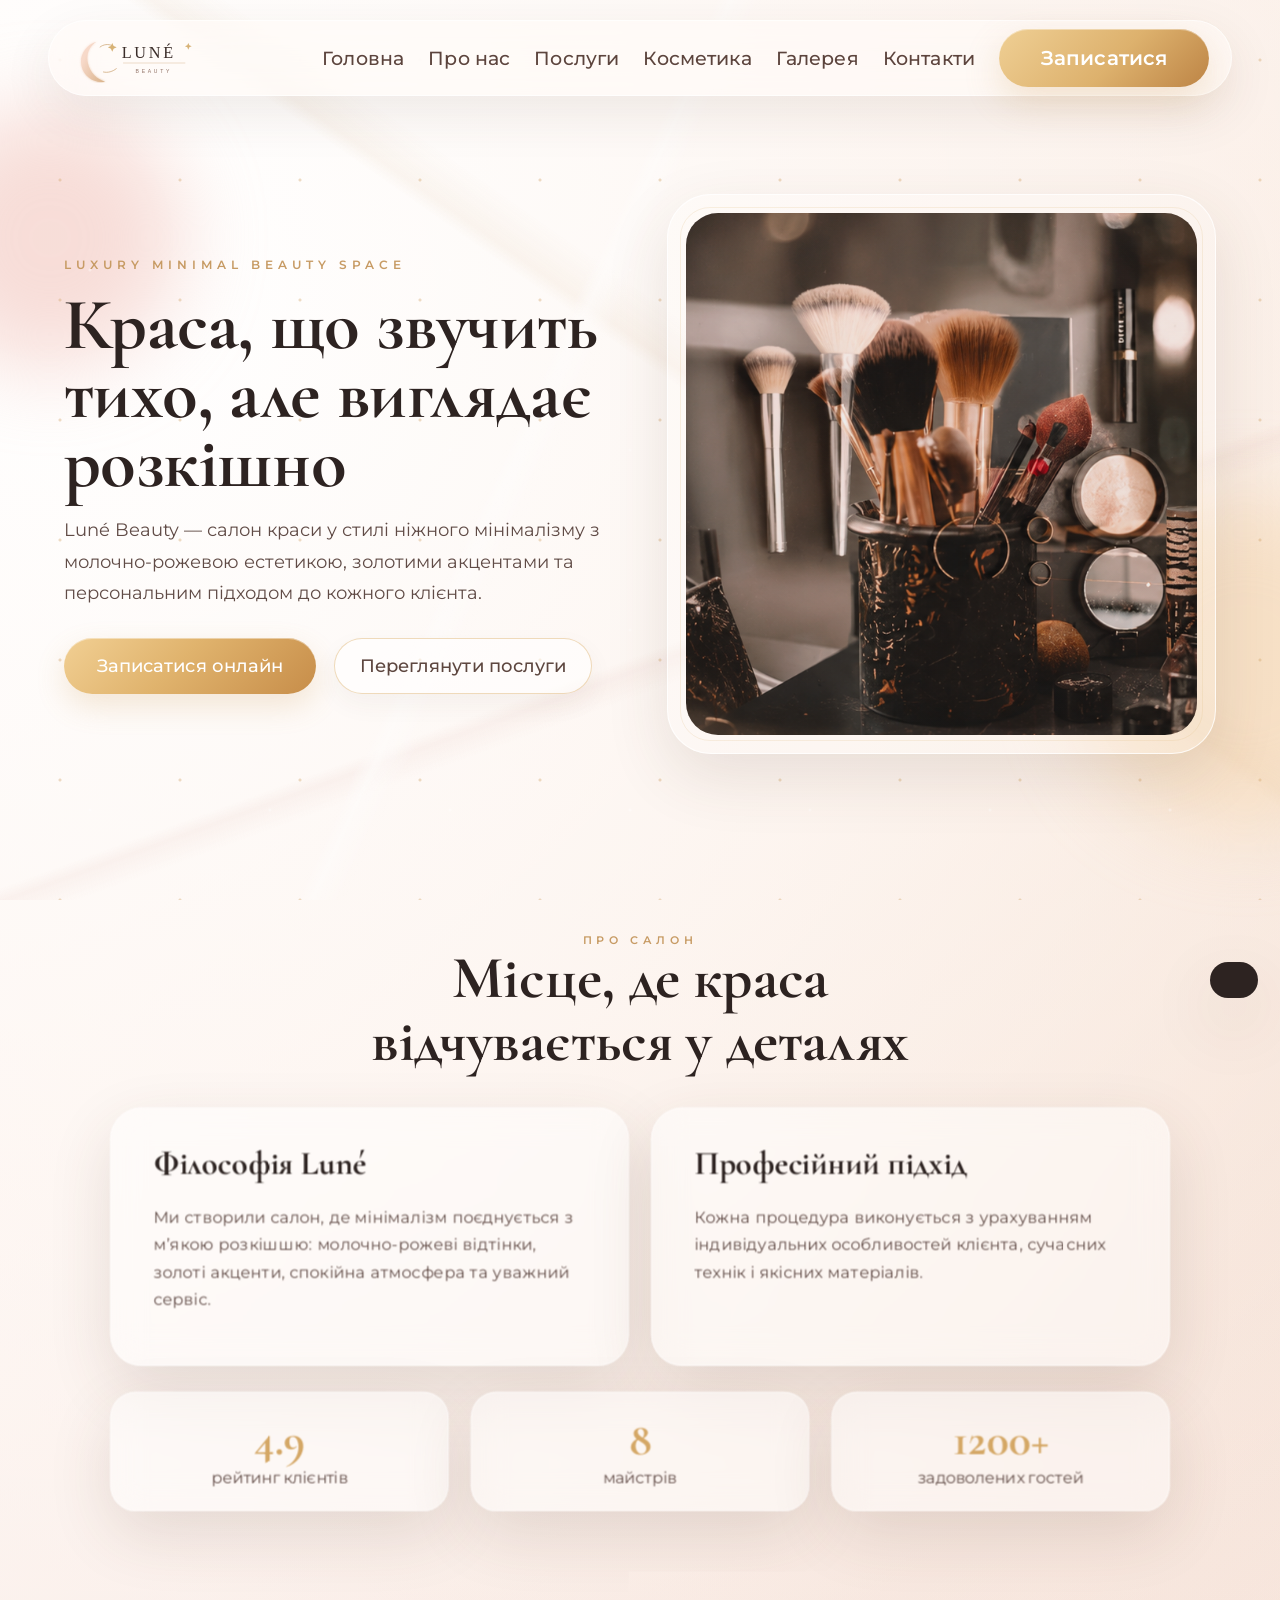
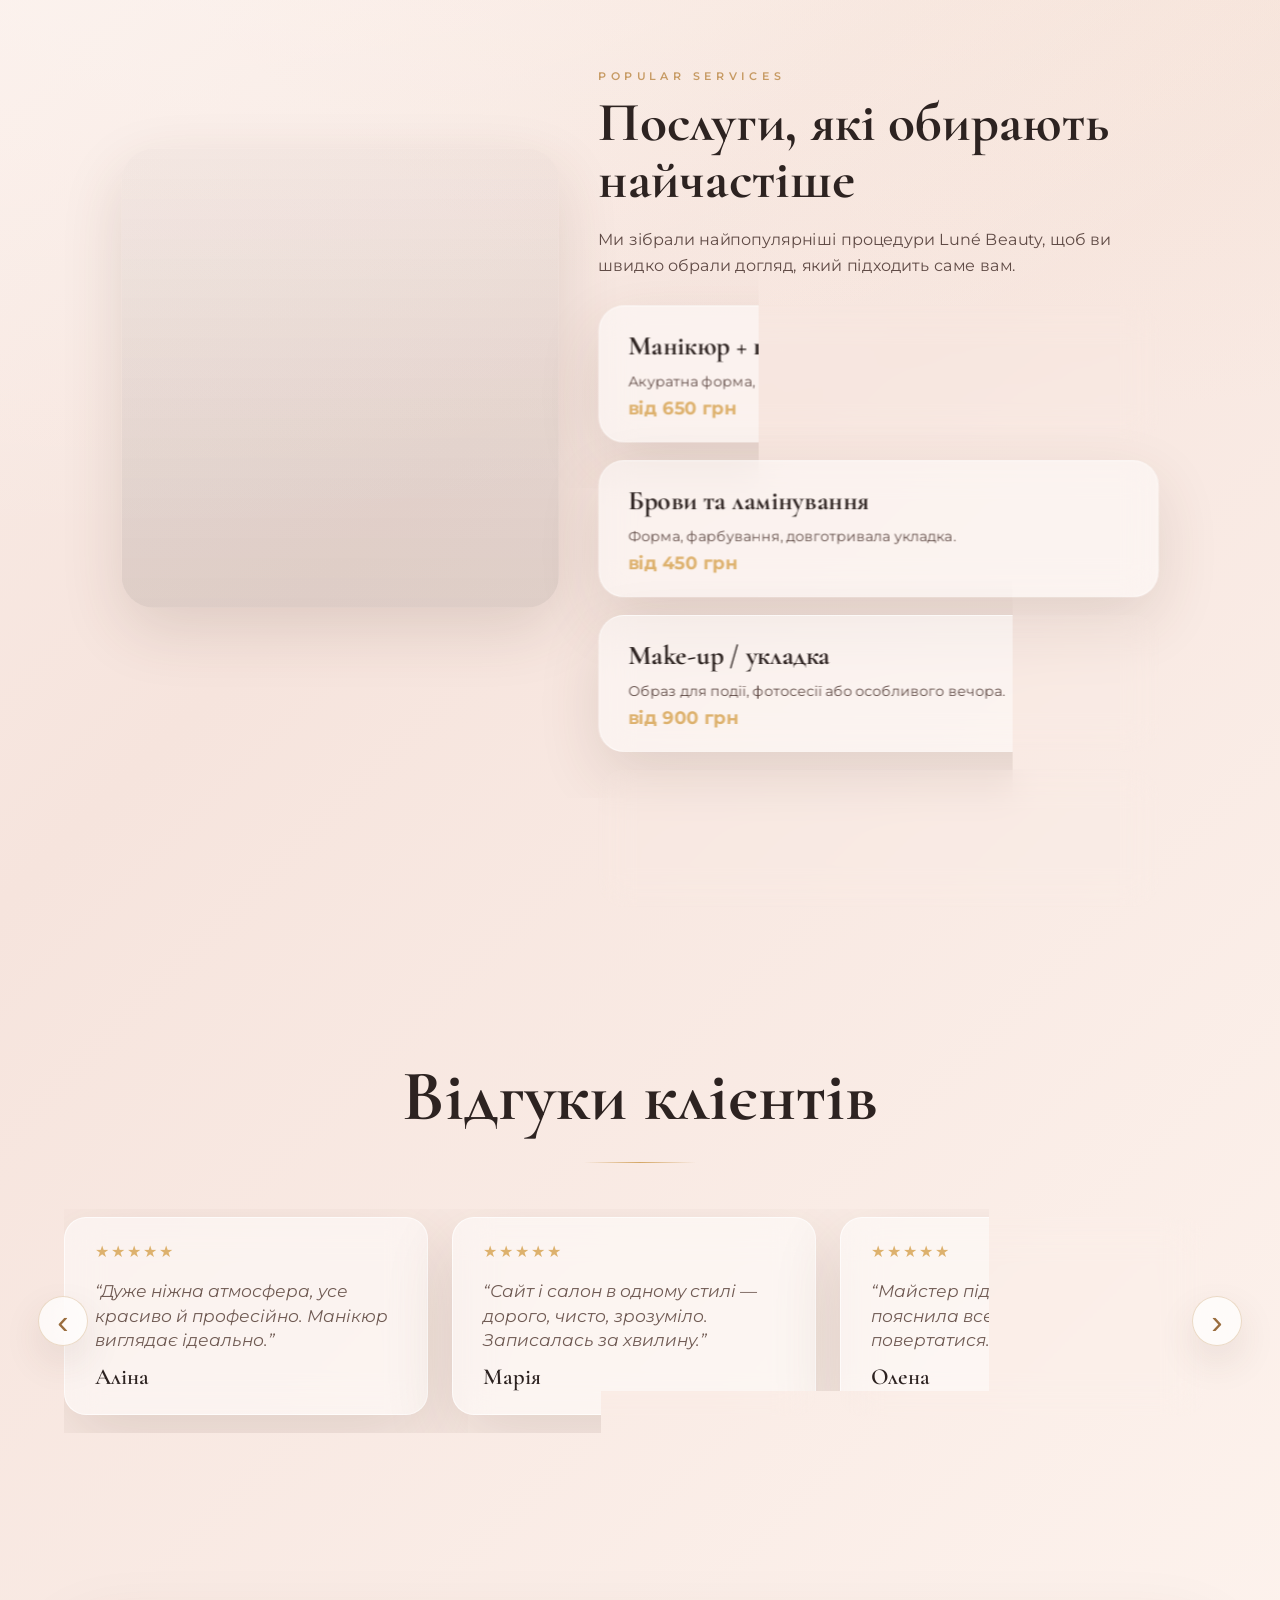
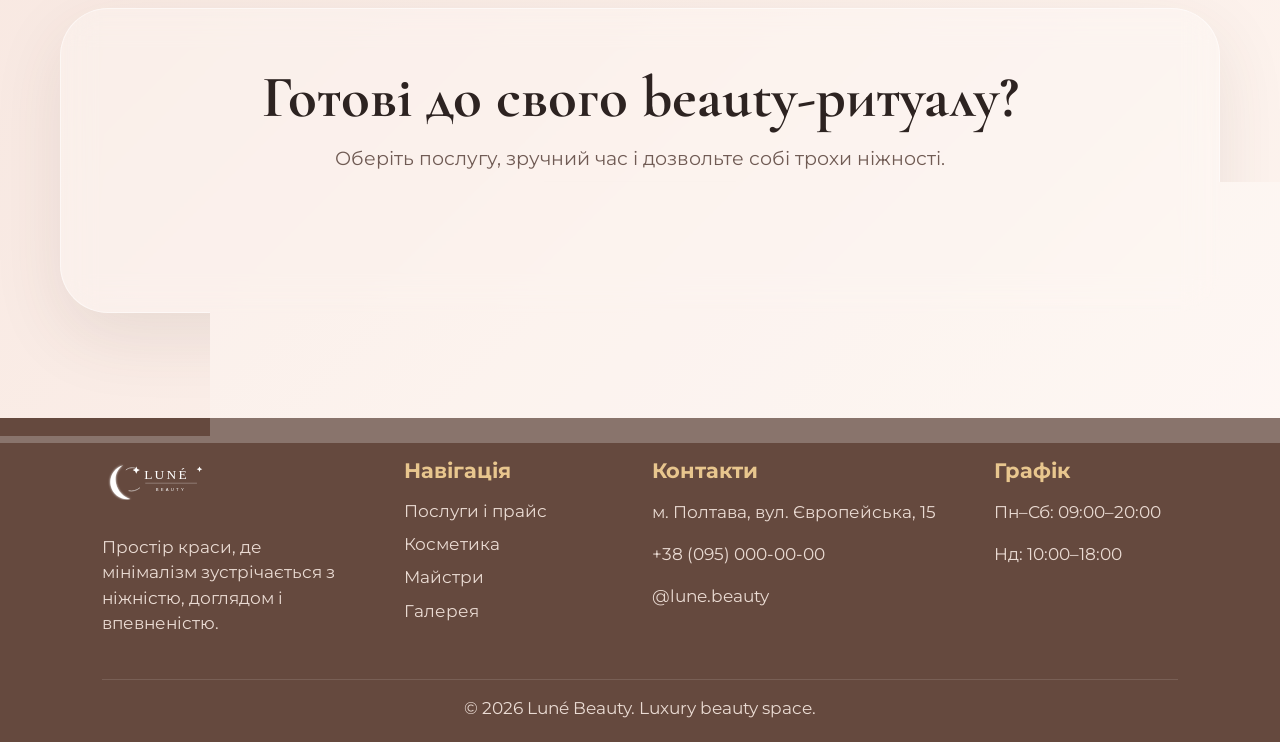
<file: index.html>
<!DOCTYPE html><html lang="uk"><head><meta charset="UTF-8"><meta name="viewport" content="width=device-width, initial-scale=1.0"><title>Luné Beauty — преміальний салон краси</title><link rel="stylesheet" href="style.css"></head><body><div class="marble"></div><div class="orb one"></div><div class="orb two"></div><div class="sparkles"></div><div class="cursor-glow"></div><div class="preloader">
  <div class="preloader-aura"></div>
  <div class="preloader-stars">
    <span></span><span></span><span></span><span></span><span></span>
  </div>
  <div class="preloader-box">
    <div class="preloader-moon-wrap">
      <img src="images/moon-icon.svg" alt="Luné moon">
    </div>
    <h2>LUNÉ BEAUTY</h2>
    <p>ПРОСТІР КРАСИ</p>
    <div class="preloader-line"><span></span></div>
  </div>
</div><header class="header">
  <a class="logo" href="index.html"><img src="images/logo.svg" alt="Luné Beauty"></a>
  <button class="menu-btn" aria-label="Відкрити меню"><span></span><span></span><span></span></button>
  <nav class="nav">
    <a href="index.html">Головна</a>
    <a href="about.html">Про нас</a>
    <a href="services.html">Послуги</a>
    <a href="cosmetics.html">Косметика</a>
    <a href="gallery.html">Галерея</a>
    <a href="contacts.html">Контакти</a>
    <a class="btn nav-book" href="booking.html">Записатися</a>
  </nav>
</header>
<main class="home-main">
  <section class="hero hero-final">
    <div class="hero-copy reveal">
      <span class="eyebrow">Luxury minimal beauty space</span>
      <h1>Краса, що звучить тихо, але виглядає розкішно</h1>
      <p>Luné Beauty — салон краси у стилі ніжного мінімалізму з молочно-рожевою естетикою, золотими акцентами та персональним підходом до кожного клієнта.</p>
      <div class="hero-actions">
        <a class="btn" href="booking.html">Записатися онлайн</a>
        <a class="btn ghost" href="services.html">Переглянути послуги</a>
      </div>
    </div>
    <div class="hero-card hero-slider reveal" aria-label="Слайд-шоу салону">
      <div class="hero-slide active s1"></div>
      <div class="hero-slide s2"></div>
      <div class="hero-slide s3"></div>
      <div class="hero-slide s4"></div>
      <div class="hero-slide s5"></div>
    </div>
  </section>

  <section class="section about-home">
    <div class="about-title reveal">
      <span class="eyebrow">Про салон</span>
      <h2>Місце, де краса<br>відчувається у деталях</h2>
    </div>
    <div class="about-cards">
      <article class="glass reveal">
        <h3>Філософія Luné</h3>
        <p>Ми створили салон, де мінімалізм поєднується з м’якою розкішшю: молочно-рожеві відтінки, золоті акценти, спокійна атмосфера та уважний сервіс.</p>
      </article>
      <article class="glass reveal">
        <h3>Професійний підхід</h3>
        <p>Кожна процедура виконується з урахуванням індивідуальних особливостей клієнта, сучасних технік і якісних матеріалів.</p>
      </article>
    </div>
    <div class="stats-row reveal">
      <div class="glass stat"><strong>4.9</strong><span>рейтинг клієнтів</span></div>
      <div class="glass stat"><strong>8</strong><span>майстрів</span></div>
      <div class="glass stat"><strong>1200+</strong><span>задоволених гостей</span></div>
    </div>
  </section>

  <section class="section services-home">
    <div class="services-photo reveal"></div>
    <div class="services-content reveal">
      <span class="eyebrow">Popular services</span>
      <h2>Послуги, які обирають найчастіше</h2>
      <p class="section-text">Ми зібрали найпопулярніші процедури Luné Beauty, щоб ви швидко обрали догляд, який підходить саме вам.</p>
      <div class="service-list">
        <article class="glass service-row"><h3>Манікюр + покриття</h3><p>Акуратна форма, догляд, гель-лак.</p><div class="price">від 650 грн</div></article>
        <article class="glass service-row"><h3>Брови та ламінування</h3><p>Форма, фарбування, довготривала укладка.</p><div class="price">від 450 грн</div></article>
        <article class="glass service-row"><h3>Make-up / укладка</h3><p>Образ для події, фотосесії або особливого вечора.</p><div class="price">від 900 грн</div></article>
        <article class="glass service-row"><h3>Догляд за обличчям</h3><p>Зволоження, масаж, делікатні процедури.</p><div class="price">від 800 грн</div></article>
      </div>
    </div>
  </section>

  <section class="section reviews-home">
    <div class="reviews-title reveal"><h2>Відгуки клієнтів</h2><span></span></div>
    <div class="reviews-wrap reveal">
      <button class="slider-btn prev" aria-label="Попередній відгук">‹</button>
      <div class="reviews-track">
        <article class="glass review-card"><div class="stars">★★★★★</div><p>“Дуже ніжна атмосфера, усе красиво й професійно. Манікюр виглядає ідеально.”</p><h3>Аліна</h3></article>
        <article class="glass review-card"><div class="stars">★★★★★</div><p>“Сайт і салон в одному стилі — дорого, чисто, зрозуміло. Записалась за хвилину.”</p><h3>Марія</h3></article>
        <article class="glass review-card"><div class="stars">★★★★★</div><p>“Майстер підібрала догляд, пояснила все спокійно. Хочеться повертатися.”</p><h3>Олена</h3></article>
        <article class="glass review-card"><div class="stars">★★★★★</div><p>“Дуже сподобалась атмосфера: тихо, світло, чисто й без зайвого шуму.”</p><h3>Анна</h3></article>
        <article class="glass review-card"><div class="stars">★★★★★</div><p>“Брови зробили дуже природно. Майстриня уважна й приємна у спілкуванні.”</p><h3>Софія</h3></article>
        <article class="glass review-card"><div class="stars">★★★★★</div><p>“Після догляду шкіра виглядає свіжою, а салон має неймовірно естетичний вигляд.”</p><h3>Катерина</h3></article>
        <article class="glass review-card"><div class="stars">★★★★★</div><p>“Усе дуже акуратно: від запису до самої процедури. Відчувається професійність.”</p><h3>Оксана</h3></article>
        <article class="glass review-card"><div class="stars">★★★★★</div><p>“Приємний сервіс, спокійна музика і красивий інтер’єр. Дуже комфортно.”</p><h3>Дарина</h3></article>
        <article class="glass review-card"><div class="stars">★★★★★</div><p>“Макіяж тримався весь вечір, виглядав ніжно і не перевантажував образ.”</p><h3>Ірина</h3></article>
        <article class="glass review-card"><div class="stars">★★★★★</div><p>“Люблю, коли все чисто, зрозуміло і красиво. Luné саме такий салон.”</p><h3>Юлія</h3></article>
      </div>
      <button class="slider-btn next" aria-label="Наступний відгук">›</button>
    </div>
  </section>

  <section class="section cta-home reveal">
    <h2>Готові до свого beauty-ритуалу?</h2>
    <p>Оберіть послугу, зручний час і дозвольте собі трохи ніжності.</p>
    <a class="btn" href="booking.html">Записатися онлайн</a>
  </section>
</main>
<footer class="footer">
  <div class="footer-grid">
    <div class="footer-brand">
      <img src="images/logo.svg" alt="Luné Beauty">
      <p>Простір краси, де мінімалізм зустрічається з ніжністю, доглядом і впевненістю.</p>
    </div>
    <div>
      <h3>Навігація</h3>
      <a href="services.html">Послуги і прайс</a>
      <a href="cosmetics.html">Косметика</a>
      <a href="about.html#masters">Майстри</a>
      <a href="gallery.html">Галерея</a>
    </div>
    <div>
      <h3>Контакти</h3>
      <p>м. Полтава, вул. Європейська, 15</p>
      <p>+38 (095) 000-00-00</p>
      <p>@lune.beauty</p>
    </div>
    <div>
      <h3>Графік</h3>
      <p>Пн–Сб: 09:00–20:00</p>
      <p>Нд: 10:00–18:00</p>
    </div>
  </div>
  <div class="footer-copy">© 2026 Luné Beauty. Luxury beauty space.</div>
</footer><div class="toast"></div><script src="script.js"></script></body></html>
</file>
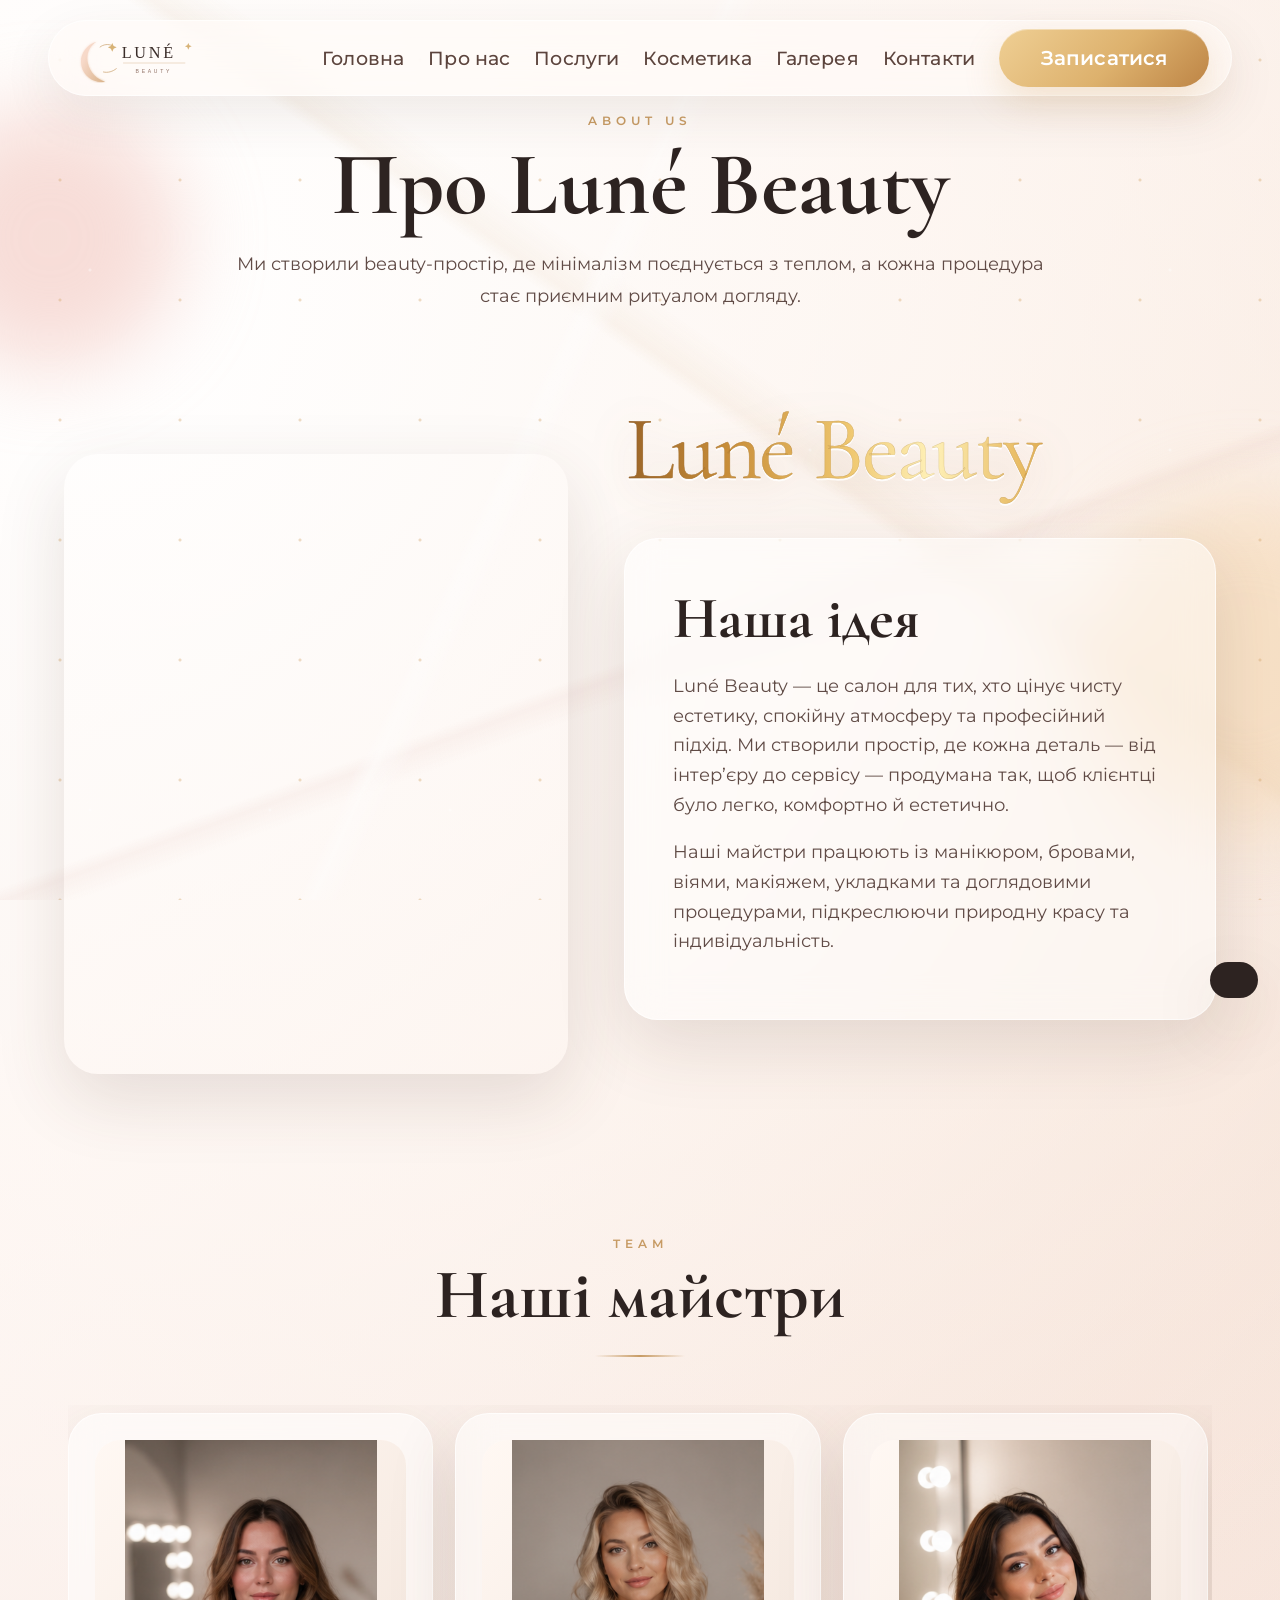
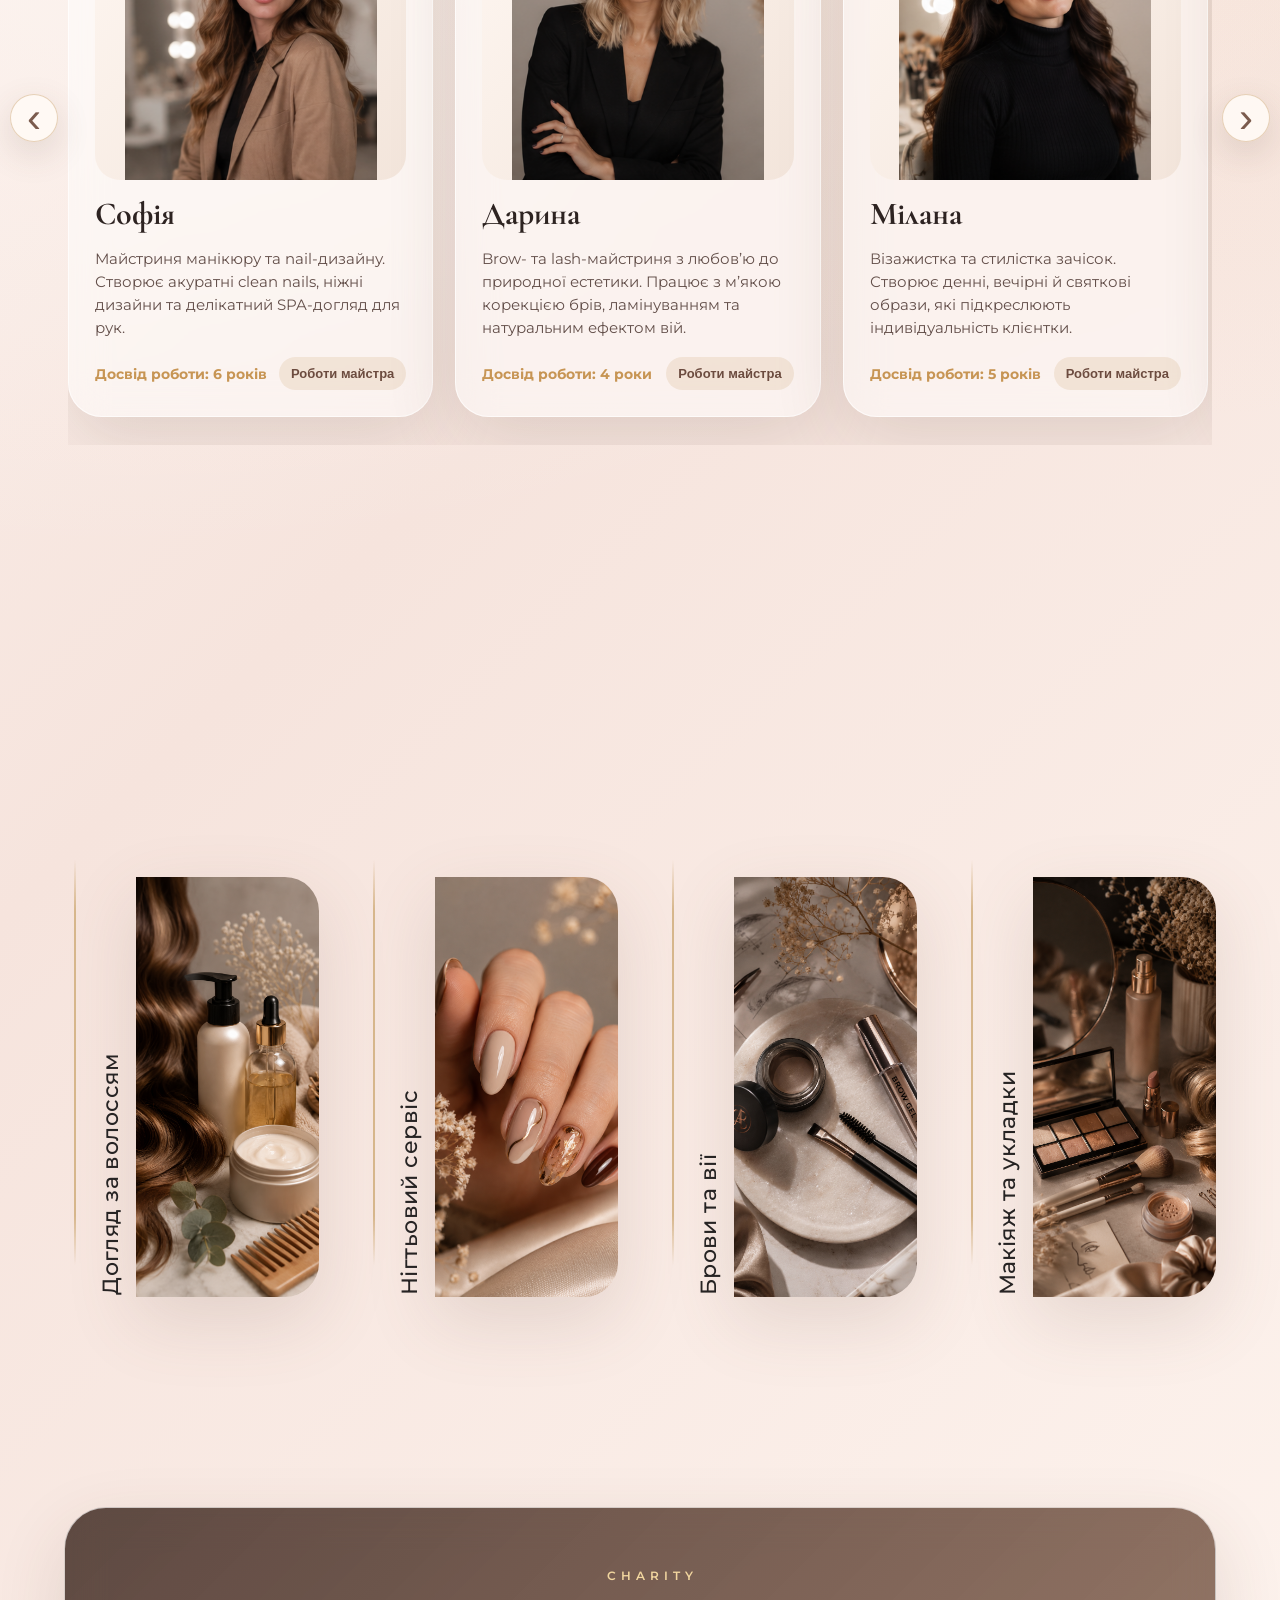
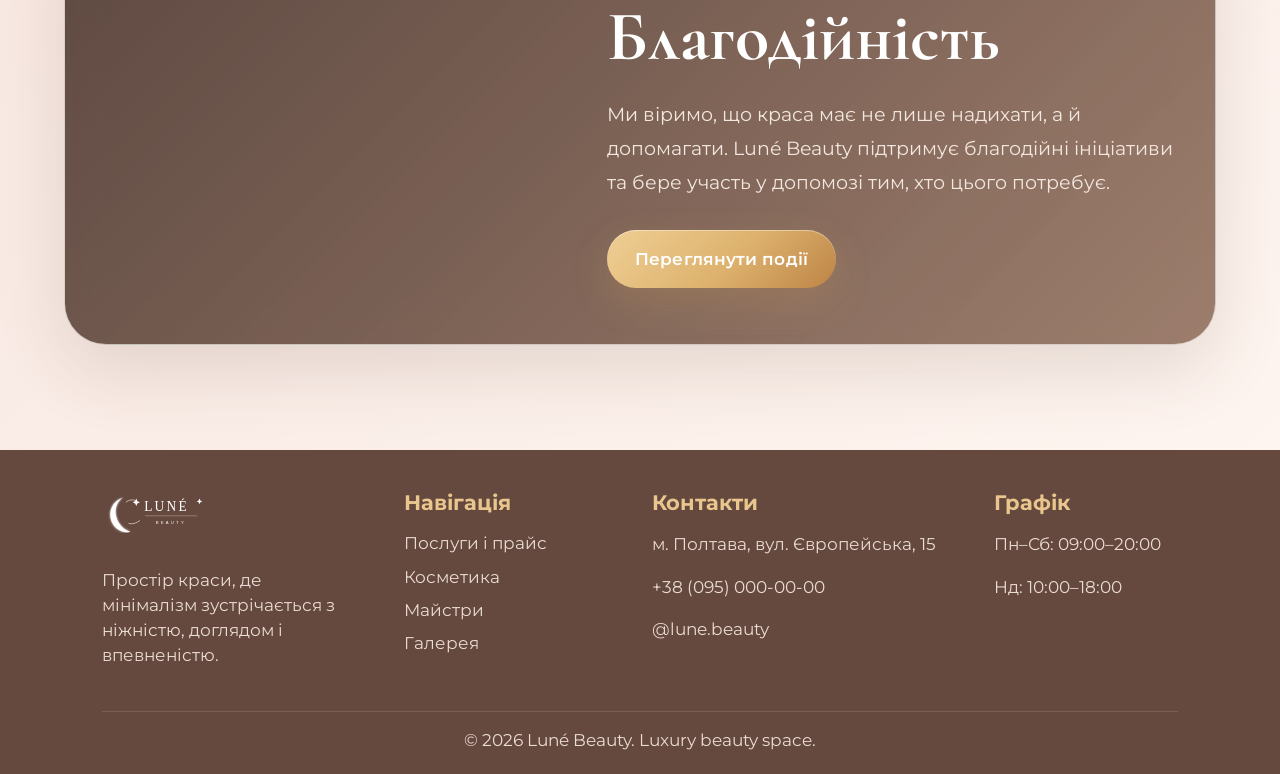
<file: about.html>
<!DOCTYPE html><html lang="uk"><head><meta charset="UTF-8"><meta name="viewport" content="width=device-width, initial-scale=1.0"><title>Про нас — Luné Beauty</title><link rel="stylesheet" href="style.css"></head><body>
</div><div class="marble"></div><div class="orb one"></div><div class="orb two"></div><div class="sparkles"></div><div class="cursor-glow"></div><header class="header">
  <a class="logo" href="index.html"><img src="images/logo.svg" alt="Luné Beauty"></a>
  <button class="menu-btn" aria-label="Відкрити меню"><span></span><span></span><span></span></button>
  <nav class="nav">
    <a href="index.html">Головна</a>
    <a href="about.html">Про нас</a>
    <a href="services.html">Послуги</a>
    <a href="cosmetics.html">Косметика</a>
    <a href="gallery.html">Галерея</a>
    <a href="contacts.html">Контакти</a>
    <a class="btn nav-book" href="booking.html">Записатися</a>
  </nav>
</header><main>
<section class="page-hero reveal about-hero about-hero-new">
  <span class="eyebrow">About us</span>
  <h1>Про Luné Beauty</h1>
  <p>Ми створили beauty-простір, де мінімалізм поєднується з теплом, а кожна процедура стає приємним ритуалом догляду.</p>
</section>
<section class="section about-story about-story-new">
  <div class="split about-split about-split-new">
    <div class="about-interior reveal"></div>
    <div class="about-idea-column reveal">
      <div class="lune-gradient about-logo-gradient">Luné Beauty</div>
      <div class="glass about-card">
        <h2>Наша ідея</h2>
        <p class="section-text">Luné Beauty — це салон для тих, хто цінує чисту естетику, спокійну атмосферу та професійний підхід. Ми створили простір, де кожна деталь — від інтер’єру до сервісу — продумана так, щоб клієнтці було легко, комфортно й естетично.</p>
        <p class="section-text">Наші майстри працюють із манікюром, бровами, віями, макіяжем, укладками та доглядовими процедурами, підкреслюючи природну красу та індивідуальність.</p>
      </div>
    </div>
  </div>
</section>
<section class="section masters-section masters-section-new" id="masters">
  <div class="section-head reveal masters-head"><div><span class="eyebrow">Team</span><h2>Наші майстри</h2><div class="mini-line"></div></div></div>
  <div class="masters-wrap reveal">
    <button class="master-arrow master-prev" type="button" aria-label="Попередні майстри">‹</button>
    <div class="masters-slider"><div class="masters-track"><div class="glass master-card">
<img class="master-photo" src="images/master-sofia.png" alt="Софія">
<h3>Софія</h3>
<p>Майстриня манікюру та nail-дизайну. Створює акуратні clean nails, ніжні дизайни та делікатний SPA-догляд для рук.</p>
<div class="master-bottom"><span>Досвід роботи: 6 років</span><button type="button">Роботи майстра</button></div>
<div class="works-popup"><div class="works-film"><img src="images/sofia-work-1.png" alt="Робота майстра Софія"><img src="images/sofia-work-2.png" alt="Робота майстра Софія"><img src="images/sofia-work-3.png" alt="Робота майстра Софія"><img src="images/sofia-work-4.png" alt="Робота майстра Софія"><img src="images/sofia-work-5.png" alt="Робота майстра Софія"><img src="images/sofia-work-6.png" alt="Робота майстра Софія"><img src="images/sofia-work-7.png" alt="Робота майстра Софія"><img src="images/sofia-work-8.png" alt="Робота майстра Софія"><img src="images/sofia-work-9.png" alt="Робота майстра Софія"><img src="images/sofia-work-10.png" alt="Робота майстра Софія"><img src="images/sofia-work-11.png" alt="Робота майстра Софія"><img src="images/sofia-work-12.png" alt="Робота майстра Софія"></div></div>
</div><div class="glass master-card">
<img class="master-photo" src="images/master-daryna.png" alt="Дарина">
<h3>Дарина</h3>
<p>Brow- та lash-майстриня з любов’ю до природної естетики. Працює з м’якою корекцією брів, ламінуванням та натуральним ефектом вій.</p>
<div class="master-bottom"><span>Досвід роботи: 4 роки</span><button type="button">Роботи майстра</button></div>
<div class="works-popup"><div class="works-film"><img src="images/daryna-work-1.png" alt="Робота майстра Дарина"><img src="images/daryna-work-2.png" alt="Робота майстра Дарина"><img src="images/daryna-work-3.png" alt="Робота майстра Дарина"><img src="images/daryna-work-4.png" alt="Робота майстра Дарина"><img src="images/daryna-work-5.png" alt="Робота майстра Дарина"><img src="images/daryna-work-6.png" alt="Робота майстра Дарина"><img src="images/daryna-work-7.png" alt="Робота майстра Дарина"><img src="images/daryna-work-8.png" alt="Робота майстра Дарина"><img src="images/daryna-work-9.png" alt="Робота майстра Дарина"><img src="images/daryna-work-10.png" alt="Робота майстра Дарина"></div></div>
</div><div class="glass master-card">
<img class="master-photo" src="images/master-milana.png" alt="Мілана">
<h3>Мілана</h3>
<p>Візажистка та стилістка зачісок. Створює денні, вечірні й святкові образи, які підкреслюють індивідуальність клієнтки.</p>
<div class="master-bottom"><span>Досвід роботи: 5 років</span><button type="button">Роботи майстра</button></div>
<div class="works-popup"><div class="works-film"><img src="images/milana-work-1.png" alt="Робота майстра Мілана"><img src="images/milana-work-2.png" alt="Робота майстра Мілана"><img src="images/milana-work-3.png" alt="Робота майстра Мілана"><img src="images/milana-work-4.png" alt="Робота майстра Мілана"><img src="images/milana-work-5.png" alt="Робота майстра Мілана"><img src="images/milana-work-6.png" alt="Робота майстра Мілана"><img src="images/milana-work-7.png" alt="Робота майстра Мілана"><img src="images/milana-work-8.png" alt="Робота майстра Мілана"><img src="images/milana-work-9.png" alt="Робота майстра Мілана"><img src="images/milana-work-10.png" alt="Робота майстра Мілана"></div></div>
</div><div class="glass master-card">
<img class="master-photo" src="images/master-anastasia.png" alt="Анастасія">
<h3>Анастасія</h3>
<p>Hair-стилістка та колористка. Працює з доглядом за волоссям, природними відтінками, локонами та гладкими укладками.</p>
<div class="master-bottom"><span>Досвід роботи: 7 років</span><button type="button">Роботи майстра</button></div>
<div class="works-popup"><div class="works-film"><img src="images/anastasia-work-1.png" alt="Робота майстра Анастасія"><img src="images/anastasia-work-2.png" alt="Робота майстра Анастасія"><img src="images/anastasia-work-3.png" alt="Робота майстра Анастасія"><img src="images/anastasia-work-4.png" alt="Робота майстра Анастасія"><img src="images/anastasia-work-5.png" alt="Робота майстра Анастасія"><img src="images/anastasia-work-6.png" alt="Робота майстра Анастасія"><img src="images/anastasia-work-7.png" alt="Робота майстра Анастасія"><img src="images/anastasia-work-8.png" alt="Робота майстра Анастасія"><img src="images/anastasia-work-9.png" alt="Робота майстра Анастасія"><img src="images/anastasia-work-10.png" alt="Робота майстра Анастасія"><img src="images/anastasia-work-11.png" alt="Робота майстра Анастасія"><img src="images/anastasia-work-12.png" alt="Робота майстра Анастасія"><img src="images/anastasia-work-13.png" alt="Робота майстра Анастасія"><img src="images/anastasia-work-14.png" alt="Робота майстра Анастасія"><img src="images/anastasia-work-15.png" alt="Робота майстра Анастасія"></div></div>
</div><div class="glass master-card">
<img class="master-photo" src="images/master-maria.png" alt="Марія">
<h3>Марія</h3>
<p>Косметологиня та beauty-консультантка. Підбирає доглядові процедури, що допомагають шкірі виглядати свіжою та доглянутою.</p>
<div class="master-bottom"><span>Досвід роботи: 3 роки</span><button type="button">Роботи майстра</button></div>
<div class="works-popup"><div class="works-film"><img src="images/maria-work-1.png" alt="Робота майстра Марія"><img src="images/maria-work-2.png" alt="Робота майстра Марія"><img src="images/maria-work-3.png" alt="Робота майстра Марія"><img src="images/maria-work-4.png" alt="Робота майстра Марія"><img src="images/maria-work-5.png" alt="Робота майстра Марія"><img src="images/maria-work-6.png" alt="Робота майстра Марія"><img src="images/maria-work-7.png" alt="Робота майстра Марія"><img src="images/maria-work-8.png" alt="Робота майстра Марія"><img src="images/maria-work-9.png" alt="Робота майстра Марія"><img src="images/maria-work-10.png" alt="Робота майстра Марія"><img src="images/maria-work-11.png" alt="Робота майстра Марія"><img src="images/maria-work-12.png" alt="Робота майстра Марія"><img src="images/maria-work-13.png" alt="Робота майстра Марія"><img src="images/maria-work-14.png" alt="Робота майстра Марія"><img src="images/maria-work-15.png" alt="Робота майстра Марія"></div></div>
</div><div class="glass master-card">
<img class="master-photo" src="images/master-alina.png" alt="Аліна">
<h3>Аліна</h3>
<p>Майстриня брів і макіяжу. Створює м’які образи, денний make-up та гармонійну форму брів без перевантаження.</p>
<div class="master-bottom"><span>Досвід роботи: 5 місяців</span><button type="button">Роботи майстра</button></div>
<div class="works-popup"><div class="works-film"><img src="images/alina-work-1.png" alt="Робота майстра Аліна"><img src="images/alina-work-2.png" alt="Робота майстра Аліна"><img src="images/alina-work-3.png" alt="Робота майстра Аліна"><img src="images/alina-work-4.png" alt="Робота майстра Аліна"><img src="images/alina-work-5.png" alt="Робота майстра Аліна"><img src="images/alina-work-6.png" alt="Робота майстра Аліна"><img src="images/alina-work-7.png" alt="Робота майстра Аліна"><img src="images/alina-work-8.png" alt="Робота майстра Аліна"><img src="images/alina-work-9.png" alt="Робота майстра Аліна"><img src="images/alina-work-10.png" alt="Робота майстра Аліна"><img src="images/alina-work-11.png" alt="Робота майстра Аліна"><img src="images/alina-work-12.png" alt="Робота майстра Аліна"><img src="images/alina-work-13.png" alt="Робота майстра Аліна"><img src="images/alina-work-14.png" alt="Робота майстра Аліна"><img src="images/alina-work-15.png" alt="Робота майстра Аліна"></div></div>
</div><div class="glass master-card">
<img class="master-photo" src="images/master-yeva.png" alt="Єва">
<h3>Єва</h3>
<p>Lash-майстриня та спеціалістка з брів. Обирає техніки, які виглядають натурально, легко й комфортно в щоденному житті.</p>
<div class="master-bottom"><span>Досвід роботи: 2 роки</span><button type="button">Роботи майстра</button></div>
<div class="works-popup"><div class="works-film"><img src="images/eva-work-1.png" alt="Робота майстра Єва"><img src="images/eva-work-2.png" alt="Робота майстра Єва"><img src="images/eva-work-3.png" alt="Робота майстра Єва"><img src="images/eva-work-4.png" alt="Робота майстра Єва"><img src="images/eva-work-5.png" alt="Робота майстра Єва"><img src="images/eva-work-6.png" alt="Робота майстра Єва"><img src="images/eva-work-7.png" alt="Робота майстра Єва"><img src="images/eva-work-8.png" alt="Робота майстра Єва"><img src="images/eva-work-9.png" alt="Робота майстра Єва"><img src="images/eva-work-10.png" alt="Робота майстра Єва"><img src="images/eva-work-11.png" alt="Робота майстра Єва"><img src="images/eva-work-12.png" alt="Робота майстра Єва"><img src="images/eva-work-13.png" alt="Робота майстра Єва"><img src="images/eva-work-14.png" alt="Робота майстра Єва"><img src="images/eva-work-15.png" alt="Робота майстра Єва"></div></div>
</div><div class="glass master-card">
<img class="master-photo" src="images/master-emilia.png" alt="Емілія">
<h3>Емілія</h3>
<p>Стилістка зачісок та весільних образів. Працює з об’ємними укладками, хвилями та ніжними святковими деталями.</p>
<div class="master-bottom"><span>Досвід роботи: 6 років</span><button type="button">Роботи майстра</button></div>
<div class="works-popup"><div class="works-film"><img src="images/emilia-work-1.png" alt="Робота майстра Емілія"><img src="images/emilia-work-2.png" alt="Робота майстра Емілія"><img src="images/emilia-work-3.png" alt="Робота майстра Емілія"><img src="images/emilia-work-4.png" alt="Робота майстра Емілія"><img src="images/emilia-work-5.png" alt="Робота майстра Емілія"><img src="images/emilia-work-6.png" alt="Робота майстра Емілія"><img src="images/emilia-work-7.png" alt="Робота майстра Емілія"><img src="images/emilia-work-8.png" alt="Робота майстра Емілія"><img src="images/emilia-work-9.png" alt="Робота майстра Емілія"><img src="images/emilia-work-10.png" alt="Робота майстра Емілія"><img src="images/emilia-work-11.png" alt="Робота майстра Емілія"><img src="images/emilia-work-12.png" alt="Робота майстра Емілія"><img src="images/emilia-work-13.png" alt="Робота майстра Емілія"><img src="images/emilia-work-14.png" alt="Робота майстра Емілія"><img src="images/emilia-work-15.png" alt="Робота майстра Емілія"></div></div>
</div></div></div>
    <div class="master-global-gallery" aria-hidden="true"><button class="gallery-close" type="button" aria-label="Закрити роботи">×</button><button class="gallery-nav gallery-left" type="button" aria-label="Листати назад">‹</button><div class="master-global-film"></div><button class="gallery-nav gallery-right" type="button" aria-label="Листати вперед">›</button></div>
    <button class="master-arrow master-next" type="button" aria-label="Наступні майстри">›</button>
  </div>
</section>
<section class="section services-nav-section services-nav-new">
  <div class="section-head reveal"><div><span class="eyebrow">Services</span><h2>Послуги салону</h2></div></div>
  <div class="salon-service-list reveal">
    <a href="services.html#hair-care" class="salon-service-item"><span class="service-vertical-line"></span><span class="service-vertical-text">Догляд за волоссям</span><img src="images/hair-service-card.png" alt="Догляд за волоссям"></a>
    <a href="services.html#manicure" class="salon-service-item"><span class="service-vertical-line"></span><span class="service-vertical-text">Нігтьовий сервіс</span><img src="images/nails-service-card.png" alt="Нігтьовий сервіс"></a>
    <a href="services.html#brows" class="salon-service-item"><span class="service-vertical-line"></span><span class="service-vertical-text">Брови та вії</span><img src="images/brows-lashes-service-card.png" alt="Брови та вії"></a>
    <a href="services.html#makeup-day" class="salon-service-item"><span class="service-vertical-line"></span><span class="service-vertical-text">Макіяж та укладки</span><img src="images/makeup-styling-service-card.png" alt="Макіяж та укладки"></a>
  </div>
</section>
<section class="section charity-section charity-section-new">
  <div class="glass charity-card reveal">
    <div class="charity-image"></div>
    <div class="charity-content"><span class="eyebrow">Charity</span><h2>Благодійність</h2><p>Ми віримо, що краса має не лише надихати, а й допомагати. Luné Beauty підтримує благодійні ініціативи та бере участь у допомозі тим, хто цього потребує.</p><a class="btn" href="charity.html">Переглянути події</a></div>
  </div>
</section>
</main><footer class="footer">
  <div class="footer-grid">
    <div class="footer-brand">
      <img src="images/logo.svg" alt="Luné Beauty">
      <p>Простір краси, де мінімалізм зустрічається з ніжністю, доглядом і впевненістю.</p>
    </div>
    <div>
      <h3>Навігація</h3>
      <a href="services.html">Послуги і прайс</a>
      <a href="cosmetics.html">Косметика</a>
      <a href="about.html#masters">Майстри</a>
      <a href="gallery.html">Галерея</a>
    </div>
    <div>
      <h3>Контакти</h3>
      <p>м. Полтава, вул. Європейська, 15</p>
      <p>+38 (095) 000-00-00</p>
      <p>@lune.beauty</p>
    </div>
    <div>
      <h3>Графік</h3>
      <p>Пн–Сб: 09:00–20:00</p>
      <p>Нд: 10:00–18:00</p>
    </div>
  </div>
  <div class="footer-copy">© 2026 Luné Beauty. Luxury beauty space.</div>
</footer><div class="toast"></div><script src="script.js"></script></body></html>
</file>
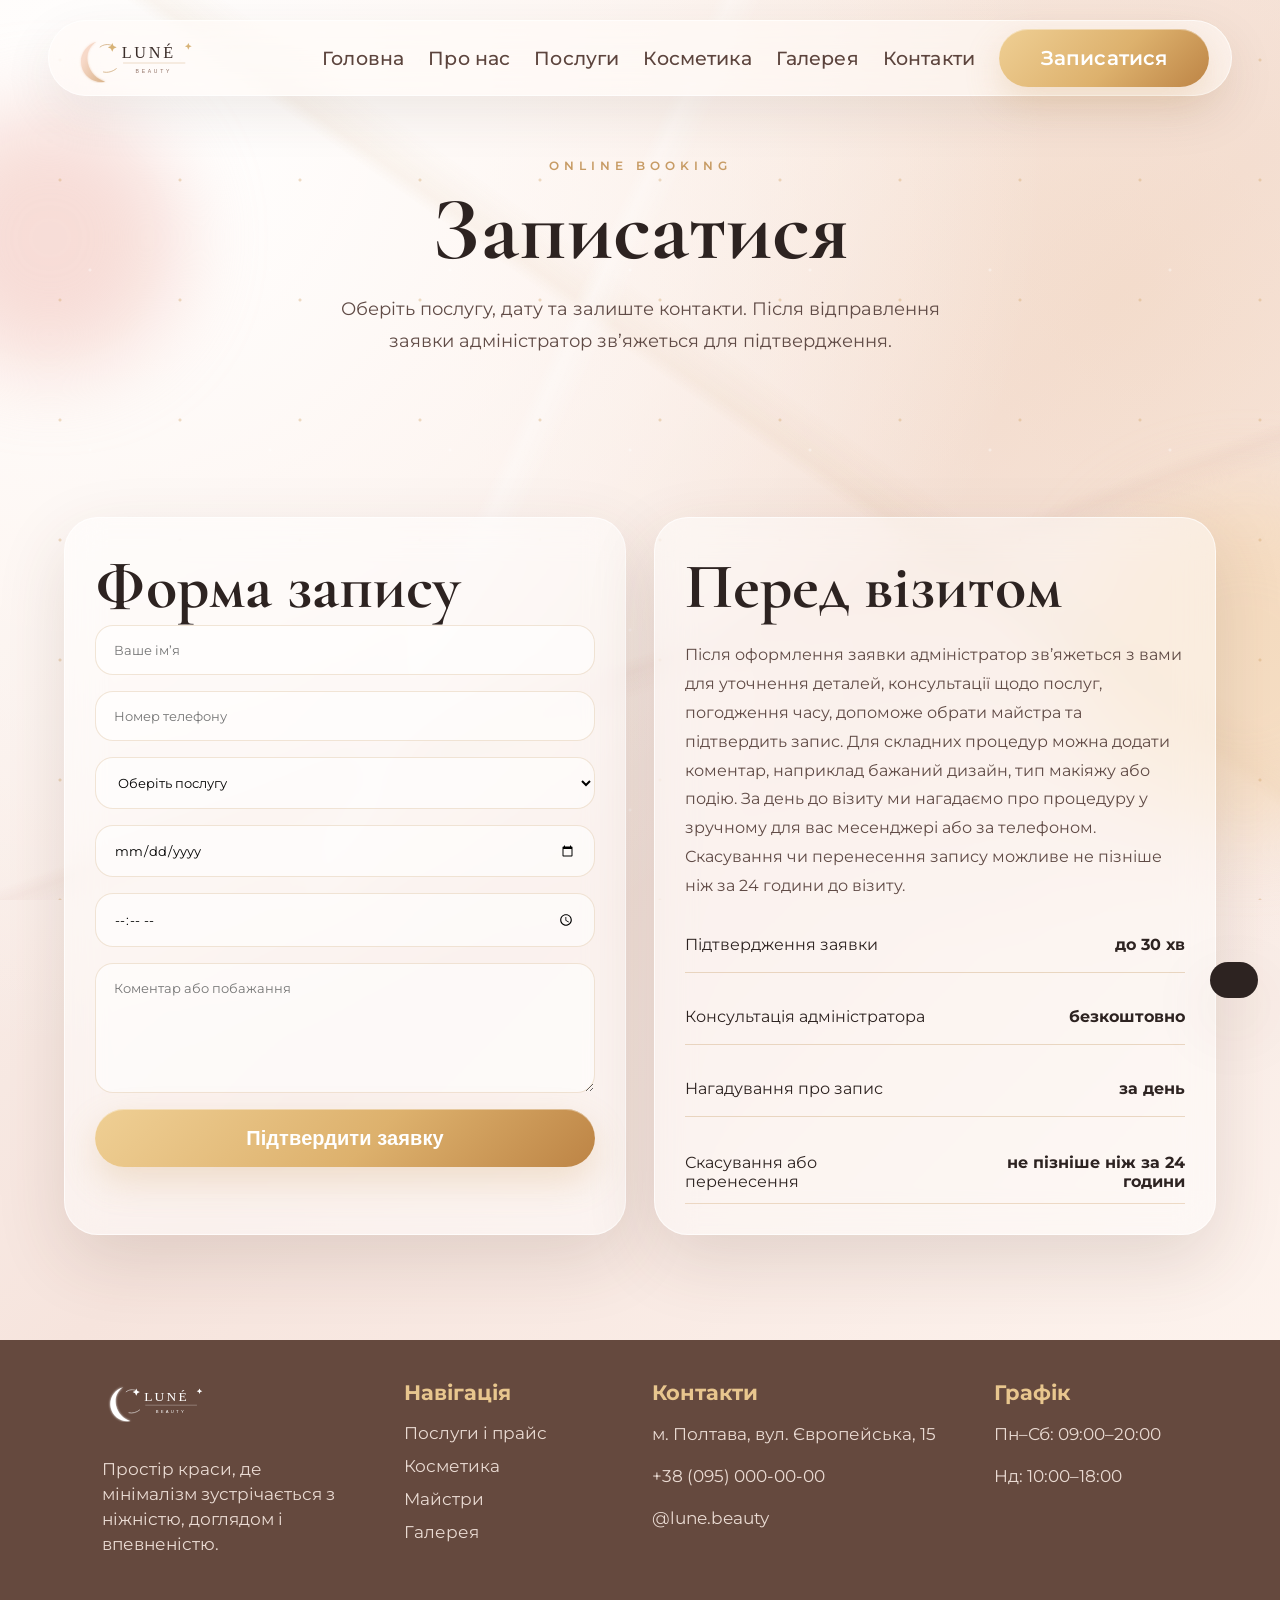
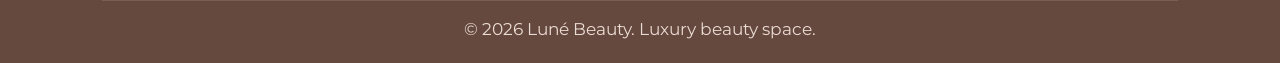
<file: booking.html>
<!DOCTYPE html><html lang="uk"><head><meta charset="UTF-8"><meta name="viewport" content="width=device-width, initial-scale=1.0"><title>Записатися — Luné Beauty</title><link rel="stylesheet" href="style.css"></head><body><div class="preloader">
  <div class="preloader-aura"></div>
  <div class="preloader-stars">
    <span></span><span></span><span></span><span></span><span></span>
  </div>
  <div class="preloader-box">
    <div class="preloader-moon-wrap">
      <img src="images/moon-icon.svg" alt="Luné moon">
    </div>
    <h2>LUNÉ BEAUTY</h2>
    <p>ПРОСТІР КРАСИ</p>
    <div class="preloader-line"><span></span></div>
  </div>
</div><div class="marble"></div><div class="orb one"></div><div class="orb two"></div><div class="sparkles"></div><div class="cursor-glow"></div><header class="header">
  <a class="logo" href="index.html"><img src="images/logo.svg" alt="Luné Beauty"></a>
  <button class="menu-btn" aria-label="Відкрити меню"><span></span><span></span><span></span></button>
  <nav class="nav">
    <a href="index.html">Головна</a>
    <a href="about.html">Про нас</a>
    <a href="services.html">Послуги</a>
    <a href="cosmetics.html">Косметика</a>
    <a href="gallery.html">Галерея</a>
    <a href="contacts.html">Контакти</a>
    <a class="btn nav-book" href="booking.html">Записатися</a>
  </nav>
</header><main><section class="page-hero reveal"><span class="eyebrow">Online booking</span><h1>Записатися</h1><p>Оберіть послугу, дату та залиште контакти. Після відправлення заявки адміністратор зв’яжеться для підтвердження.</p></section><section class="section"><div class="contact-box"><div class="glass reveal"><h2>Форма запису</h2><form class="form"><input required placeholder="Ваше ім’я"><input required type="tel" placeholder="Номер телефону"><select required><option value="">Оберіть послугу</option><option>Манікюр</option><option>Брови / вії</option><option>Макіяж</option><option>Укладка</option><option>Догляд за обличчям</option></select><input required type="date"><input type="time"><textarea placeholder="Коментар або побажання"></textarea><button class="btn" type="submit">Підтвердити заявку</button></form></div><div class="glass reveal"><h2>Перед візитом</h2><p class="section-text">Після оформлення заявки адміністратор зв’яжеться з вами для уточнення деталей, консультації щодо послуг, погодження часу, допоможе обрати майстра та підтвердить запис. Для складних процедур можна додати коментар, наприклад бажаний дизайн, тип макіяжу або подію. За день до візиту ми нагадаємо про процедуру у зручному для вас месенджері або за телефоном. Скасування чи перенесення запису можливе не пізніше ніж за 24 години до візиту.</p><div class="price-list"><div class="price-row"><span>Підтвердження заявки</span><b>до 30 хв</b></div><div class="price-row"><span>Консультація адміністратора</span><b>безкоштовно</b></div><div class="price-row"><span>Нагадування про запис</span><b>за день</b></div>
<div class="booking-rule-row"><span>Скасування або перенесення</span><strong>не пізніше ніж за 24 години</strong></div></div></div></div></section></main><footer class="footer">
  <div class="footer-grid">
    <div class="footer-brand">
      <img src="images/logo.svg" alt="Luné Beauty">
      <p>Простір краси, де мінімалізм зустрічається з ніжністю, доглядом і впевненістю.</p>
    </div>
    <div>
      <h3>Навігація</h3>
      <a href="services.html">Послуги і прайс</a>
      <a href="cosmetics.html">Косметика</a>
      <a href="about.html#masters">Майстри</a>
      <a href="gallery.html">Галерея</a>
    </div>
    <div>
      <h3>Контакти</h3>
      <p>м. Полтава, вул. Європейська, 15</p>
      <p>+38 (095) 000-00-00</p>
      <p>@lune.beauty</p>
    </div>
    <div>
      <h3>Графік</h3>
      <p>Пн–Сб: 09:00–20:00</p>
      <p>Нд: 10:00–18:00</p>
    </div>
  </div>
  <div class="footer-copy">© 2026 Luné Beauty. Luxury beauty space.</div>
</footer><div class="toast"></div><script src="script.js"></script></body></html>
</file>
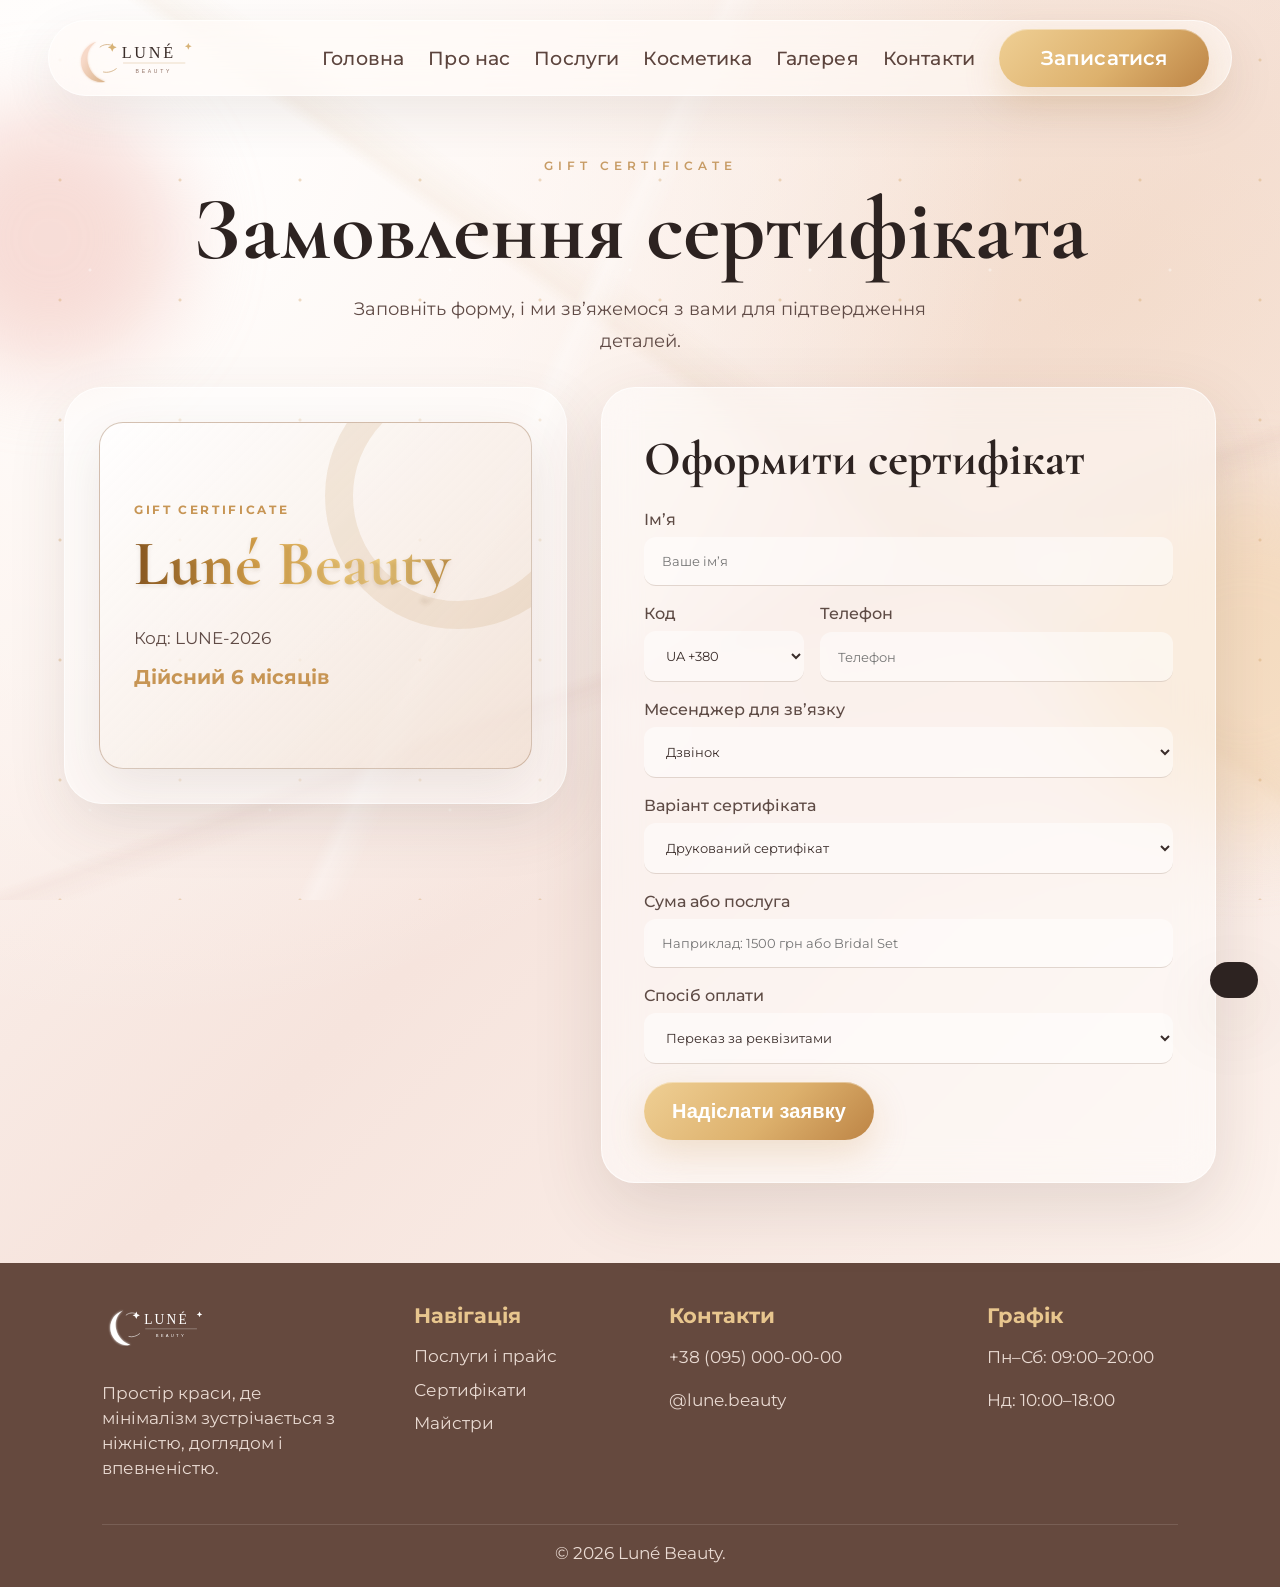
<file: certificate.html>
<!DOCTYPE html><html lang="uk"><head><meta charset="UTF-8"><meta name="viewport" content="width=device-width, initial-scale=1.0"><title>Сертифікат — Luné Beauty</title><link rel="stylesheet" href="style.css"></head><body><div class="preloader">
  <div class="preloader-aura"></div>
  <div class="preloader-stars">
    <span></span><span></span><span></span><span></span><span></span>
  </div>
  <div class="preloader-box">
    <div class="preloader-moon-wrap">
      <img src="images/moon-icon.svg" alt="Luné moon">
    </div>
    <h2>LUNÉ BEAUTY</h2>
    <p>ПРОСТІР КРАСИ</p>
    <div class="preloader-line"><span></span></div>
  </div>
</div><div class="marble"></div><div class="orb one"></div><div class="orb two"></div><div class="sparkles"></div><div class="cursor-glow"></div><header class="header"><a class="logo" href="index.html"><img src="images/logo.svg" alt="Luné Beauty"></a><button class="menu-btn" aria-label="Відкрити меню"><span></span><span></span><span></span></button><nav class="nav"><a href="index.html">Головна</a><a href="about.html">Про нас</a><a href="services.html">Послуги</a><a href="cosmetics.html">Косметика</a><a href="gallery.html">Галерея</a><a href="contacts.html">Контакти</a><a class="btn nav-book" href="booking.html">Записатися</a></nav></header><main class="certificate-page"><section class="page-hero reveal"><span class="eyebrow">Gift certificate</span><h1>Замовлення сертифіката</h1><p>Заповніть форму, і ми зв’яжемося з вами для підтвердження деталей.</p></section><section class="cert-order-section"><div class="cert-big-preview reveal"><div class="cert-card large"><span>gift certificate</span><h2>Luné Beauty</h2><p>Код: LUNE-2026</p><small>Дійсний 6 місяців</small></div></div><form class="glass cert-form reveal"><h2>Оформити сертифікат</h2><label>Ім’я<input type="text" placeholder="Ваше ім’я"></label><div class="form-two"><label>Код<select><option>UA +380</option><option>PL +48</option></select></label><label>Телефон<input type="tel" placeholder="Телефон"></label></div><label>Месенджер для зв’язку<select><option>Дзвінок</option><option>Viber</option><option>Telegram</option></select></label><label>Варіант сертифіката<select><option>Друкований сертифікат</option><option>Електронний сертифікат</option><option>Сертифікат на конкретну процедуру</option></select></label><label>Сума або послуга<input type="text" placeholder="Наприклад: 1500 грн або Bridal Set"></label><label>Спосіб оплати<select><option>Переказ за реквізитами</option><option>Банківською карткою при отриманні</option><option>Оплата в салоні</option></select></label><button class="btn" type="button" onclick="showToast('Заявку на сертифікат збережено ✓')">Надіслати заявку</button></form></section></main><footer class="footer"><div class="footer-grid"><div class="footer-brand"><img src="images/logo.svg" alt="Luné Beauty"><p>Простір краси, де мінімалізм зустрічається з ніжністю, доглядом і впевненістю.</p></div><div><h3>Навігація</h3><a href="services.html">Послуги і прайс</a><a href="certificate.html">Сертифікати</a><a href="about.html#masters">Майстри</a></div><div><h3>Контакти</h3><p>+38 (095) 000-00-00</p><p>@lune.beauty</p></div><div><h3>Графік</h3><p>Пн–Сб: 09:00–20:00</p><p>Нд: 10:00–18:00</p></div></div><div class="footer-copy">© 2026 Luné Beauty.</div></footer><div class="toast"></div><script src="script.js"></script></body></html>
</file>
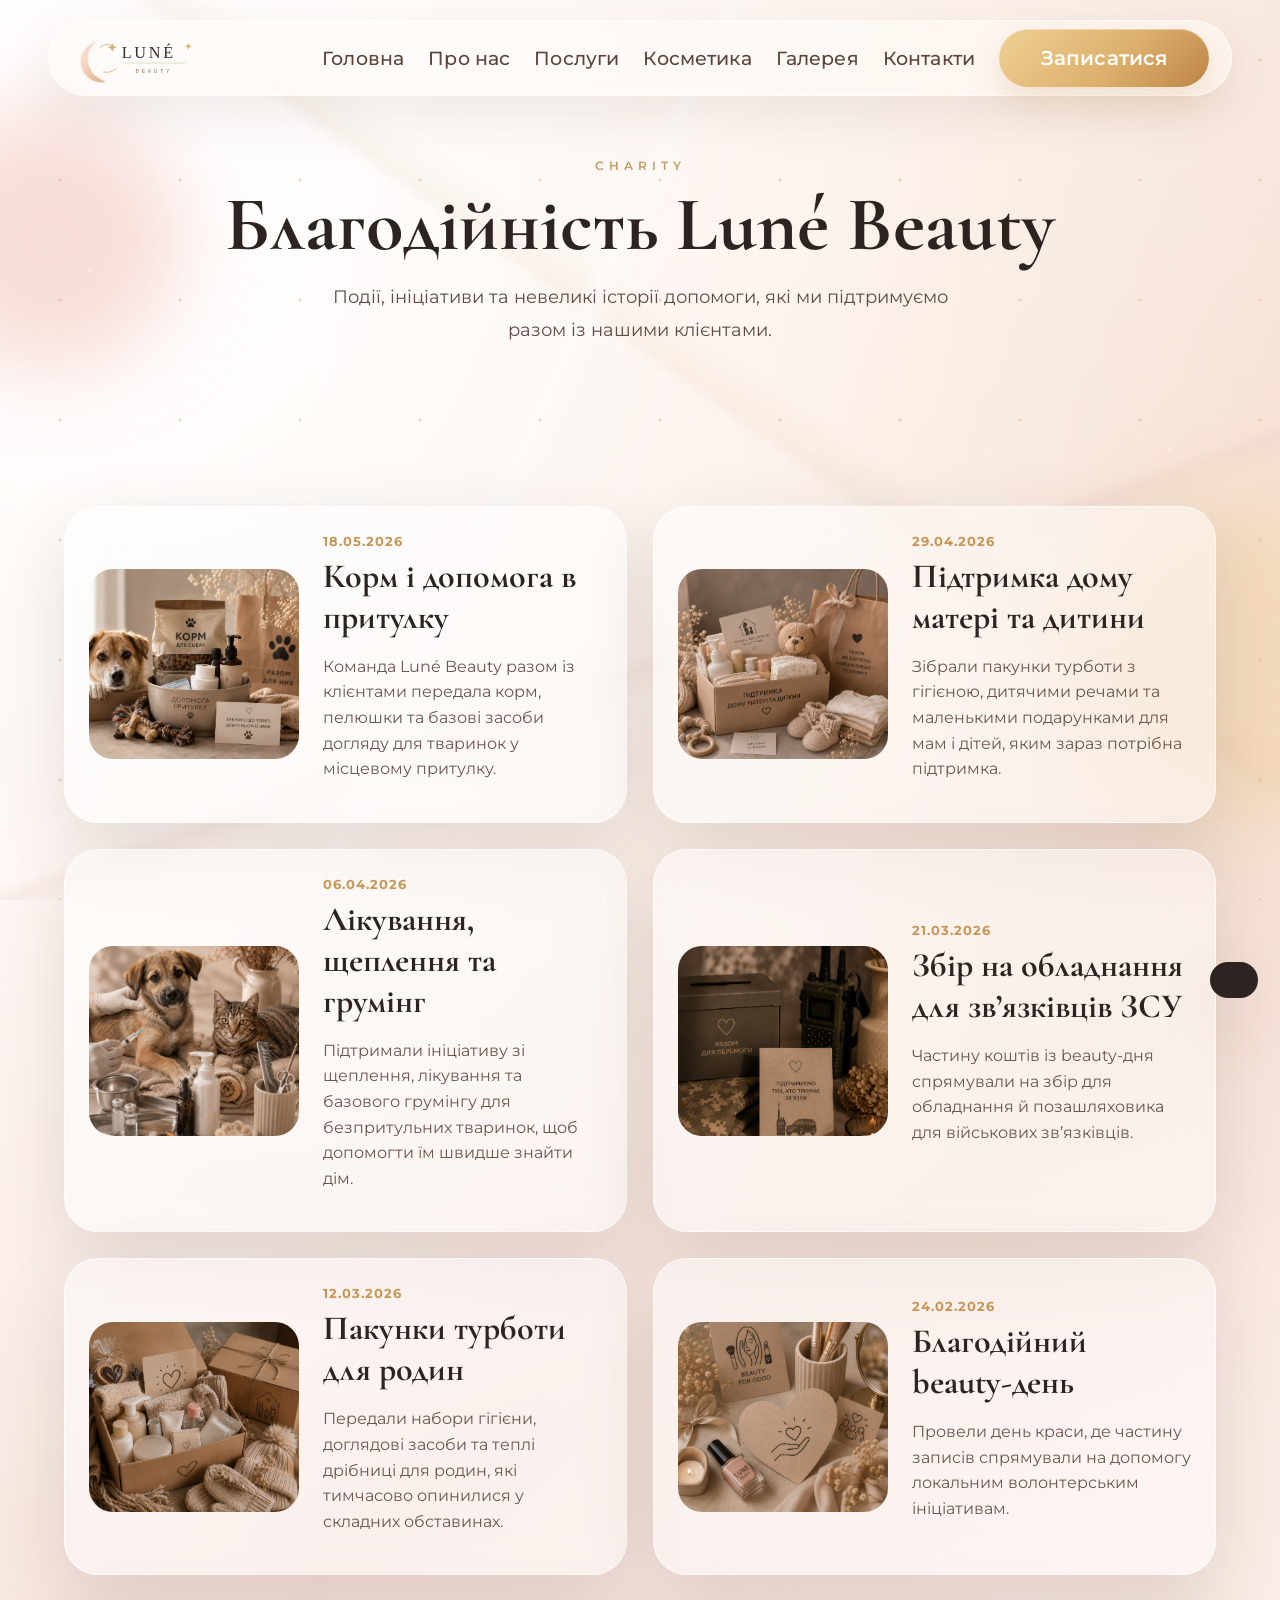
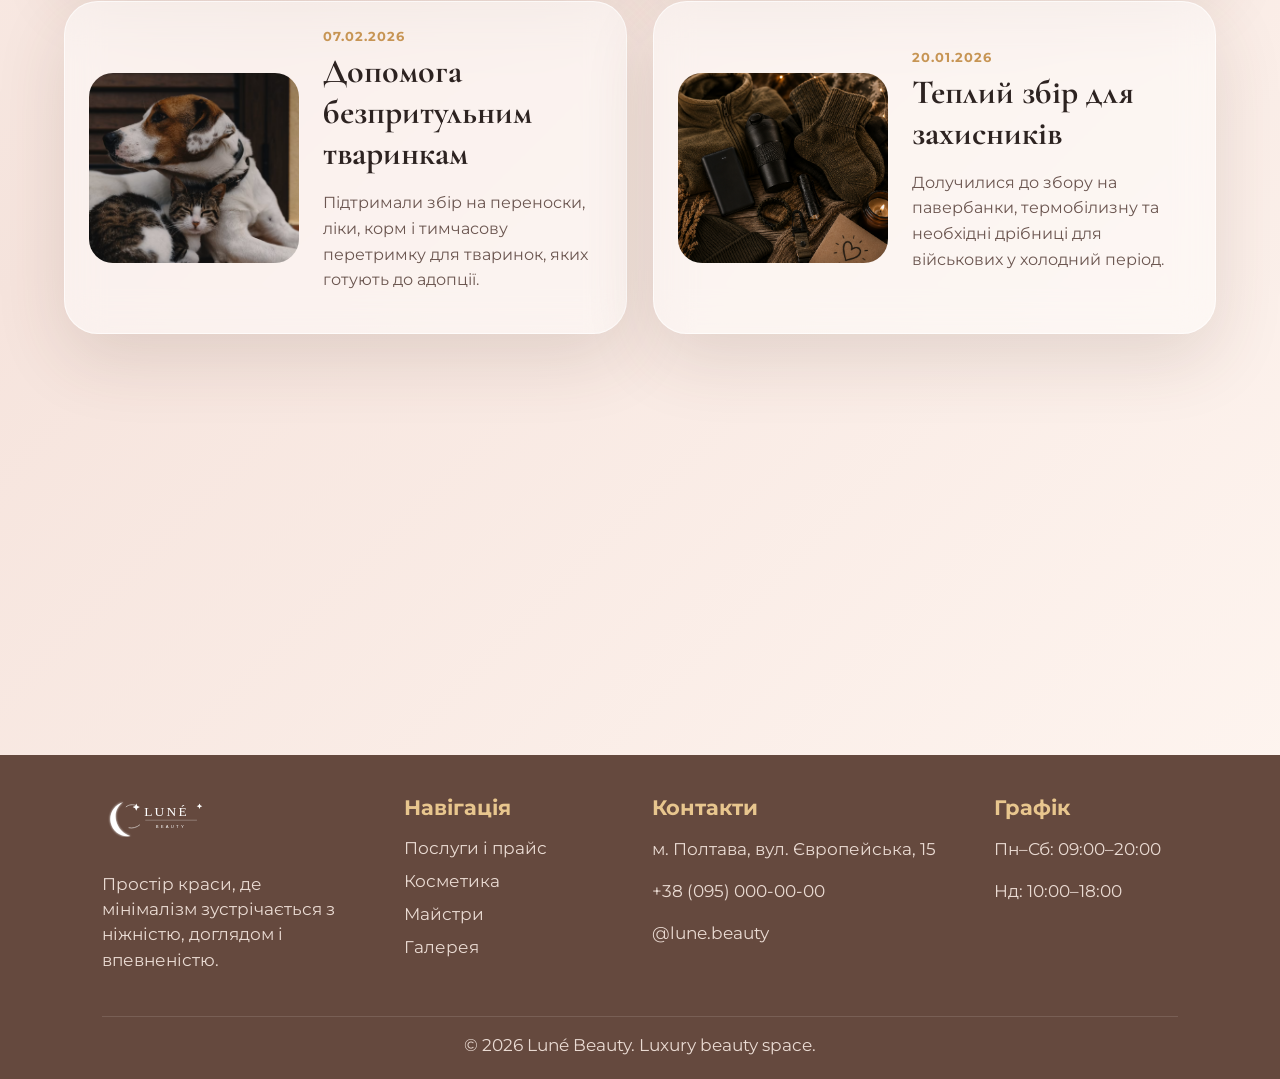
<file: charity.html>
<!DOCTYPE html><html lang="uk"><head><meta charset="UTF-8"><meta name="viewport" content="width=device-width, initial-scale=1.0"><title>Благодійність — Luné Beauty</title><link rel="stylesheet" href="style.css"></head><body><div class="preloader">
  <div class="preloader-aura"></div>
  <div class="preloader-stars">
    <span></span><span></span><span></span><span></span><span></span>
  </div>
  <div class="preloader-box">
    <div class="preloader-moon-wrap">
      <img src="images/moon-icon.svg" alt="Luné moon">
    </div>
    <h2>LUNÉ BEAUTY</h2>
    <p>ПРОСТІР КРАСИ</p>
    <div class="preloader-line"><span></span></div>
  </div>
</div><div class="marble"></div><div class="orb one"></div><div class="orb two"></div><div class="sparkles"></div><div class="cursor-glow"></div><header class="header">
  <a class="logo" href="index.html"><img src="images/logo.svg" alt="Luné Beauty"></a>
  <button class="menu-btn" aria-label="Відкрити меню"><span></span><span></span><span></span></button>
  <nav class="nav">
    <a href="index.html">Головна</a>
    <a href="about.html">Про нас</a>
    <a href="services.html">Послуги</a>
    <a href="cosmetics.html">Косметика</a>
    <a href="gallery.html">Галерея</a>
    <a href="contacts.html">Контакти</a>
    <a class="btn nav-book" href="booking.html">Записатися</a>
  </nav>
</header><main>
<section class="page-hero reveal charity-page-hero"><span class="eyebrow">Charity</span><h1>Благодійність Luné Beauty</h1><p>Події, ініціативи та невеликі історії допомоги, які ми підтримуємо разом із нашими клієнтами.</p></section>
<section class="section charity-news-section">
<div class="charity-news-grid eight-news">
  <article class="glass charity-news reveal"><img src="images/charity-shelter-help.png" alt="Допомога тваринам"><div><span>18.05.2026</span><h3>Корм і допомога в притулку</h3><p>Команда Luné Beauty разом із клієнтами передала корм, пелюшки та базові засоби догляду для тваринок у місцевому притулку.</p></div></article>
  <article class="glass charity-news reveal"><img src="images/charity-mother-child.png" alt="Дім матері та дитини"><div><span>29.04.2026</span><h3>Підтримка дому матері та дитини</h3><p>Зібрали пакунки турботи з гігієною, дитячими речами та маленькими подарунками для мам і дітей, яким зараз потрібна підтримка.</p></div></article>
  <article class="glass charity-news reveal"><img src="images/charity-vet-help.png" alt="Лікування тварин"><div><span>06.04.2026</span><h3>Лікування, щеплення та грумінг</h3><p>Підтримали ініціативу зі щеплення, лікування та базового грумінгу для безпритульних тваринок, щоб допомогти їм швидше знайти дім.</p></div></article>
  <article class="glass charity-news reveal"><img src="images/charity-zsu-radio.png" alt="Допомога ЗСУ"><div><span>21.03.2026</span><h3>Збір на обладнання для зв’язківців ЗСУ</h3><p>Частину коштів із beauty-дня спрямували на збір для обладнання й позашляховика для військових зв’язківців.</p></div></article>

  <article class="glass charity-news reveal"><img src="images/charity-family-packages.png" alt="Турбота для родин"><div><span>12.03.2026</span><h3>Пакунки турботи для родин</h3><p>Передали набори гігієни, доглядові засоби та теплі дрібниці для родин, які тимчасово опинилися у складних обставинах.</p></div></article>
  <article class="glass charity-news reveal"><img src="images/charity-beauty-day.png" alt="Благодійний beauty-день"><div><span>24.02.2026</span><h3>Благодійний beauty-день</h3><p>Провели день краси, де частину записів спрямували на допомогу локальним волонтерським ініціативам.</p></div></article>
  <article class="glass charity-news reveal"><img src="images/charity-homeless-animals.png" alt="Допомога безпритульним тваринам"><div><span>07.02.2026</span><h3>Допомога безпритульним тваринкам</h3><p>Підтримали збір на переноски, ліки, корм і тимчасову перетримку для тваринок, яких готують до адопції.</p></div></article>
  <article class="glass charity-news reveal"><img src="images/charity-warm-help.png" alt="Допомога військовим"><div><span>20.01.2026</span><h3>Теплий збір для захисників</h3><p>Долучилися до збору на павербанки, термобілизну та необхідні дрібниці для військових у холодний період.</p></div></article>
</div>
<div class="glass charity-help-box reveal"><h2>Якщо ви теж хочете допомагати</h2><p>Напишіть нам або зателефонуйте — ми підкажемо актуальні ініціативи, до яких можна долучитися разом із Luné Beauty.</p><strong>+38 (095) 000-00-00</strong></div>
</section></main><footer class="footer">
  <div class="footer-grid">
    <div class="footer-brand">
      <img src="images/logo.svg" alt="Luné Beauty">
      <p>Простір краси, де мінімалізм зустрічається з ніжністю, доглядом і впевненістю.</p>
    </div>
    <div>
      <h3>Навігація</h3>
      <a href="services.html">Послуги і прайс</a>
      <a href="cosmetics.html">Косметика</a>
      <a href="about.html#masters">Майстри</a>
      <a href="gallery.html">Галерея</a>
    </div>
    <div>
      <h3>Контакти</h3>
      <p>м. Полтава, вул. Європейська, 15</p>
      <p>+38 (095) 000-00-00</p>
      <p>@lune.beauty</p>
    </div>
    <div>
      <h3>Графік</h3>
      <p>Пн–Сб: 09:00–20:00</p>
      <p>Нд: 10:00–18:00</p>
    </div>
  </div>
  <div class="footer-copy">© 2026 Luné Beauty. Luxury beauty space.</div>
</footer><div class="toast"></div><script src="script.js"></script></body></html>
</file>
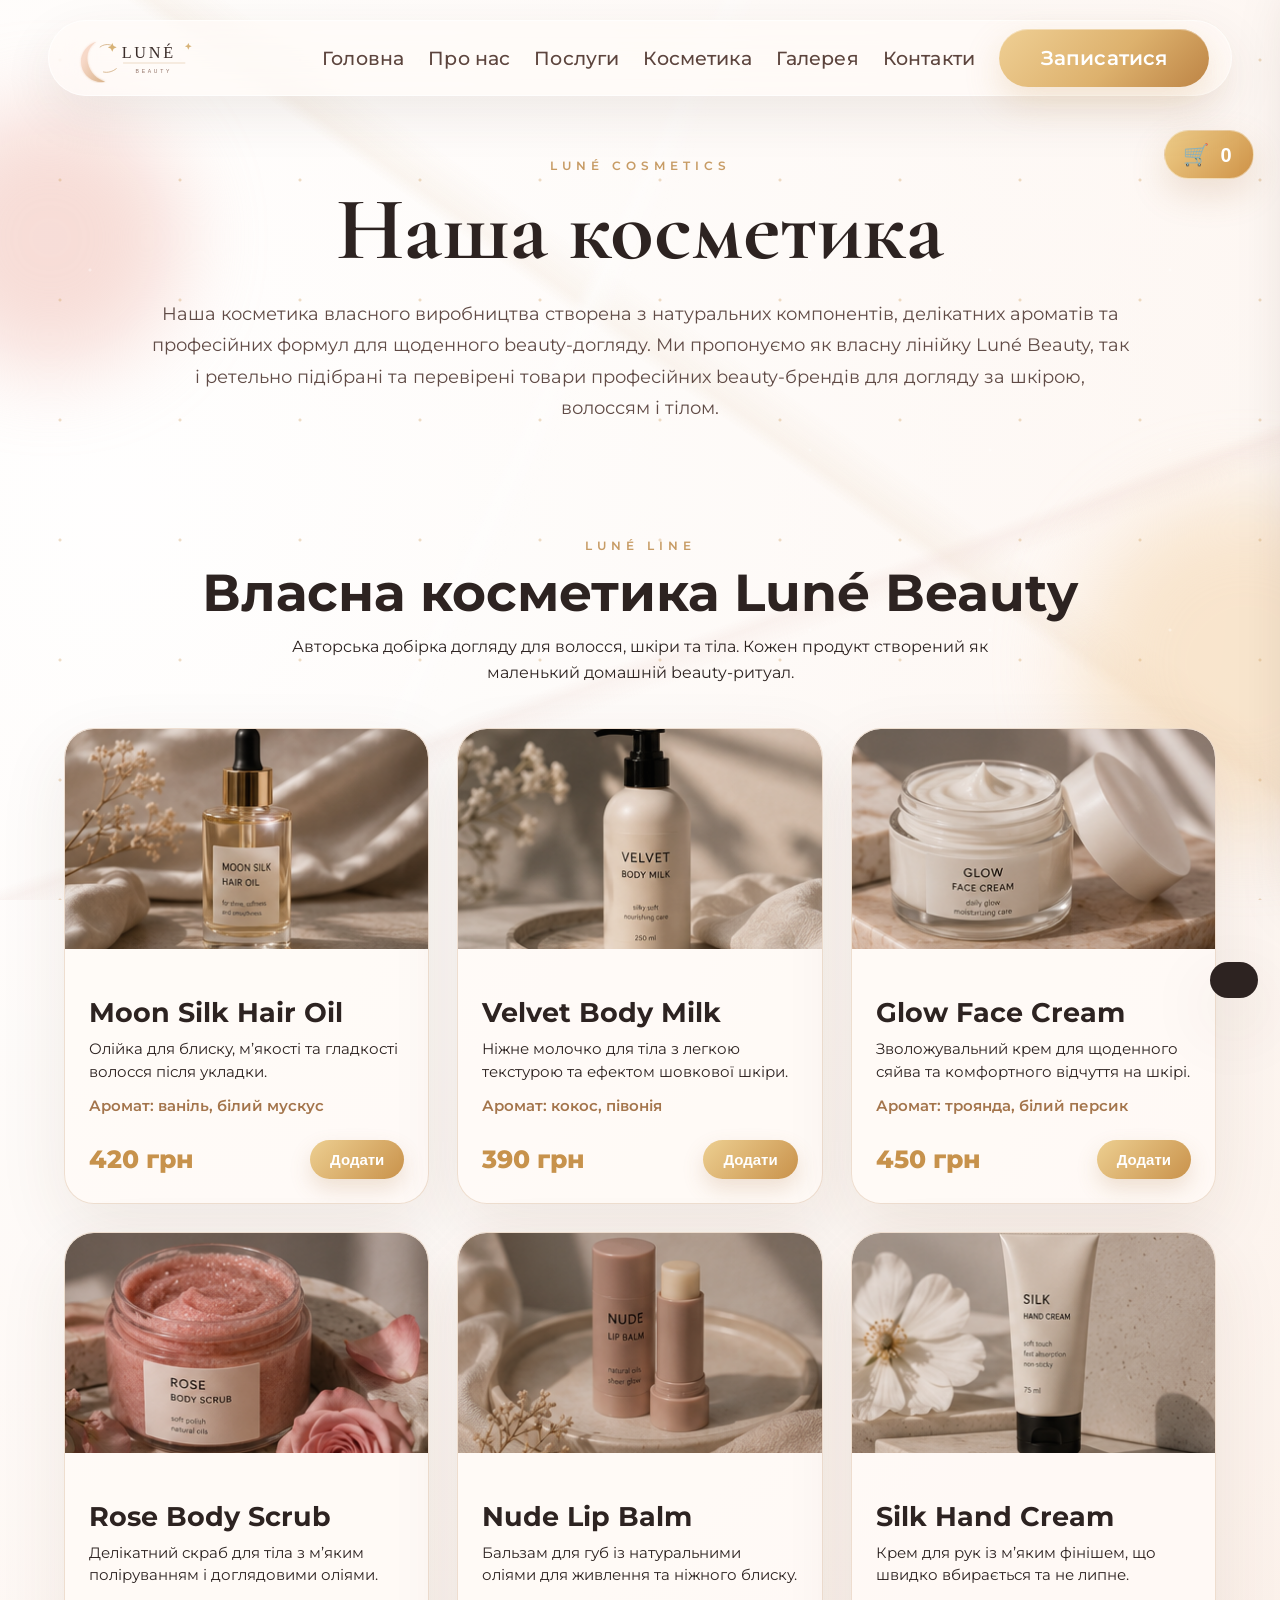
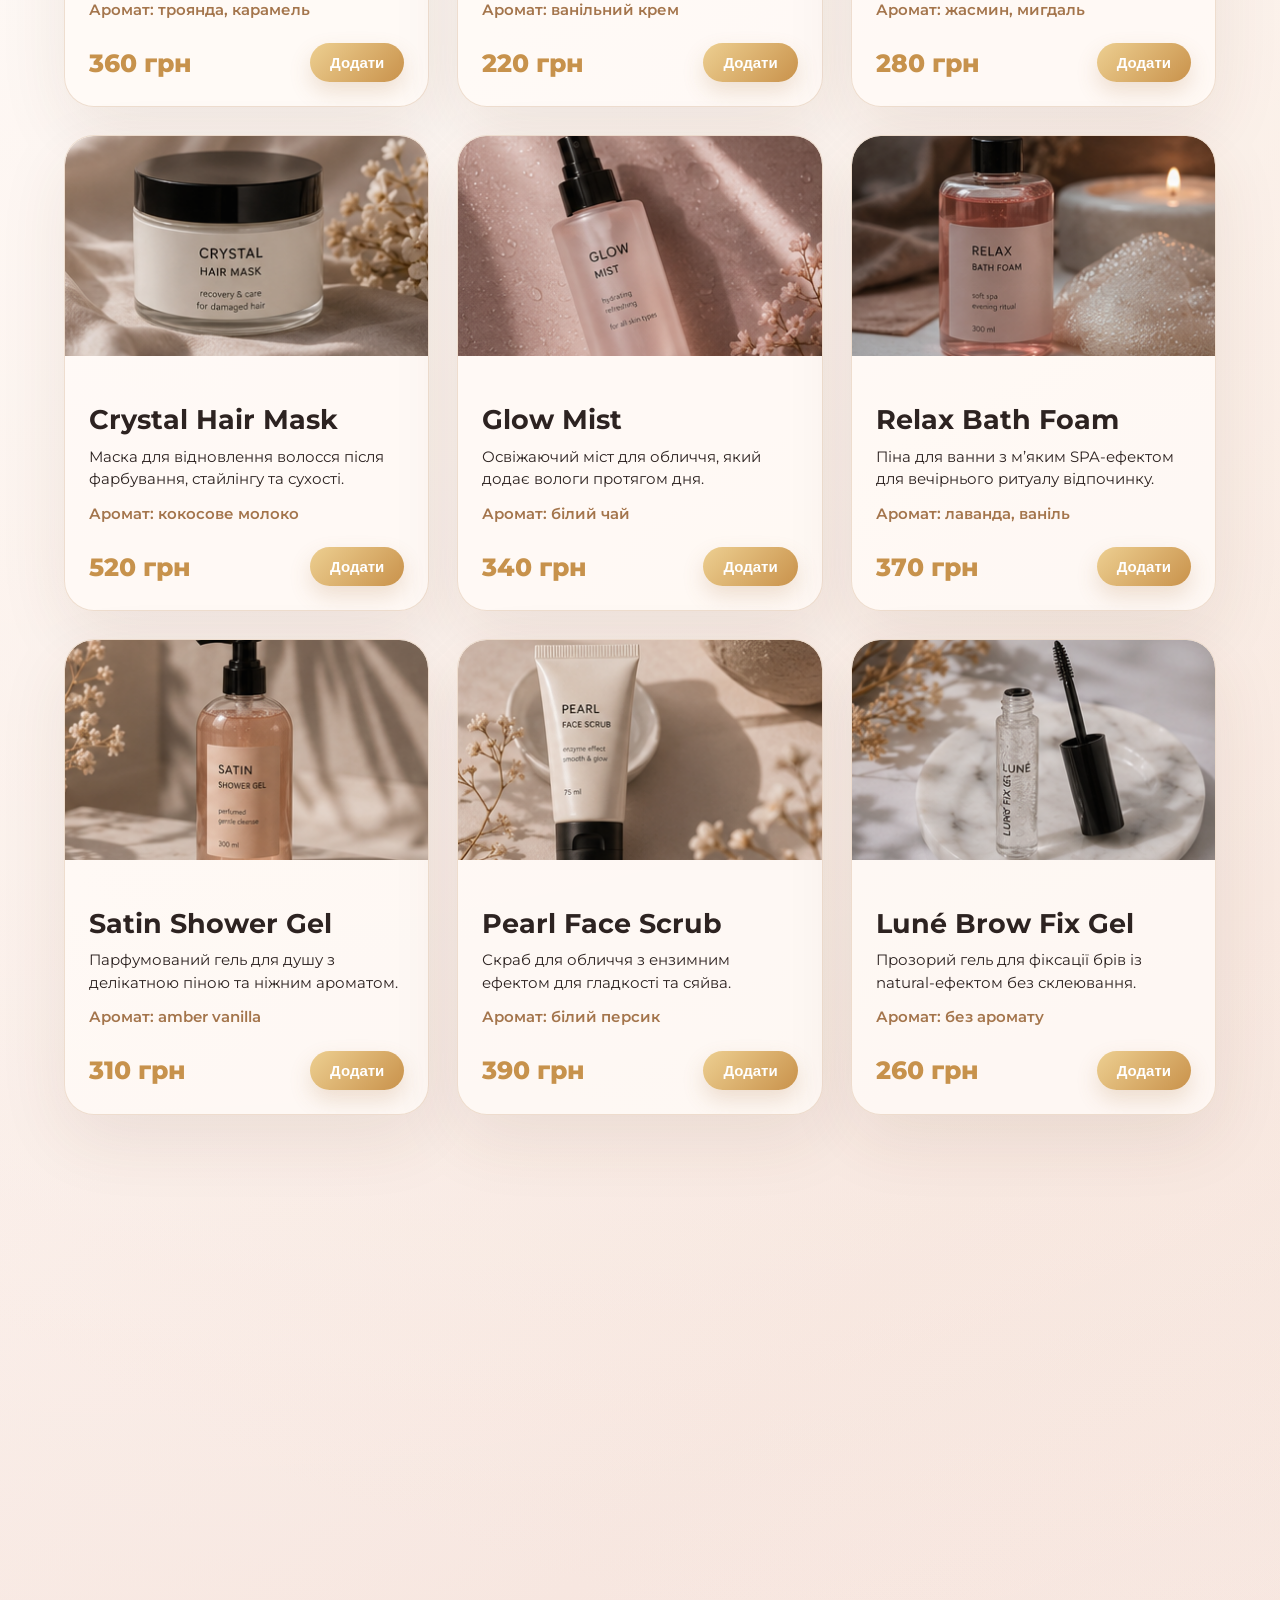
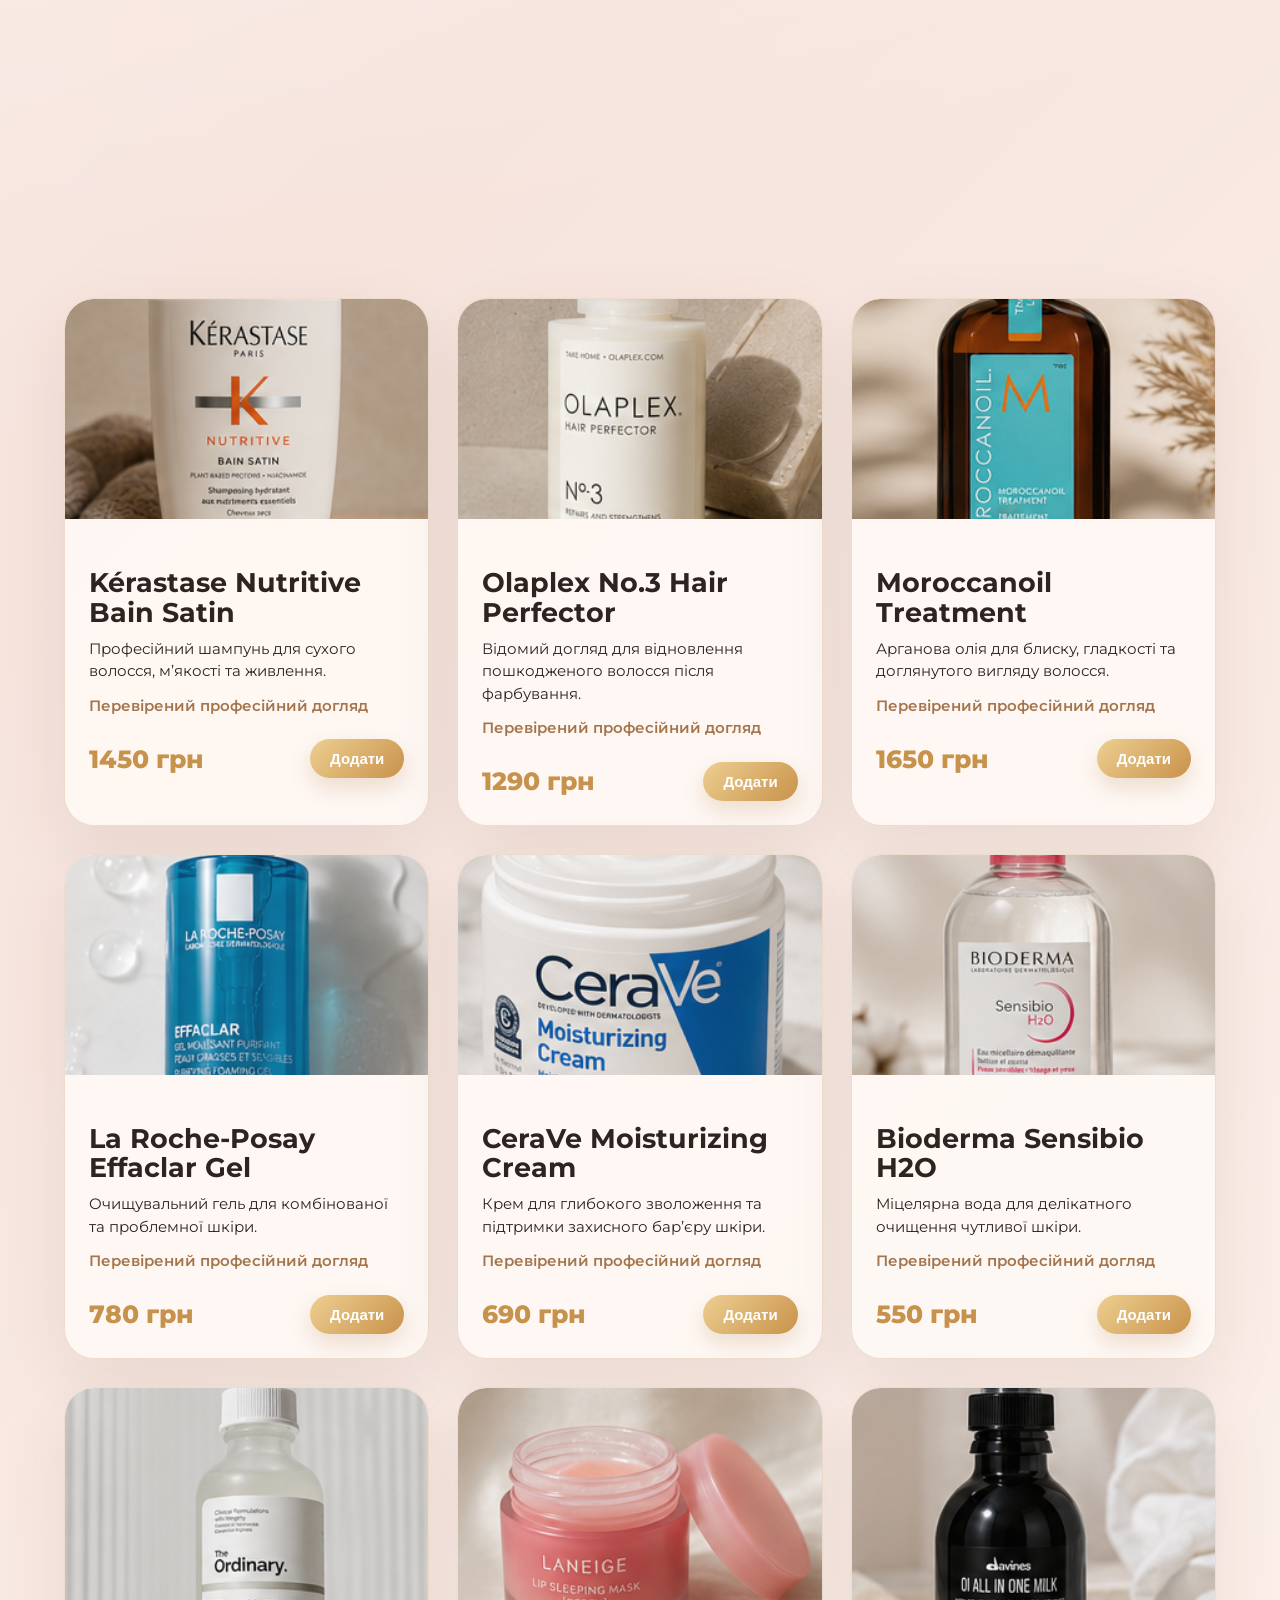
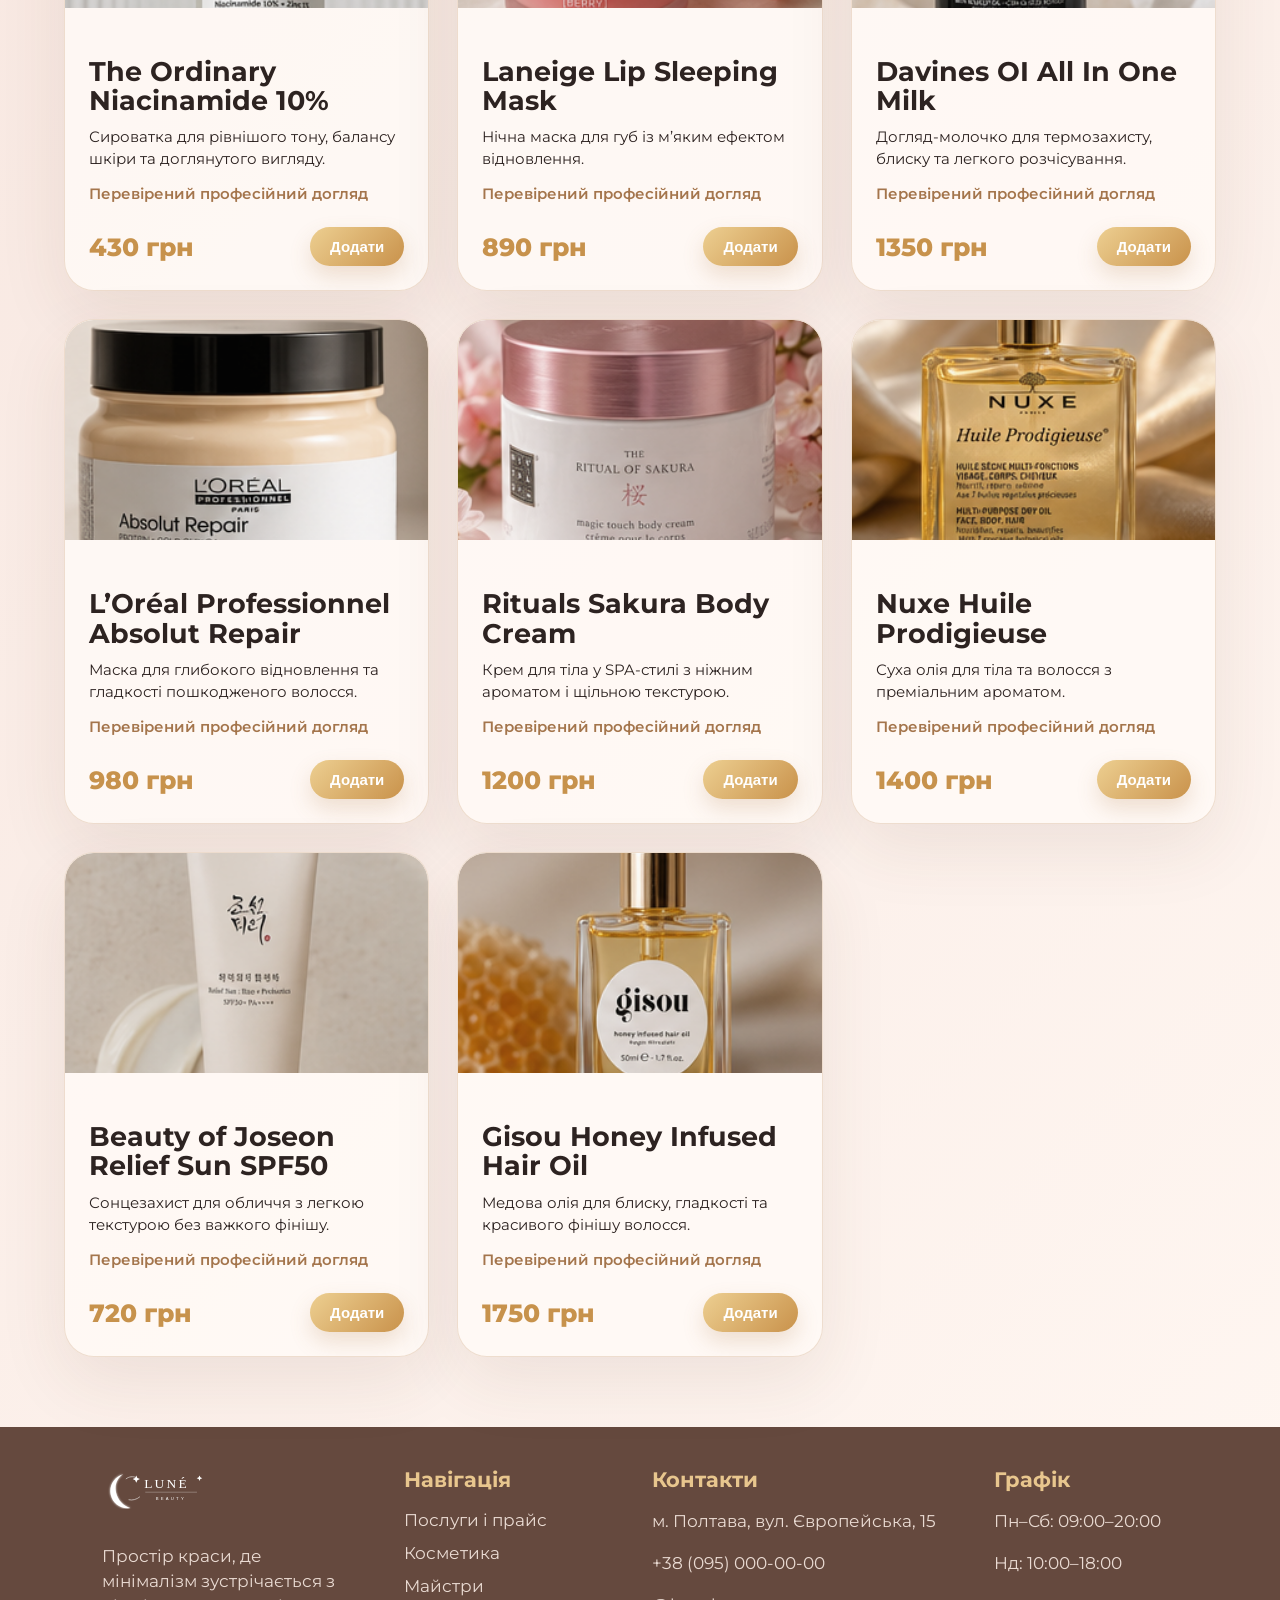
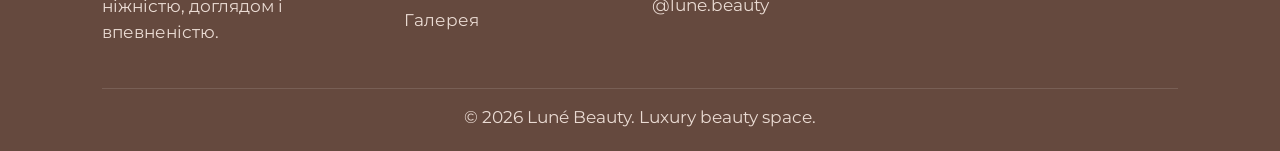
<file: cosmetics.html>
<!DOCTYPE html><html lang="uk"><head><meta charset="UTF-8"><meta name="viewport" content="width=device-width, initial-scale=1.0"><title>Luné Beauty — преміальний салон краси</title><link rel="stylesheet" href="style.css"></head><body><div class="marble"></div><div class="orb one"></div><div class="orb two"></div><div class="sparkles"></div><div class="cursor-glow"></div>
</div><header class="header">
  <a class="logo" href="index.html"><img src="images/logo.svg" alt="Luné Beauty"></a>
  <button class="menu-btn" aria-label="Відкрити меню"><span></span><span></span><span></span></button>
  <nav class="nav">
    <a href="index.html">Головна</a>
    <a href="about.html">Про нас</a>
    <a href="services.html">Послуги</a>
    <a href="cosmetics.html">Косметика</a>
    <a href="gallery.html">Галерея</a>
    <a href="contacts.html">Контакти</a>
    <a class="btn nav-book" href="booking.html">Записатися</a>
  </nav>
</header>

<main class="home-main cosmetics-page">

<section class="page-hero cosmetics-hero reveal">
  <span class="eyebrow">Luné cosmetics</span>
  <h1>Наша косметика</h1>
  <p>Наша косметика власного виробництва створена з натуральних компонентів, делікатних ароматів та професійних формул для щоденного beauty-догляду. Ми пропонуємо як власну лінійку Luné Beauty, так і ретельно підібрані та перевірені товари професійних beauty-брендів для догляду за шкірою, волоссям і тілом.</p>
</section>

<button class="cart-floating" type="button" onclick="luneToggleCart()" aria-label="Відкрити кошик">
  <span class="cart-icon">🛒</span><span id="cart-count">0</span>
</button>

<section class="cosmetics-shop-section">
  <div class="cos-section-head reveal">
    <span class="eyebrow">Luné line</span>
    <h2>Власна косметика Luné Beauty</h2>
    <p>Авторська добірка догляду для волосся, шкіри та тіла. Кожен продукт створений як маленький домашній beauty-ритуал.</p>
  </div>
  <div class="cos-products-grid">
    <article class="cos-product-card reveal">
  <div class="cos-product-img"><img src="images/moon-silk-hair-oil.png" alt="Moon Silk Hair Oil"></div>
  <div class="cos-product-body">
    <h3>Moon Silk Hair Oil</h3>
    <p>Олійка для блиску, м’якості та гладкості волосся після укладки.</p>
    <p class="cos-scent">Аромат: ваніль, білий мускус</p>
    <div class="cos-product-bottom"><span class="cos-price">420 грн</span><button class="cos-add" onclick="luneAddToCart('Moon Silk Hair Oil','420 грн')">Додати</button></div>
  </div>
</article>
<article class="cos-product-card reveal">
  <div class="cos-product-img"><img src="images/velvet-body-milk.png" alt="Velvet Body Milk"></div>
  <div class="cos-product-body">
    <h3>Velvet Body Milk</h3>
    <p>Ніжне молочко для тіла з легкою текстурою та ефектом шовкової шкіри.</p>
    <p class="cos-scent">Аромат: кокос, півонія</p>
    <div class="cos-product-bottom"><span class="cos-price">390 грн</span><button class="cos-add" onclick="luneAddToCart('Velvet Body Milk','390 грн')">Додати</button></div>
  </div>
</article>
<article class="cos-product-card reveal">
  <div class="cos-product-img"><img src="images/glow-face-cream.png" alt="Glow Face Cream"></div>
  <div class="cos-product-body">
    <h3>Glow Face Cream</h3>
    <p>Зволожувальний крем для щоденного сяйва та комфортного відчуття на шкірі.</p>
    <p class="cos-scent">Аромат: троянда, білий персик</p>
    <div class="cos-product-bottom"><span class="cos-price">450 грн</span><button class="cos-add" onclick="luneAddToCart('Glow Face Cream','450 грн')">Додати</button></div>
  </div>
</article>
<article class="cos-product-card reveal">
  <div class="cos-product-img"><img src="images/rose-body-scrub.png" alt="Rose Body Scrub"></div>
  <div class="cos-product-body">
    <h3>Rose Body Scrub</h3>
    <p>Делікатний скраб для тіла з м’яким поліруванням і доглядовими оліями.</p>
    <p class="cos-scent">Аромат: троянда, карамель</p>
    <div class="cos-product-bottom"><span class="cos-price">360 грн</span><button class="cos-add" onclick="luneAddToCart('Rose Body Scrub','360 грн')">Додати</button></div>
  </div>
</article>
<article class="cos-product-card reveal">
  <div class="cos-product-img"><img src="images/nude-lip-balm.png" alt="Nude Lip Balm"></div>
  <div class="cos-product-body">
    <h3>Nude Lip Balm</h3>
    <p>Бальзам для губ із натуральними оліями для живлення та ніжного блиску.</p>
    <p class="cos-scent">Аромат: ванільний крем</p>
    <div class="cos-product-bottom"><span class="cos-price">220 грн</span><button class="cos-add" onclick="luneAddToCart('Nude Lip Balm','220 грн')">Додати</button></div>
  </div>
</article>
<article class="cos-product-card reveal">
  <div class="cos-product-img"><img src="images/silk-hand-cream.png" alt="Silk Hand Cream"></div>
  <div class="cos-product-body">
    <h3>Silk Hand Cream</h3>
    <p>Крем для рук із м’яким фінішем, що швидко вбирається та не липне.</p>
    <p class="cos-scent">Аромат: жасмин, мигдаль</p>
    <div class="cos-product-bottom"><span class="cos-price">280 грн</span><button class="cos-add" onclick="luneAddToCart('Silk Hand Cream','280 грн')">Додати</button></div>
  </div>
</article>
<article class="cos-product-card reveal">
  <div class="cos-product-img"><img src="images/crystal-hair-mask.png" alt="Crystal Hair Mask"></div>
  <div class="cos-product-body">
    <h3>Crystal Hair Mask</h3>
    <p>Маска для відновлення волосся після фарбування, стайлінгу та сухості.</p>
    <p class="cos-scent">Аромат: кокосове молоко</p>
    <div class="cos-product-bottom"><span class="cos-price">520 грн</span><button class="cos-add" onclick="luneAddToCart('Crystal Hair Mask','520 грн')">Додати</button></div>
  </div>
</article>
<article class="cos-product-card reveal">
  <div class="cos-product-img"><img src="images/glow-mist.png" alt="Glow Mist"></div>
  <div class="cos-product-body">
    <h3>Glow Mist</h3>
    <p>Освіжаючий міст для обличчя, який додає вологи протягом дня.</p>
    <p class="cos-scent">Аромат: білий чай</p>
    <div class="cos-product-bottom"><span class="cos-price">340 грн</span><button class="cos-add" onclick="luneAddToCart('Glow Mist','340 грн')">Додати</button></div>
  </div>
</article>
<article class="cos-product-card reveal">
  <div class="cos-product-img"><img src="images/relax-bath-foam.png" alt="Relax Bath Foam"></div>
  <div class="cos-product-body">
    <h3>Relax Bath Foam</h3>
    <p>Піна для ванни з м’яким SPA-ефектом для вечірнього ритуалу відпочинку.</p>
    <p class="cos-scent">Аромат: лаванда, ваніль</p>
    <div class="cos-product-bottom"><span class="cos-price">370 грн</span><button class="cos-add" onclick="luneAddToCart('Relax Bath Foam','370 грн')">Додати</button></div>
  </div>
</article>
<article class="cos-product-card reveal">
  <div class="cos-product-img"><img src="images/satin-shower-gel.png" alt="Satin Shower Gel"></div>
  <div class="cos-product-body">
    <h3>Satin Shower Gel</h3>
    <p>Парфумований гель для душу з делікатною піною та ніжним ароматом.</p>
    <p class="cos-scent">Аромат: amber vanilla</p>
    <div class="cos-product-bottom"><span class="cos-price">310 грн</span><button class="cos-add" onclick="luneAddToCart('Satin Shower Gel','310 грн')">Додати</button></div>
  </div>
</article>
<article class="cos-product-card reveal">
  <div class="cos-product-img"><img src="images/pearl-face-scrub.png" alt="Pearl Face Scrub"></div>
  <div class="cos-product-body">
    <h3>Pearl Face Scrub</h3>
    <p>Скраб для обличчя з ензимним ефектом для гладкості та сяйва.</p>
    <p class="cos-scent">Аромат: білий персик</p>
    <div class="cos-product-bottom"><span class="cos-price">390 грн</span><button class="cos-add" onclick="luneAddToCart('Pearl Face Scrub','390 грн')">Додати</button></div>
  </div>
</article>
<article class="cos-product-card reveal">
  <div class="cos-product-img"><img src="images/lune-brow-fix-gel.png" alt="Luné Brow Fix Gel"></div>
  <div class="cos-product-body">
    <h3>Luné Brow Fix Gel</h3>
    <p>Прозорий гель для фіксації брів із natural-ефектом без склеювання.</p>
    <p class="cos-scent">Аромат: без аромату</p>
    <div class="cos-product-bottom"><span class="cos-price">260 грн</span><button class="cos-add" onclick="luneAddToCart('Luné Brow Fix Gel','260 грн')">Додати</button></div>
  </div>
</article>
<article class="cos-product-card reveal">
  <div class="cos-product-img"><img src="images/lash-care-serum.png" alt="Lash Care Serum"></div>
  <div class="cos-product-body">
    <h3>Lash Care Serum</h3>
    <p>Сироватка для вій для догляду, зміцнення та щоденного beauty-ритуалу.</p>
    <p class="cos-scent">Аромат: ніжний квітковий</p>
    <div class="cos-product-bottom"><span class="cos-price">480 грн</span><button class="cos-add" onclick="luneAddToCart('Lash Care Serum','480 грн')">Додати</button></div>
  </div>
</article>
<article class="cos-product-card reveal">
  <div class="cos-product-img"><img src="images/moon-spa-candle.png" alt="Moon SPA Candle"></div>
  <div class="cos-product-body">
    <h3>Moon SPA Candle</h3>
    <p>Аромасвічка для домашнього SPA, атмосфери спокою та тепла.</p>
    <p class="cos-scent">Аромат: sandalwood, vanilla</p>
    <div class="cos-product-bottom"><span class="cos-price">350 грн</span><button class="cos-add" onclick="luneAddToCart('Moon SPA Candle','350 грн')">Додати</button></div>
  </div>
</article>
<article class="cos-product-card reveal">
  <div class="cos-product-img"><img src="images/velvet-hair-perfume.png" alt="Velvet Hair Perfume"></div>
  <div class="cos-product-body">
    <h3>Velvet Hair Perfume</h3>
    <p>Парфум для волосся з легкою вуаллю аромату та доглянутим фінішем.</p>
    <p class="cos-scent">Аромат: luxury powder</p>
    <div class="cos-product-bottom"><span class="cos-price">560 грн</span><button class="cos-add" onclick="luneAddToCart('Velvet Hair Perfume','560 грн')">Додати</button></div>
  </div>
</article>
  </div>
</section>

<section class="cosmetics-shop-section recommended-shop">
  <div class="cos-section-head reveal">
    <span class="eyebrow">Selected care</span>
    <h2>Рекомендована косметика</h2>
    <p>Перевірені засоби професійних брендів, які ми радимо для продовження догляду вдома.</p>
  </div>
  <div class="cos-products-grid">
    <article class="cos-product-card recommend reveal">
  <div class="cos-product-img"><img src="images/recommended-kerastase-nutritive-bain-satin.png" alt="Kérastase Nutritive Bain Satin"></div>
  <div class="cos-product-body">
    <h3>Kérastase Nutritive Bain Satin</h3>
    <p>Професійний шампунь для сухого волосся, м’якості та живлення.</p>
    <p class="cos-scent">Перевірений професійний догляд</p>
    <div class="cos-product-bottom"><span class="cos-price">1450 грн</span><button class="cos-add" onclick="luneAddToCart('Kérastase Nutritive Bain Satin','1450 грн')">Додати</button></div>
  </div>
</article>
<article class="cos-product-card recommend reveal">
  <div class="cos-product-img"><img src="images/recommended-olaplex-no3-hair-perfector.png" alt="Olaplex No.3 Hair Perfector"></div>
  <div class="cos-product-body">
    <h3>Olaplex No.3 Hair Perfector</h3>
    <p>Відомий догляд для відновлення пошкодженого волосся після фарбування.</p>
    <p class="cos-scent">Перевірений професійний догляд</p>
    <div class="cos-product-bottom"><span class="cos-price">1290 грн</span><button class="cos-add" onclick="luneAddToCart('Olaplex No.3 Hair Perfector','1290 грн')">Додати</button></div>
  </div>
</article>
<article class="cos-product-card recommend reveal">
  <div class="cos-product-img"><img src="images/recommended-moroccanoil-treatment.png" alt="Moroccanoil Treatment"></div>
  <div class="cos-product-body">
    <h3>Moroccanoil Treatment</h3>
    <p>Арганова олія для блиску, гладкості та доглянутого вигляду волосся.</p>
    <p class="cos-scent">Перевірений професійний догляд</p>
    <div class="cos-product-bottom"><span class="cos-price">1650 грн</span><button class="cos-add" onclick="luneAddToCart('Moroccanoil Treatment','1650 грн')">Додати</button></div>
  </div>
</article>
<article class="cos-product-card recommend reveal">
  <div class="cos-product-img"><img src="images/recommended-la-roche-posay-effaclar-gel.png" alt="La Roche-Posay Effaclar Gel"></div>
  <div class="cos-product-body">
    <h3>La Roche-Posay Effaclar Gel</h3>
    <p>Очищувальний гель для комбінованої та проблемної шкіри.</p>
    <p class="cos-scent">Перевірений професійний догляд</p>
    <div class="cos-product-bottom"><span class="cos-price">780 грн</span><button class="cos-add" onclick="luneAddToCart('La Roche-Posay Effaclar Gel','780 грн')">Додати</button></div>
  </div>
</article>
<article class="cos-product-card recommend reveal">
  <div class="cos-product-img"><img src="images/recommended-cerave-moisturizing-cream.png" alt="CeraVe Moisturizing Cream"></div>
  <div class="cos-product-body">
    <h3>CeraVe Moisturizing Cream</h3>
    <p>Крем для глибокого зволоження та підтримки захисного бар’єру шкіри.</p>
    <p class="cos-scent">Перевірений професійний догляд</p>
    <div class="cos-product-bottom"><span class="cos-price">690 грн</span><button class="cos-add" onclick="luneAddToCart('CeraVe Moisturizing Cream','690 грн')">Додати</button></div>
  </div>
</article>
<article class="cos-product-card recommend reveal">
  <div class="cos-product-img"><img src="images/recommended-bioderma-sensibio-h2o.png" alt="Bioderma Sensibio H2O"></div>
  <div class="cos-product-body">
    <h3>Bioderma Sensibio H2O</h3>
    <p>Міцелярна вода для делікатного очищення чутливої шкіри.</p>
    <p class="cos-scent">Перевірений професійний догляд</p>
    <div class="cos-product-bottom"><span class="cos-price">550 грн</span><button class="cos-add" onclick="luneAddToCart('Bioderma Sensibio H2O','550 грн')">Додати</button></div>
  </div>
</article>
<article class="cos-product-card recommend reveal">
  <div class="cos-product-img"><img src="images/recommended-the-ordinary-niacinamide-10.png" alt="The Ordinary Niacinamide 10%"></div>
  <div class="cos-product-body">
    <h3>The Ordinary Niacinamide 10%</h3>
    <p>Сироватка для рівнішого тону, балансу шкіри та доглянутого вигляду.</p>
    <p class="cos-scent">Перевірений професійний догляд</p>
    <div class="cos-product-bottom"><span class="cos-price">430 грн</span><button class="cos-add" onclick="luneAddToCart('The Ordinary Niacinamide 10%','430 грн')">Додати</button></div>
  </div>
</article>
<article class="cos-product-card recommend reveal">
  <div class="cos-product-img"><img src="images/recommended-laneige-lip-sleeping-mask.png" alt="Laneige Lip Sleeping Mask"></div>
  <div class="cos-product-body">
    <h3>Laneige Lip Sleeping Mask</h3>
    <p>Нічна маска для губ із м’яким ефектом відновлення.</p>
    <p class="cos-scent">Перевірений професійний догляд</p>
    <div class="cos-product-bottom"><span class="cos-price">890 грн</span><button class="cos-add" onclick="luneAddToCart('Laneige Lip Sleeping Mask','890 грн')">Додати</button></div>
  </div>
</article>
<article class="cos-product-card recommend reveal">
  <div class="cos-product-img"><img src="images/recommended-davines-oi-all-in-one-milk.png" alt="Davines OI All In One Milk"></div>
  <div class="cos-product-body">
    <h3>Davines OI All In One Milk</h3>
    <p>Догляд-молочко для термозахисту, блиску та легкого розчісування.</p>
    <p class="cos-scent">Перевірений професійний догляд</p>
    <div class="cos-product-bottom"><span class="cos-price">1350 грн</span><button class="cos-add" onclick="luneAddToCart('Davines OI All In One Milk','1350 грн')">Додати</button></div>
  </div>
</article>
<article class="cos-product-card recommend reveal">
  <div class="cos-product-img"><img src="images/recommended-loreal-professionnel-absolut-repair.png" alt="L’Oréal Professionnel Absolut Repair"></div>
  <div class="cos-product-body">
    <h3>L’Oréal Professionnel Absolut Repair</h3>
    <p>Маска для глибокого відновлення та гладкості пошкодженого волосся.</p>
    <p class="cos-scent">Перевірений професійний догляд</p>
    <div class="cos-product-bottom"><span class="cos-price">980 грн</span><button class="cos-add" onclick="luneAddToCart('L’Oréal Professionnel Absolut Repair','980 грн')">Додати</button></div>
  </div>
</article>
<article class="cos-product-card recommend reveal">
  <div class="cos-product-img"><img src="images/recommended-rituals-sakura-body-cream.png" alt="Rituals Sakura Body Cream"></div>
  <div class="cos-product-body">
    <h3>Rituals Sakura Body Cream</h3>
    <p>Крем для тіла у SPA-стилі з ніжним ароматом і щільною текстурою.</p>
    <p class="cos-scent">Перевірений професійний догляд</p>
    <div class="cos-product-bottom"><span class="cos-price">1200 грн</span><button class="cos-add" onclick="luneAddToCart('Rituals Sakura Body Cream','1200 грн')">Додати</button></div>
  </div>
</article>
<article class="cos-product-card recommend reveal">
  <div class="cos-product-img"><img src="images/recommended-nuxe-huile-prodigieuse.png" alt="Nuxe Huile Prodigieuse"></div>
  <div class="cos-product-body">
    <h3>Nuxe Huile Prodigieuse</h3>
    <p>Суха олія для тіла та волосся з преміальним ароматом.</p>
    <p class="cos-scent">Перевірений професійний догляд</p>
    <div class="cos-product-bottom"><span class="cos-price">1400 грн</span><button class="cos-add" onclick="luneAddToCart('Nuxe Huile Prodigieuse','1400 грн')">Додати</button></div>
  </div>
</article>
<article class="cos-product-card recommend reveal">
  <div class="cos-product-img"><img src="images/recommended-beauty-of-joseon-relief-sun-spf50.png" alt="Beauty of Joseon Relief Sun SPF50"></div>
  <div class="cos-product-body">
    <h3>Beauty of Joseon Relief Sun SPF50</h3>
    <p>Сонцезахист для обличчя з легкою текстурою без важкого фінішу.</p>
    <p class="cos-scent">Перевірений професійний догляд</p>
    <div class="cos-product-bottom"><span class="cos-price">720 грн</span><button class="cos-add" onclick="luneAddToCart('Beauty of Joseon Relief Sun SPF50','720 грн')">Додати</button></div>
  </div>
</article>
<article class="cos-product-card recommend reveal">
  <div class="cos-product-img"><img src="images/recommended-gisou-honey-infused-hair-oil.png" alt="Gisou Honey Infused Hair Oil"></div>
  <div class="cos-product-body">
    <h3>Gisou Honey Infused Hair Oil</h3>
    <p>Медова олія для блиску, гладкості та красивого фінішу волосся.</p>
    <p class="cos-scent">Перевірений професійний догляд</p>
    <div class="cos-product-bottom"><span class="cos-price">1750 грн</span><button class="cos-add" onclick="luneAddToCart('Gisou Honey Infused Hair Oil','1750 грн')">Додати</button></div>
  </div>
</article>
  </div>
</section>

<aside class="cart-panel" id="cart-panel" aria-hidden="true">
  <button class="cart-close" type="button" onclick="luneToggleCart()" aria-label="Закрити кошик">×</button>
  <h2>Ваш кошик</h2>
  <p class="cart-note">Редагуйте кількість товарів та оформлюйте beauty-замовлення.</p>
  <div id="cart-items" class="cart-items-list"></div>
  <div class="cart-total"><span>Разом:</span><strong id="cart-total">0 грн</strong></div>
  <button class="btn cart-checkout-btn" type="button" onclick="luneOpenCheckout()">Оформити замовлення</button>

  <form class="checkout-form" id="checkout-form" onsubmit="luneSubmitOrder(event)">
    <h3>Оформлення замовлення</h3>
    <input required name="name" type="text" placeholder="Ваше ім’я">
    <input required name="phone" type="tel" placeholder="Телефон">
    <select name="delivery" id="delivery-type" onchange="luneDeliveryChange()">
      <option value="Самовивіз із салону">Самовивіз із салону</option>
      <option value="Доставка Новою поштою">Доставка Новою поштою</option>
    </select>
    <div id="delivery-fields" class="delivery-fields">
      <input name="city" type="text" placeholder="Місто">
      <input name="post" type="text" placeholder="Відділення / поштомат Нової пошти">
    </div>
    <select name="payment">
      <option>Оплата в салоні</option>
      <option>Оплата при отриманні</option>
      <option>Онлайн-оплата після підтвердження</option>
    </select>
    <textarea name="comment" placeholder="Коментар до замовлення"></textarea>
    <button class="btn" type="submit">Придбати</button>
  </form>
</aside>
</main>

<script>
let luneCart = JSON.parse(localStorage.getItem('luneCart') || '[]');
function lunePriceToNumber(price){ return Number(String(price).replace(/[^0-9]/g,'')) || 0; }
function luneSaveCart(){ localStorage.setItem('luneCart', JSON.stringify(luneCart)); luneUpdateCart(); }
function luneAddToCart(name, price){
  const item = luneCart.find(product => product.name === name);
  if(item) item.qty += 1;
  else luneCart.push({name, price, qty:1});
  luneSaveCart();
  luneMiniToast('Товар додано до кошика ✓');
}
function luneChangeQty(index, dir){
  if(!luneCart[index]) return;
  luneCart[index].qty += dir;
  if(luneCart[index].qty <= 0) luneCart.splice(index,1);
  luneSaveCart();
}
function luneRemoveItem(index){ luneCart.splice(index,1); luneSaveCart(); }
function luneUpdateCart(){
  const count = luneCart.reduce((sum,item)=>sum + item.qty, 0);
  const total = luneCart.reduce((sum,item)=>sum + lunePriceToNumber(item.price) * item.qty, 0);
  const countEl = document.getElementById('cart-count');
  const totalEl = document.getElementById('cart-total');
  const items = document.getElementById('cart-items');
  if(countEl) countEl.textContent = count;
  if(totalEl) totalEl.textContent = total + ' грн';
  if(!items) return;
  if(!luneCart.length){
    items.innerHTML = '<p class="cart-empty">Кошик поки порожній.</p>';
    return;
  }
  items.innerHTML = luneCart.map((item,index)=>`<div class="cart-item">
    <div><strong>${item.name}</strong><small>${item.price}</small></div>
    <div class="qty-box"><button type="button" onclick="luneChangeQty(${index},-1)">−</button><span>${item.qty}</span><button type="button" onclick="luneChangeQty(${index},1)">+</button></div>
    <button class="remove-item" type="button" onclick="luneRemoveItem(${index})">×</button>
  </div>`).join('');
}
function luneToggleCart(){
  const panel = document.getElementById('cart-panel');
  panel?.classList.toggle('active');
  panel?.setAttribute('aria-hidden', panel.classList.contains('active') ? 'false' : 'true');
}
function luneOpenCheckout(){
  if(!luneCart.length){ luneMiniToast('Додайте товар у кошик ✓'); return; }
  document.getElementById('checkout-form')?.classList.add('active');
}
function luneDeliveryChange(){
  const fields = document.getElementById('delivery-fields');
  const type = document.getElementById('delivery-type')?.value || '';
  if(fields) fields.style.display = type.includes('Доставка') ? 'grid' : 'none';
}
function luneSubmitOrder(event){
  event.preventDefault();
  event.target.reset();
  luneCart = [];
  luneSaveCart();
  luneMiniToast('Замовлення оформлено ✓');
  document.getElementById('checkout-form')?.classList.remove('active');
}
function luneMiniToast(text){
  const toast = document.querySelector('.toast');
  if(!toast) return;
  toast.textContent = text;
  toast.classList.add('show');
  setTimeout(()=>toast.classList.remove('show'),2200);
}
luneUpdateCart();
luneDeliveryChange();
</script>

<footer class="footer">
  <div class="footer-grid">
    <div class="footer-brand">
      <img src="images/logo.svg" alt="Luné Beauty">
      <p>Простір краси, де мінімалізм зустрічається з ніжністю, доглядом і впевненістю.</p>
    </div>
    <div>
      <h3>Навігація</h3>
      <a href="services.html">Послуги і прайс</a>
      <a href="cosmetics.html">Косметика</a>
      <a href="about.html#masters">Майстри</a>
      <a href="gallery.html">Галерея</a>
    </div>
    <div>
      <h3>Контакти</h3>
      <p>м. Полтава, вул. Європейська, 15</p>
      <p>+38 (095) 000-00-00</p>
      <p>@lune.beauty</p>
    </div>
    <div>
      <h3>Графік</h3>
      <p>Пн–Сб: 09:00–20:00</p>
      <p>Нд: 10:00–18:00</p>
    </div>
  </div>
  <div class="footer-copy">© 2026 Luné Beauty. Luxury beauty space.</div>
</footer><div class="toast"></div><script src="script.js"></script></body></html>
</file>
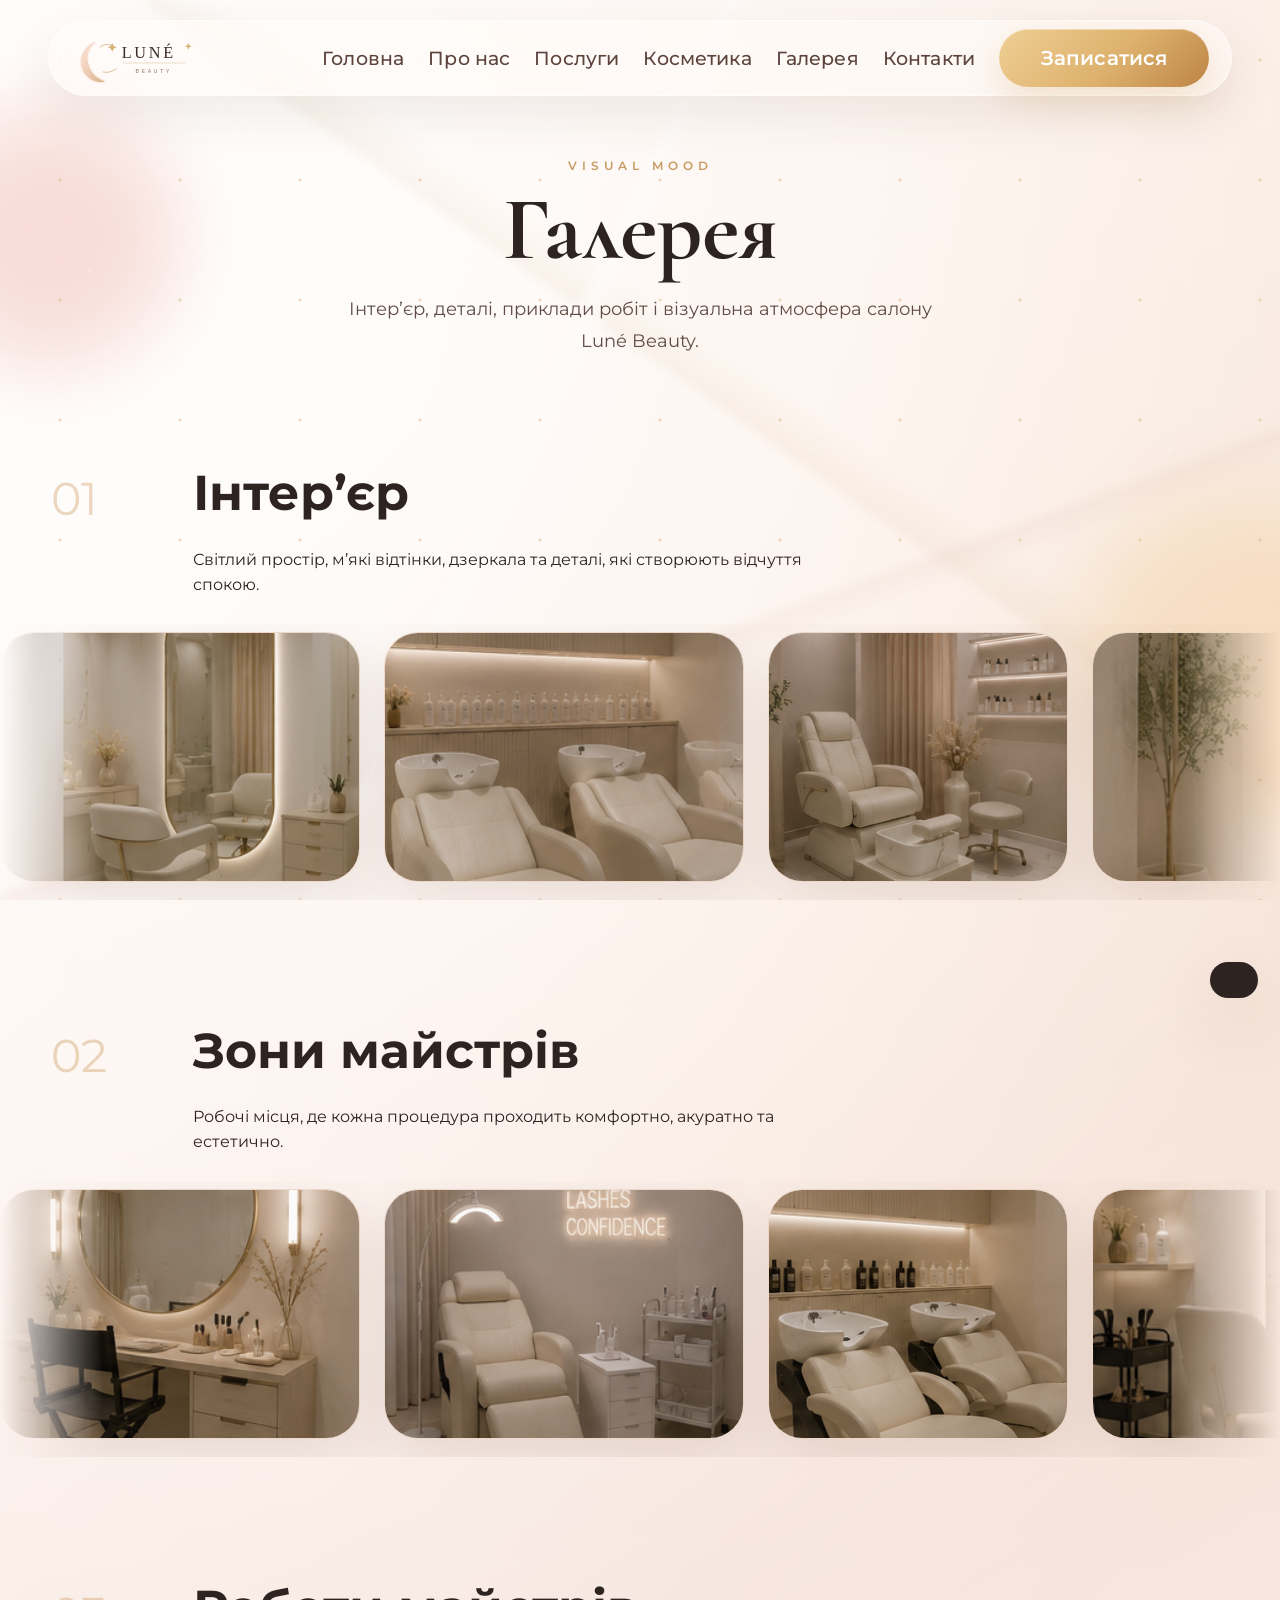
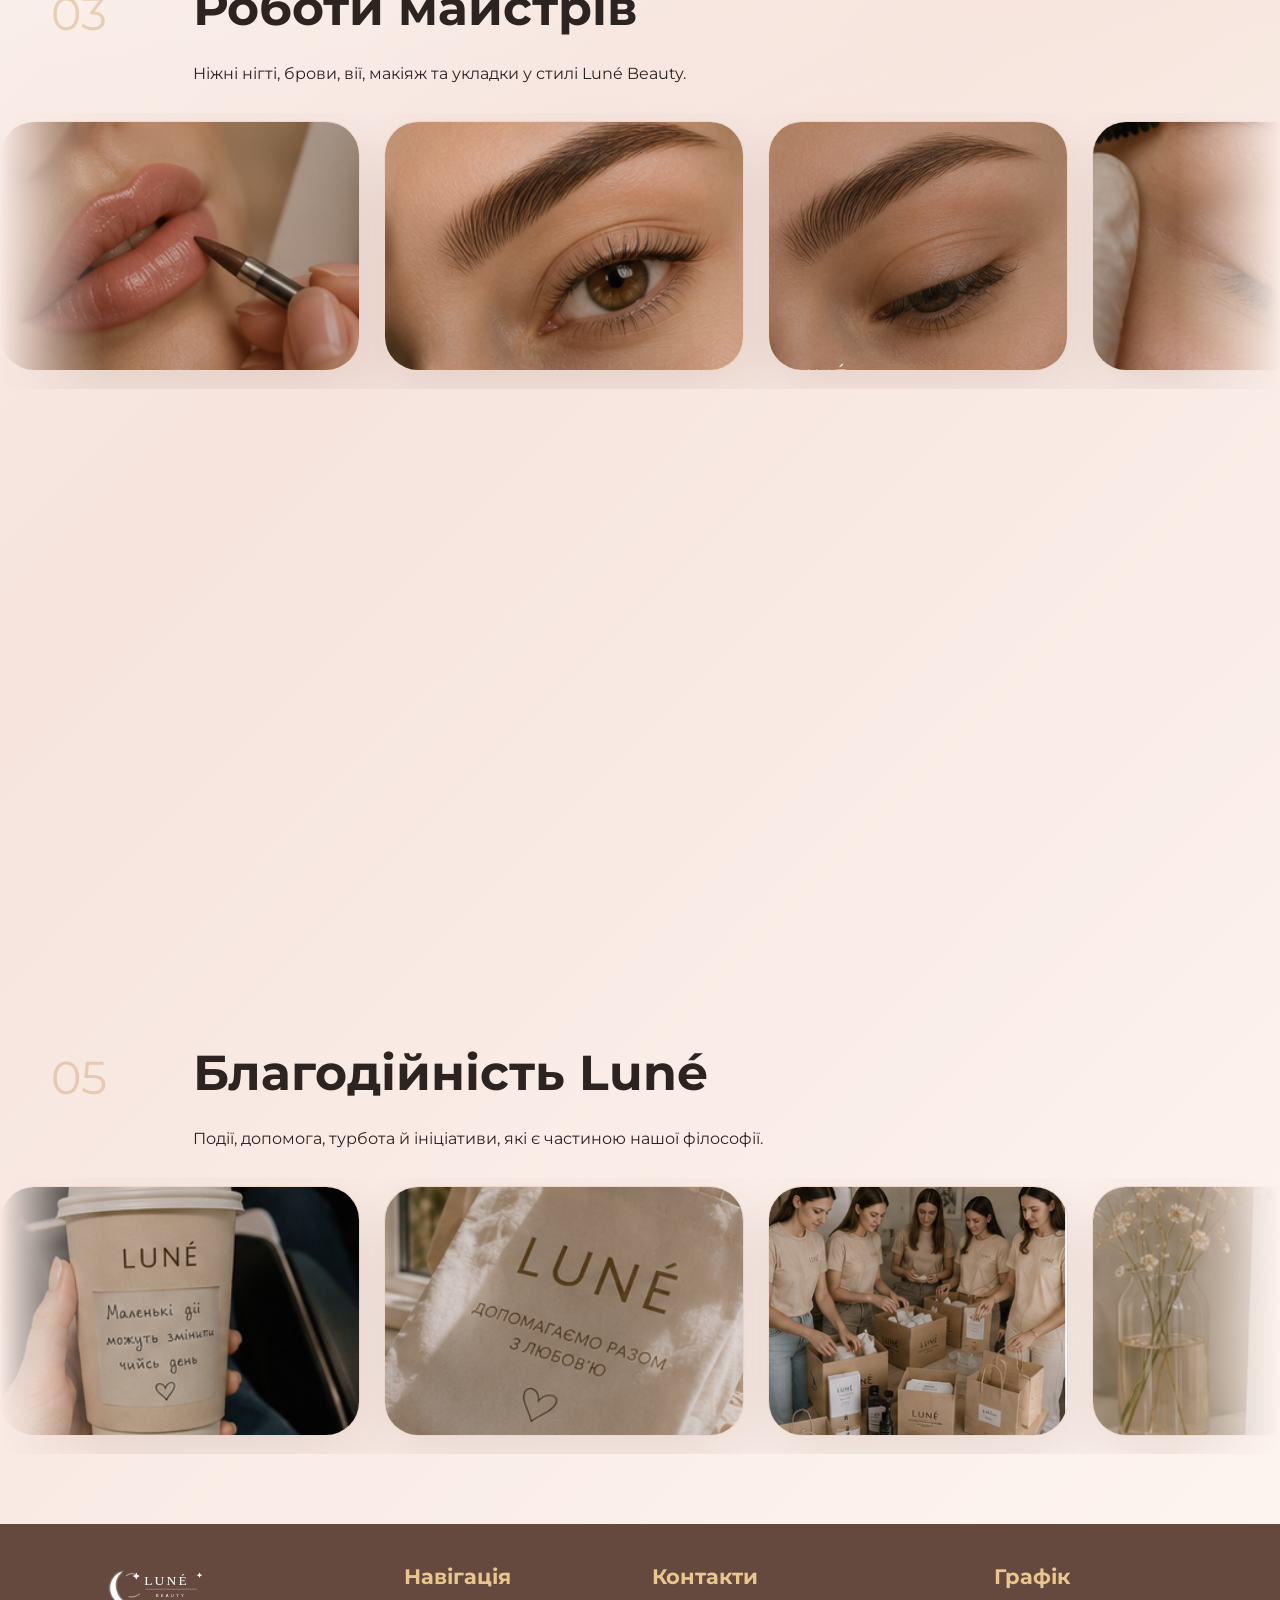
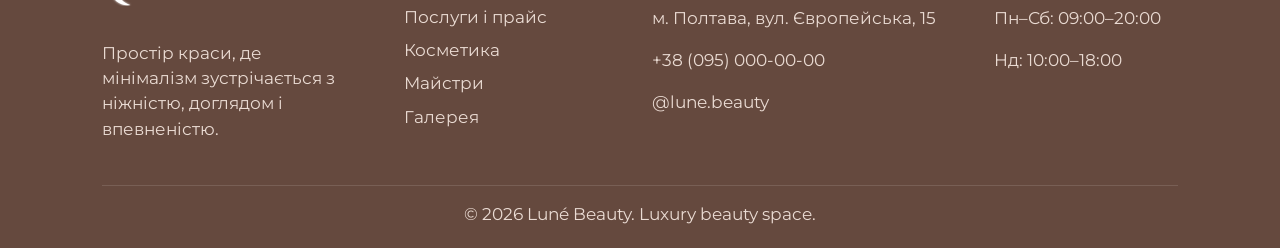
<file: gallery.html>
<!DOCTYPE html><html lang="uk"><head><meta charset="UTF-8"><meta name="viewport" content="width=device-width, initial-scale=1.0"><title>Галерея — Luné Beauty</title><link rel="stylesheet" href="style.css"></head><body>
</div><div class="marble"></div><div class="orb one"></div><div class="orb two"></div><div class="sparkles"></div><div class="cursor-glow"></div><header class="header">
  <a class="logo" href="index.html"><img src="images/logo.svg" alt="Luné Beauty"></a>
  <button class="menu-btn" aria-label="Відкрити меню"><span></span><span></span><span></span></button>
  <nav class="nav">
    <a href="index.html">Головна</a>
    <a href="about.html">Про нас</a>
    <a href="services.html">Послуги</a>
    <a href="cosmetics.html">Косметика</a>
    <a href="gallery.html">Галерея</a>
    <a href="contacts.html">Контакти</a>
    <a class="btn nav-book" href="booking.html">Записатися</a>
  </nav>
</header><main>
<section class="page-hero reveal"><span class="eyebrow">Visual mood</span><h1>Галерея</h1><p>Інтер’єр, деталі, приклади робіт і візуальна атмосфера салону Luné Beauty.</p></section>

<section class="gallery-marquee-section reveal">
    <div class="gallery-marquee-title">
        <span>01</span>
        <h2>Інтер’єр</h2>
        <p>Світлий простір, м’які відтінки, дзеркала та деталі, які створюють відчуття спокою.</p>
    </div>
    <div class="gallery-marquee-wrap">
        <div class="gallery-marquee-track">
            <div class="gallery-marquee-item"><img src="images/interior-1.png" alt="Інтер’єр"></div>
<div class="gallery-marquee-item"><img src="images/interior-2.png" alt="Інтер’єр"></div>
<div class="gallery-marquee-item"><img src="images/interior-3.png" alt="Інтер’єр"></div>
<div class="gallery-marquee-item"><img src="images/interior-4.png" alt="Інтер’єр"></div>
<div class="gallery-marquee-item"><img src="images/interior-5.png" alt="Інтер’єр"></div>
<div class="gallery-marquee-item"><img src="images/interior-6.png" alt="Інтер’єр"></div>
<div class="gallery-marquee-item"><img src="images/interior-7.png" alt="Інтер’єр"></div>
<div class="gallery-marquee-item"><img src="images/interior-8.png" alt="Інтер’єр"></div>
<div class="gallery-marquee-item"><img src="images/interior-9.png" alt="Інтер’єр"></div>
<div class="gallery-marquee-item"><img src="images/interior-10.png" alt="Інтер’єр"></div>
<div class="gallery-marquee-item"><img src="images/interior-11.png" alt="Інтер’єр"></div>
<div class="gallery-marquee-item"><img src="images/interior-12.png" alt="Інтер’єр"></div>
        </div>
    </div>
</section>


<section class="gallery-marquee-section reveal">
    <div class="gallery-marquee-title">
        <span>02</span>
        <h2>Зони майстрів</h2>
        <p>Робочі місця, де кожна процедура проходить комфортно, акуратно та естетично.</p>
    </div>
    <div class="gallery-marquee-wrap">
        <div class="gallery-marquee-track reverse">
            <div class="gallery-marquee-item"><img src="images/zones-1.png" alt="Зони майстрів"></div>
<div class="gallery-marquee-item"><img src="images/zones-2.png" alt="Зони майстрів"></div>
<div class="gallery-marquee-item"><img src="images/zones-3.png" alt="Зони майстрів"></div>
<div class="gallery-marquee-item"><img src="images/zones-4.png" alt="Зони майстрів"></div>
<div class="gallery-marquee-item"><img src="images/zones-5.png" alt="Зони майстрів"></div>
<div class="gallery-marquee-item"><img src="images/zones-6.png" alt="Зони майстрів"></div>
<div class="gallery-marquee-item"><img src="images/zones-7.png" alt="Зони майстрів"></div>
<div class="gallery-marquee-item"><img src="images/zones-8.png" alt="Зони майстрів"></div>
<div class="gallery-marquee-item"><img src="images/zones-9.png" alt="Зони майстрів"></div>
<div class="gallery-marquee-item"><img src="images/zones-10.png" alt="Зони майстрів"></div>
<div class="gallery-marquee-item"><img src="images/zones-11.png" alt="Зони майстрів"></div>
<div class="gallery-marquee-item"><img src="images/zones-12.png" alt="Зони майстрів"></div>
        </div>
    </div>
</section>


<section class="gallery-marquee-section reveal">
    <div class="gallery-marquee-title">
        <span>03</span>
        <h2>Роботи майстрів</h2>
        <p>Ніжні нігті, брови, вії, макіяж та укладки у стилі Luné Beauty.</p>
    </div>
    <div class="gallery-marquee-wrap">
        <div class="gallery-marquee-track">
            <div class="gallery-marquee-item"><img src="images/works-1.png" alt="Роботи майстрів"></div>
<div class="gallery-marquee-item"><img src="images/works-2.png" alt="Роботи майстрів"></div>
<div class="gallery-marquee-item"><img src="images/works-3.png" alt="Роботи майстрів"></div>
<div class="gallery-marquee-item"><img src="images/works-4.png" alt="Роботи майстрів"></div>
<div class="gallery-marquee-item"><img src="images/works-5.png" alt="Роботи майстрів"></div>
<div class="gallery-marquee-item"><img src="images/works-6.png" alt="Роботи майстрів"></div>
<div class="gallery-marquee-item"><img src="images/works-7.png" alt="Роботи майстрів"></div>
<div class="gallery-marquee-item"><img src="images/works-8.png" alt="Роботи майстрів"></div>
<div class="gallery-marquee-item"><img src="images/works-9.png" alt="Роботи майстрів"></div>
<div class="gallery-marquee-item"><img src="images/works-10.png" alt="Роботи майстрів"></div>
<div class="gallery-marquee-item"><img src="images/works-11.png" alt="Роботи майстрів"></div>
<div class="gallery-marquee-item"><img src="images/works-12.png" alt="Роботи майстрів"></div>
        </div>
    </div>
</section>


<section class="gallery-marquee-section reveal">
    <div class="gallery-marquee-title">
        <span>04</span>
        <h2>Атмосфера Luné</h2>
        <p>Косметика, свічки, текстури, золото та маленькі beauty-деталі.</p>
    </div>
    <div class="gallery-marquee-wrap">
        <div class="gallery-marquee-track reverse">
            <div class="gallery-marquee-item"><img src="images/atmosphere-1.png" alt="Атмосфера Luné"></div>
<div class="gallery-marquee-item"><img src="images/atmosphere-2.png" alt="Атмосфера Luné"></div>
<div class="gallery-marquee-item"><img src="images/atmosphere-3.png" alt="Атмосфера Luné"></div>
<div class="gallery-marquee-item"><img src="images/atmosphere-4.png" alt="Атмосфера Luné"></div>
<div class="gallery-marquee-item"><img src="images/atmosphere-5.png" alt="Атмосфера Luné"></div>
<div class="gallery-marquee-item"><img src="images/atmosphere-6.png" alt="Атмосфера Luné"></div>
<div class="gallery-marquee-item"><img src="images/atmosphere-7.png" alt="Атмосфера Luné"></div>
<div class="gallery-marquee-item"><img src="images/atmosphere-8.png" alt="Атмосфера Luné"></div>
<div class="gallery-marquee-item"><img src="images/atmosphere-9.png" alt="Атмосфера Luné"></div>
<div class="gallery-marquee-item"><img src="images/atmosphere-10.png" alt="Атмосфера Luné"></div>
<div class="gallery-marquee-item"><img src="images/atmosphere-11.png" alt="Атмосфера Luné"></div>
<div class="gallery-marquee-item"><img src="images/atmosphere-12.png" alt="Атмосфера Luné"></div>
        </div>
    </div>
</section>


<section class="gallery-marquee-section reveal">
    <div class="gallery-marquee-title">
        <span>05</span>
        <h2>Благодійність Luné</h2>
        <p>Події, допомога, турбота й ініціативи, які є частиною нашої філософії.</p>
    </div>
    <div class="gallery-marquee-wrap">
        <div class="gallery-marquee-track">
            <div class="gallery-marquee-item"><img src="images/charity-1.png" alt="Благодійність Luné"></div>
<div class="gallery-marquee-item"><img src="images/charity-2.png" alt="Благодійність Luné"></div>
<div class="gallery-marquee-item"><img src="images/charity-3.png" alt="Благодійність Luné"></div>
<div class="gallery-marquee-item"><img src="images/charity-4.png" alt="Благодійність Luné"></div>
<div class="gallery-marquee-item"><img src="images/charity-5.png" alt="Благодійність Luné"></div>
<div class="gallery-marquee-item"><img src="images/charity-6.png" alt="Благодійність Luné"></div>
<div class="gallery-marquee-item"><img src="images/charity-7.png" alt="Благодійність Luné"></div>
<div class="gallery-marquee-item"><img src="images/charity-8.png" alt="Благодійність Luné"></div>
<div class="gallery-marquee-item"><img src="images/charity-9.png" alt="Благодійність Luné"></div>
<div class="gallery-marquee-item"><img src="images/charity-10.png" alt="Благодійність Luné"></div>
<div class="gallery-marquee-item"><img src="images/charity-11.png" alt="Благодійність Luné"></div>
<div class="gallery-marquee-item"><img src="images/charity-12.png" alt="Благодійність Luné"></div>
        </div>
    </div>
</section>

</main><footer class="footer">
  <div class="footer-grid">
    <div class="footer-brand">
      <img src="images/logo.svg" alt="Luné Beauty">
      <p>Простір краси, де мінімалізм зустрічається з ніжністю, доглядом і впевненістю.</p>
    </div>
    <div>
      <h3>Навігація</h3>
      <a href="services.html">Послуги і прайс</a>
      <a href="cosmetics.html">Косметика</a>
      <a href="about.html#masters">Майстри</a>
      <a href="gallery.html">Галерея</a>
    </div>
    <div>
      <h3>Контакти</h3>
      <p>м. Полтава, вул. Європейська, 15</p>
      <p>+38 (095) 000-00-00</p>
      <p>@lune.beauty</p>
    </div>
    <div>
      <h3>Графік</h3>
      <p>Пн–Сб: 09:00–20:00</p>
      <p>Нд: 10:00–18:00</p>
    </div>
  </div>
  <div class="footer-copy">© 2026 Luné Beauty. Luxury beauty space.</div>
</footer><div class="toast"></div><script src="script.js"></script></body></html>
</file>
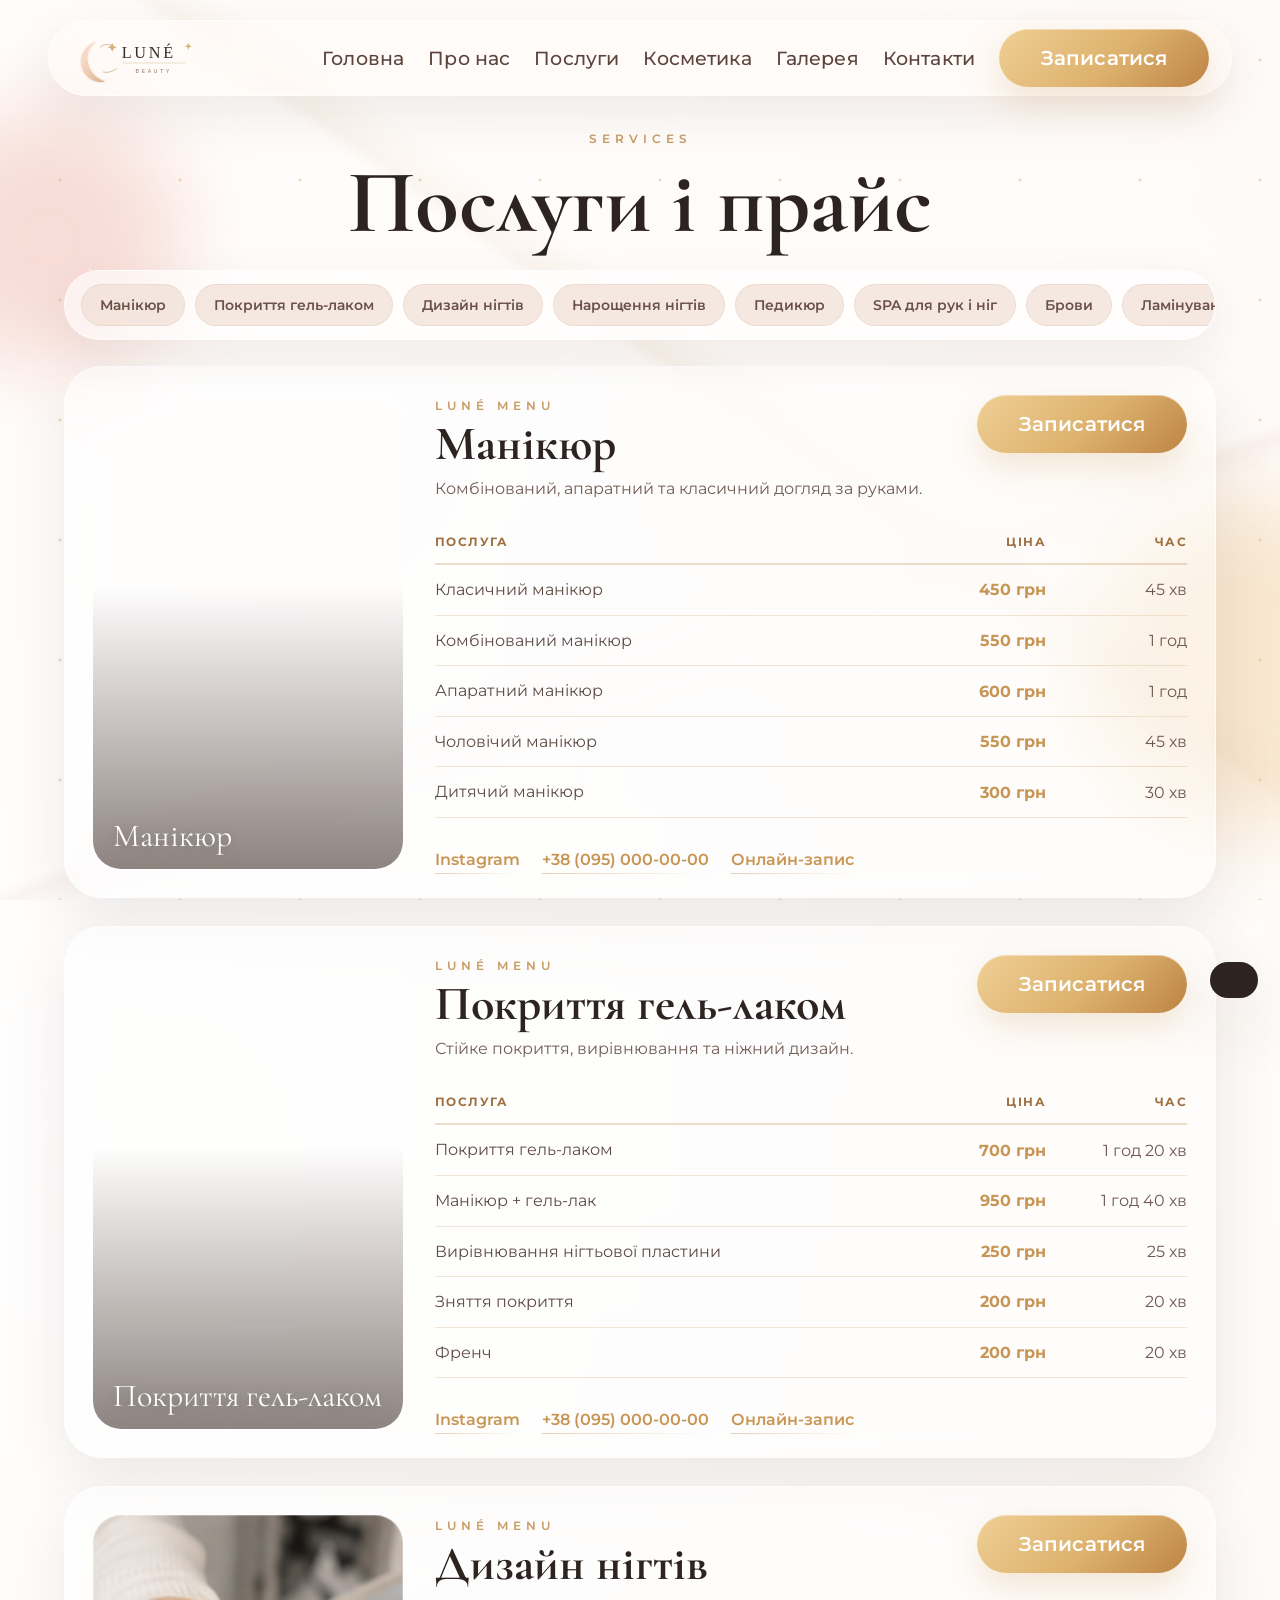
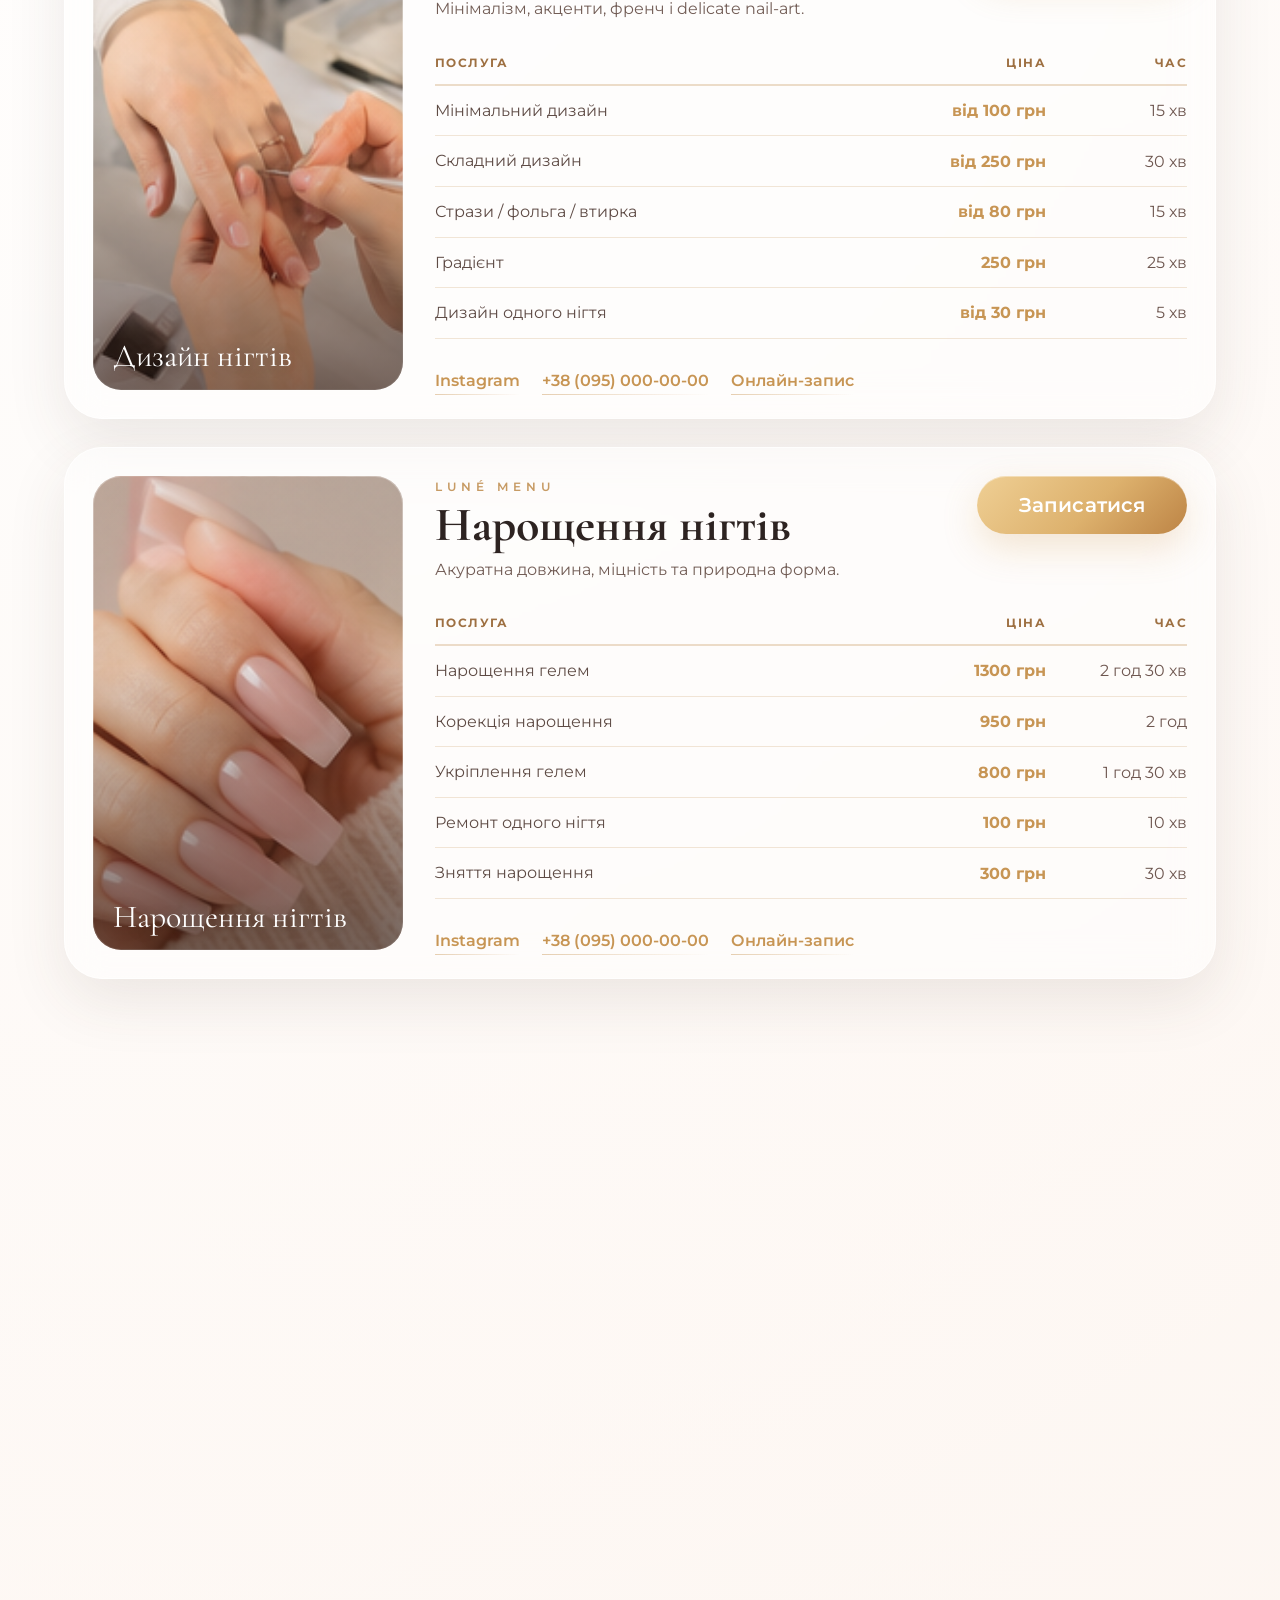
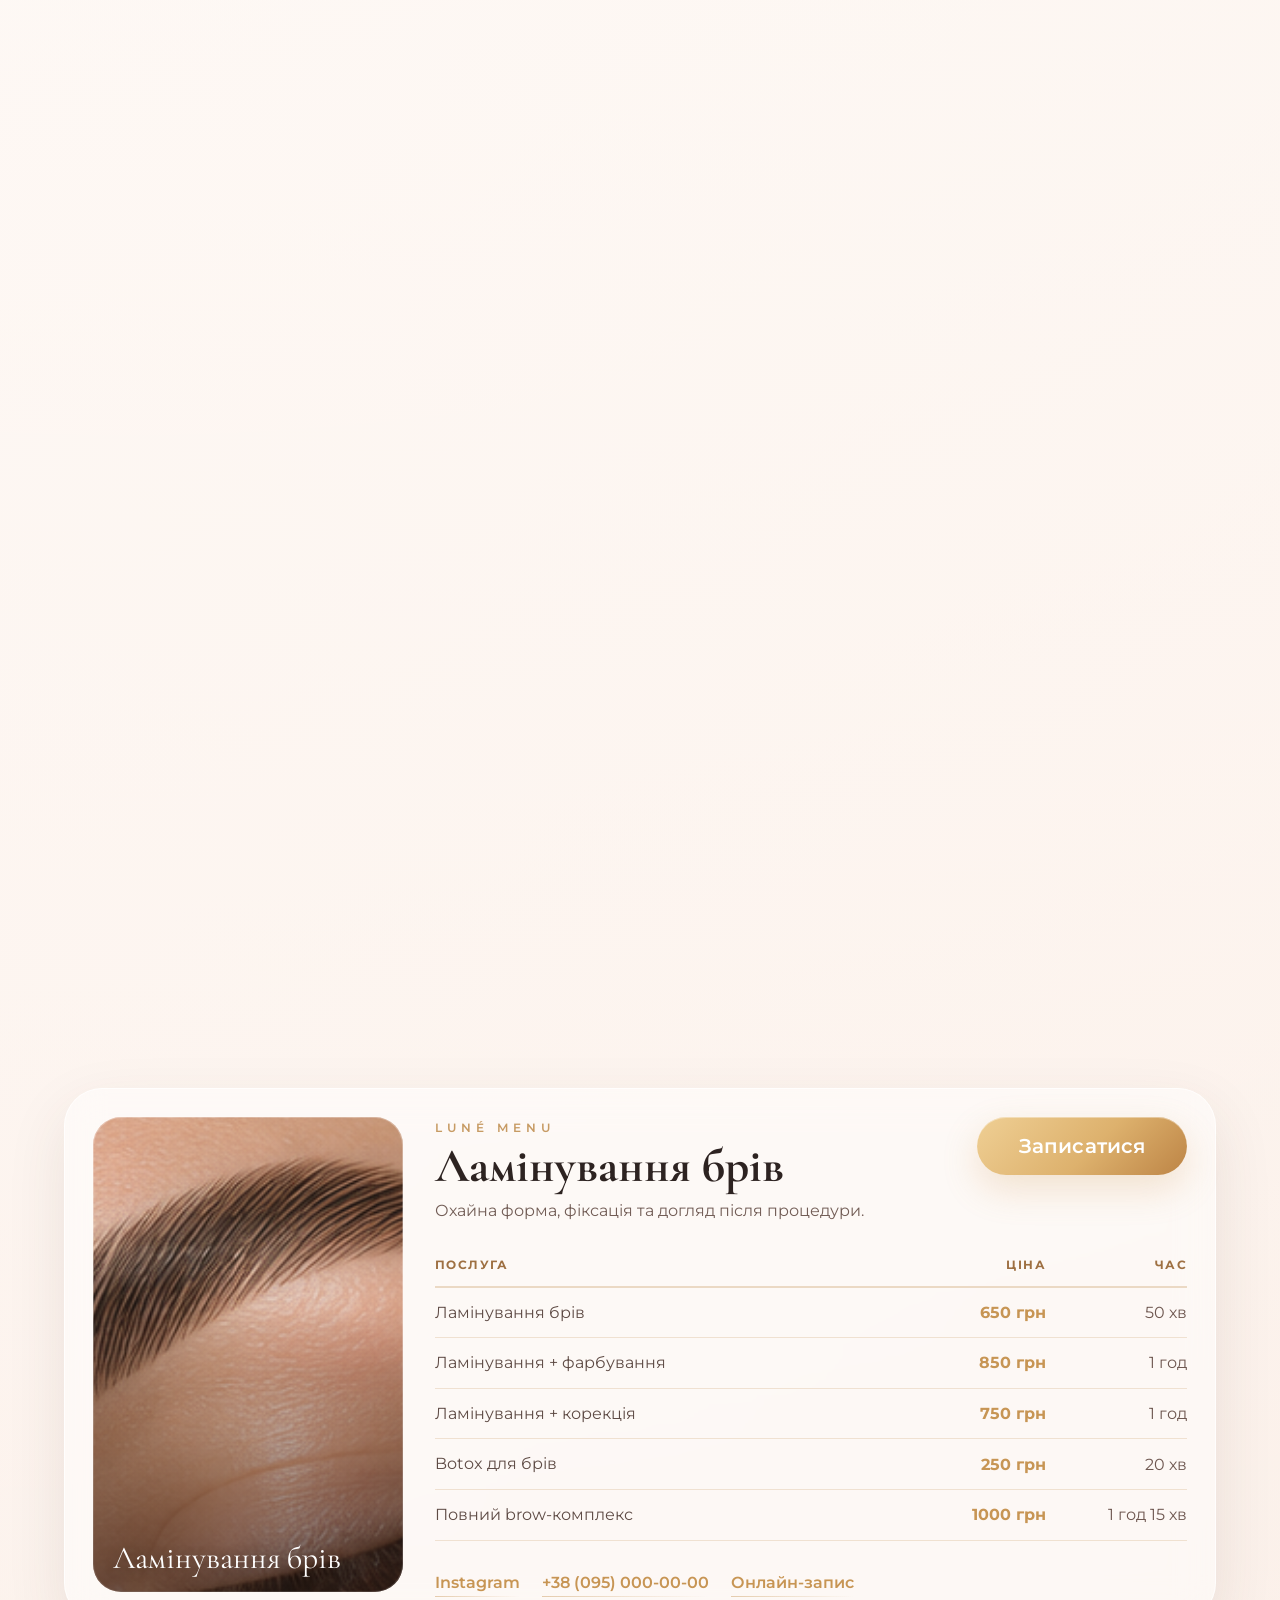
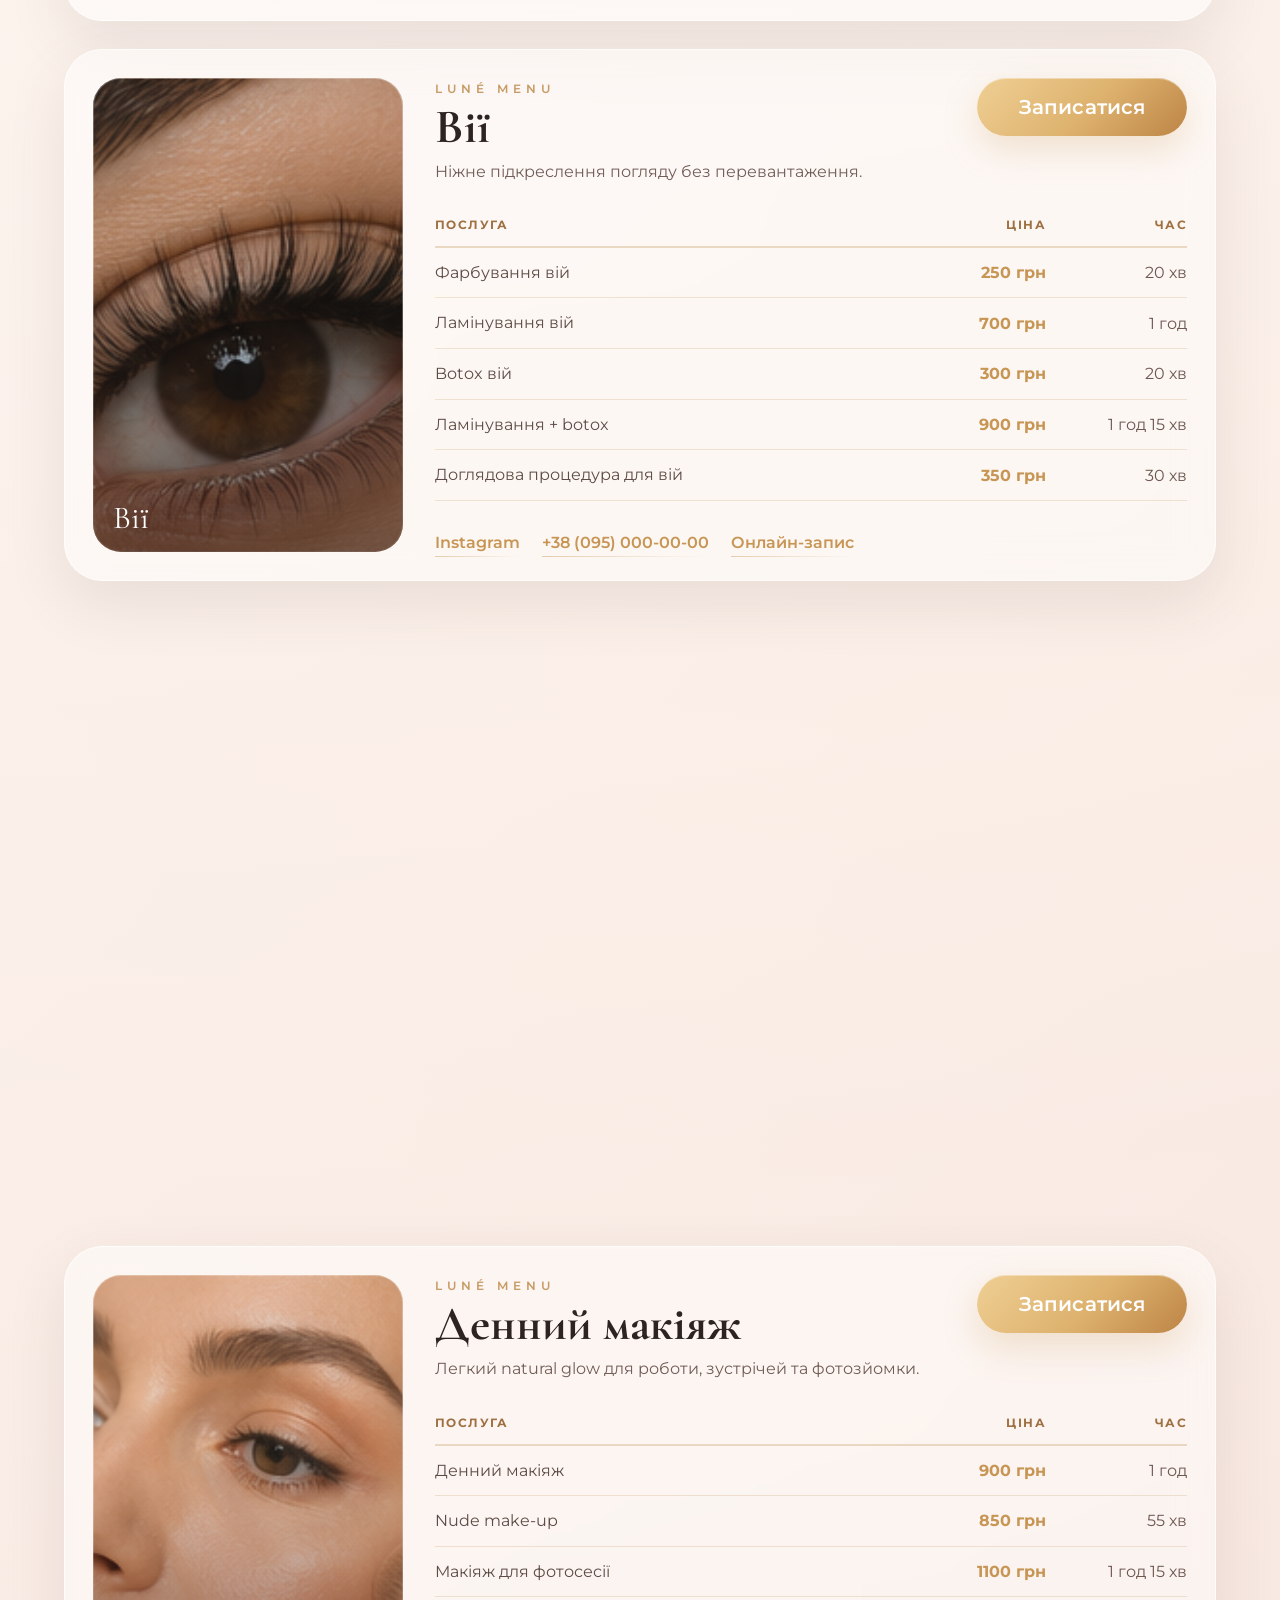
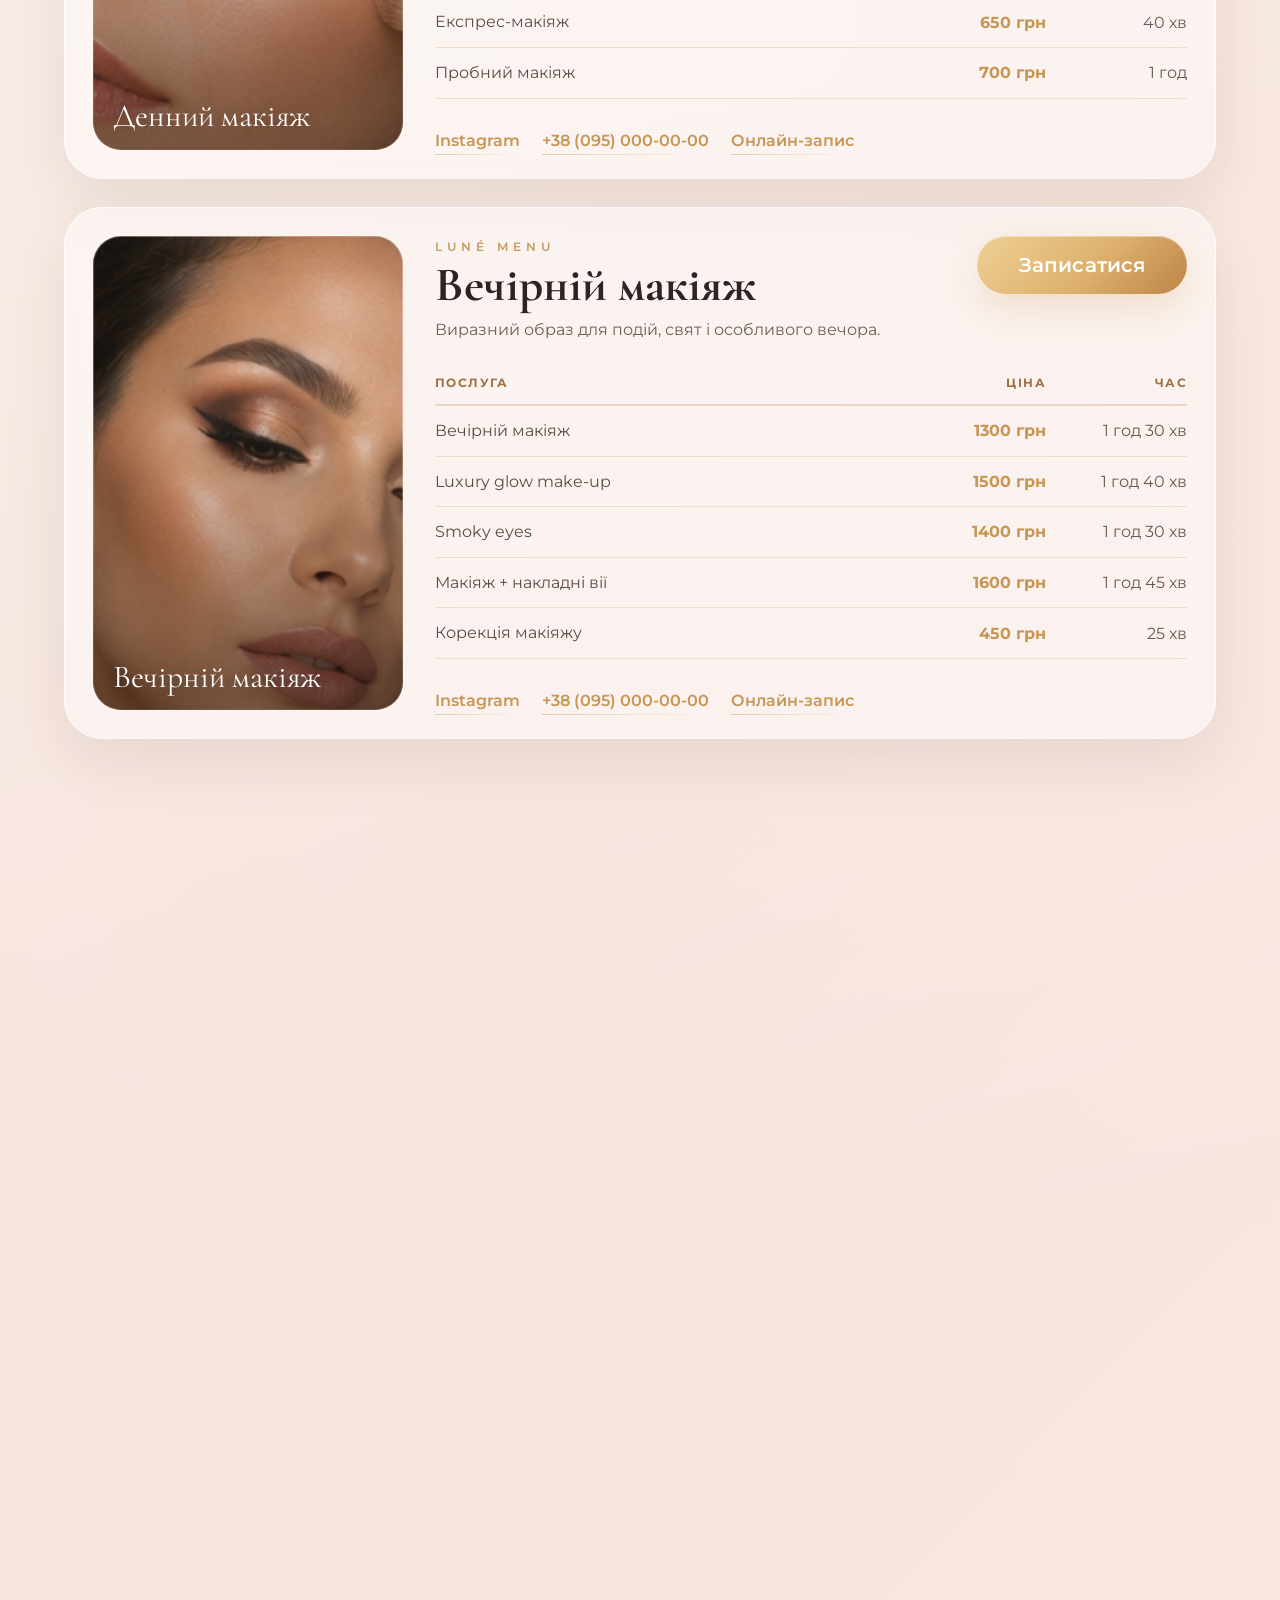
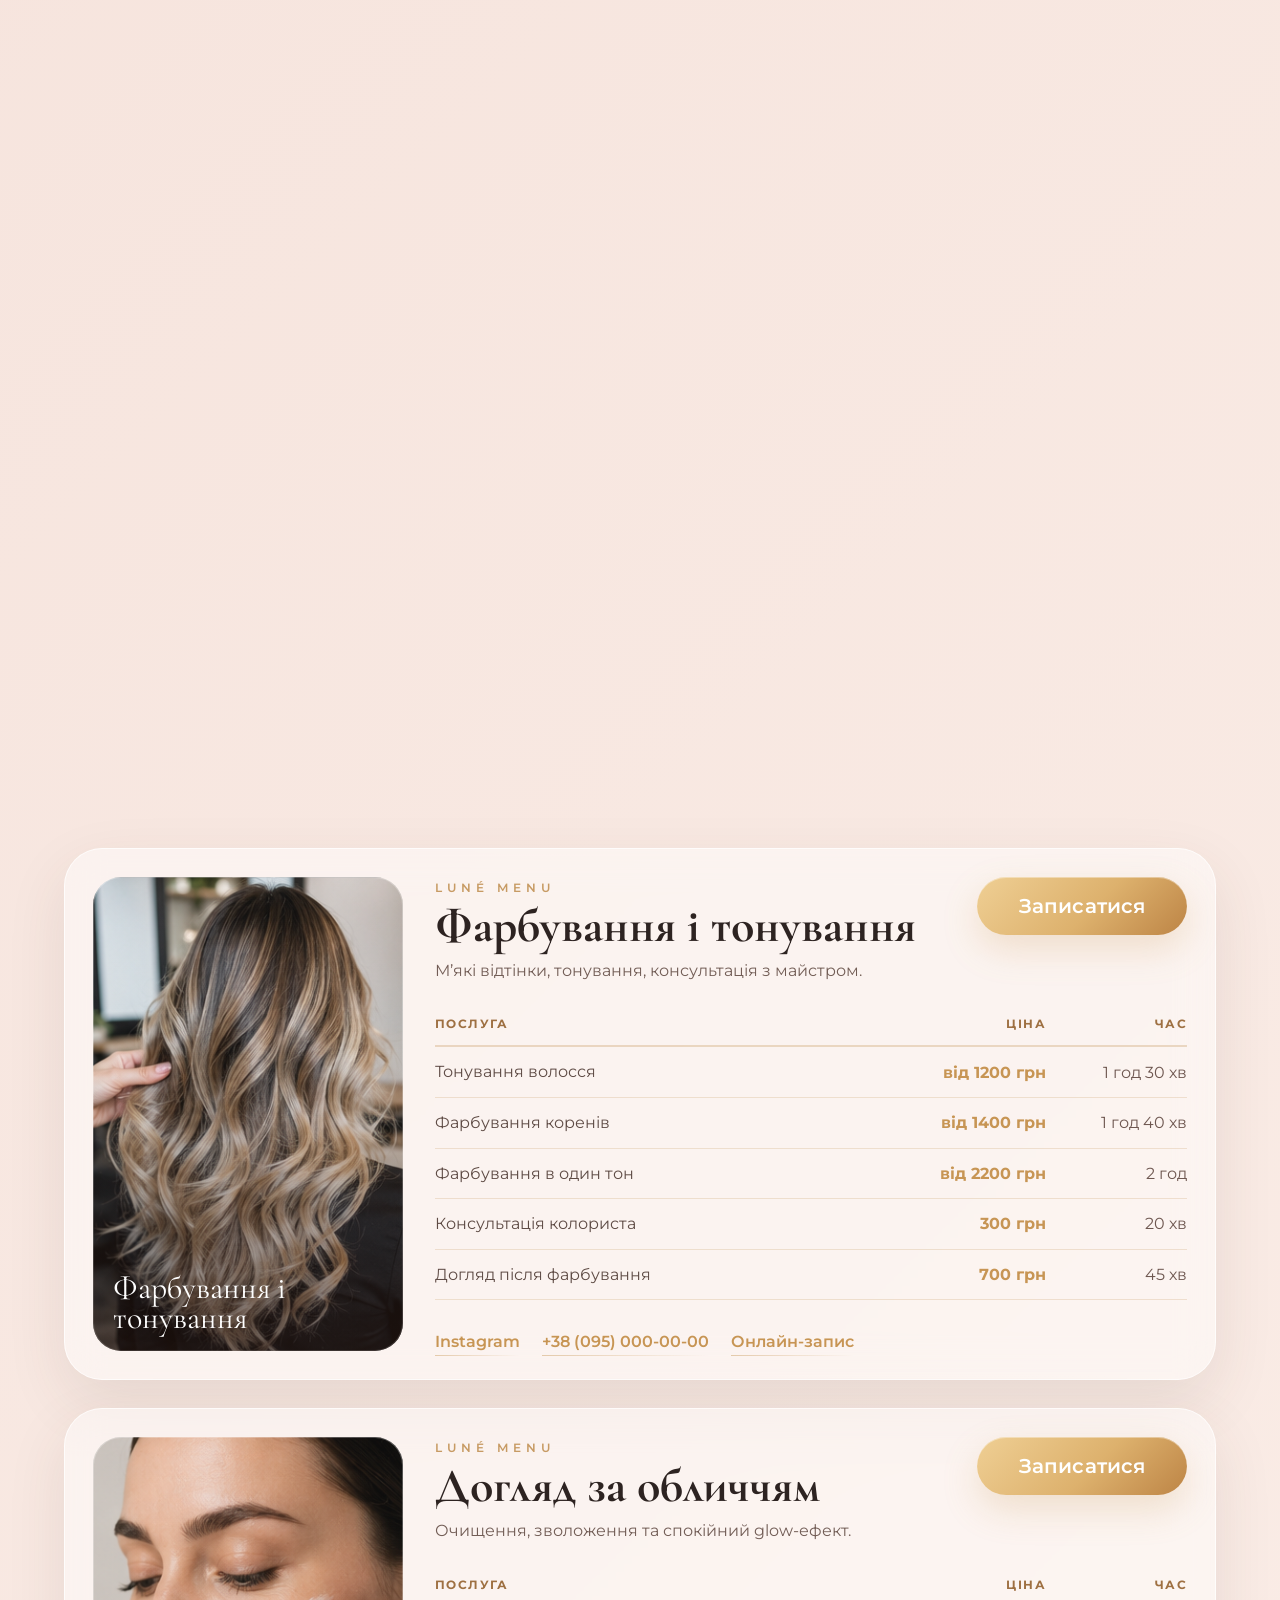
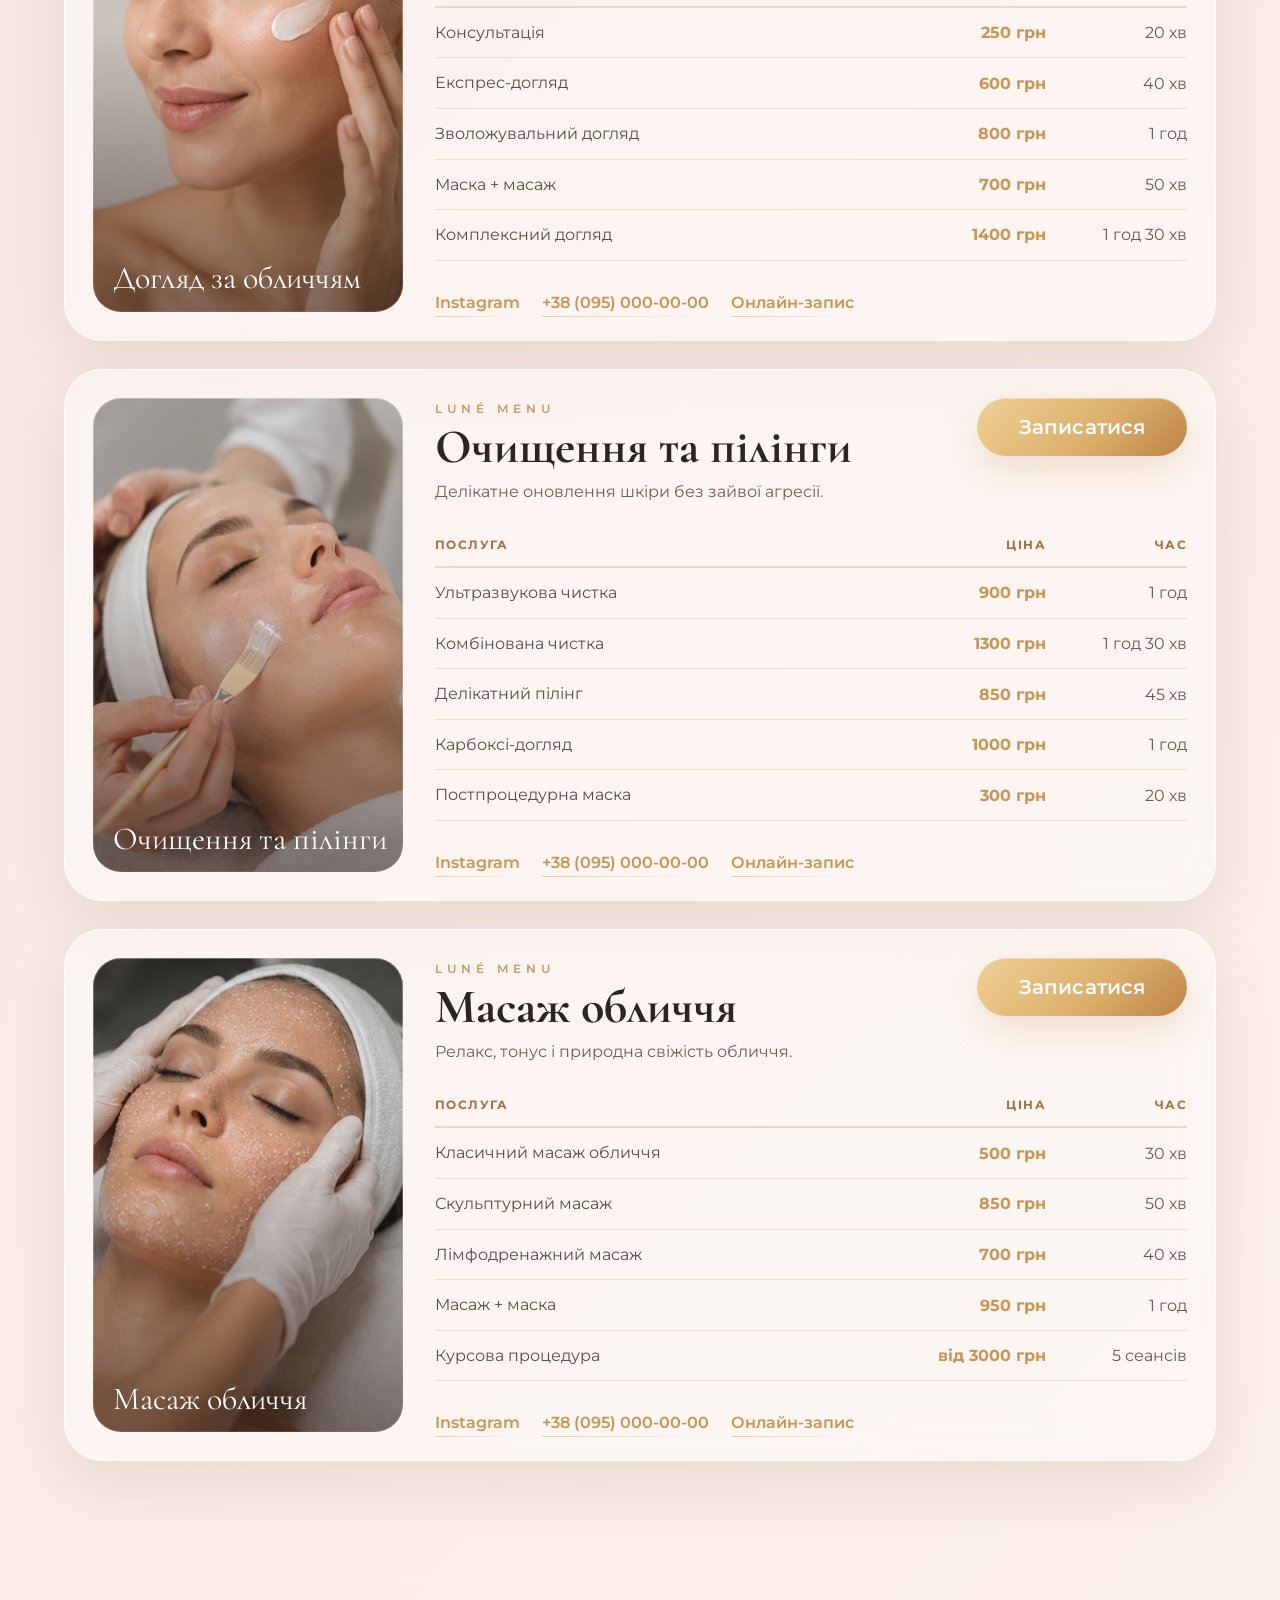
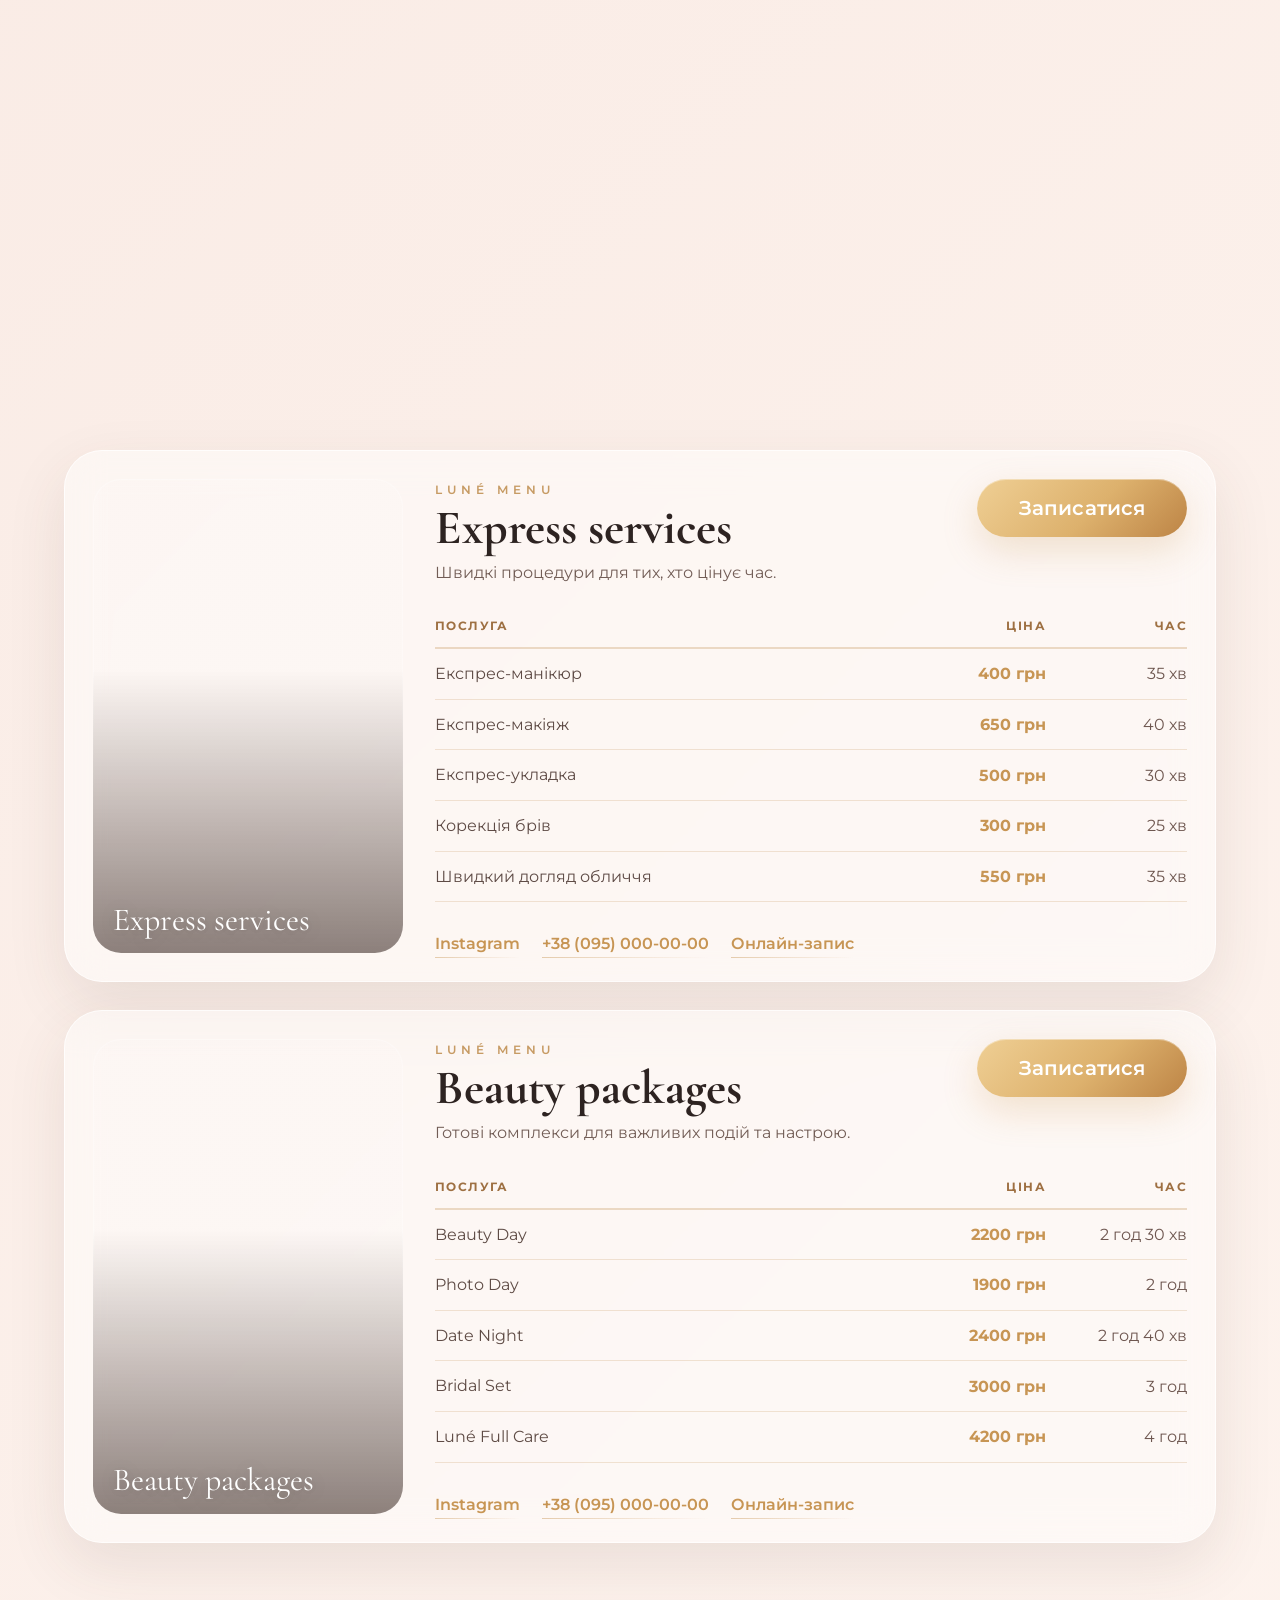
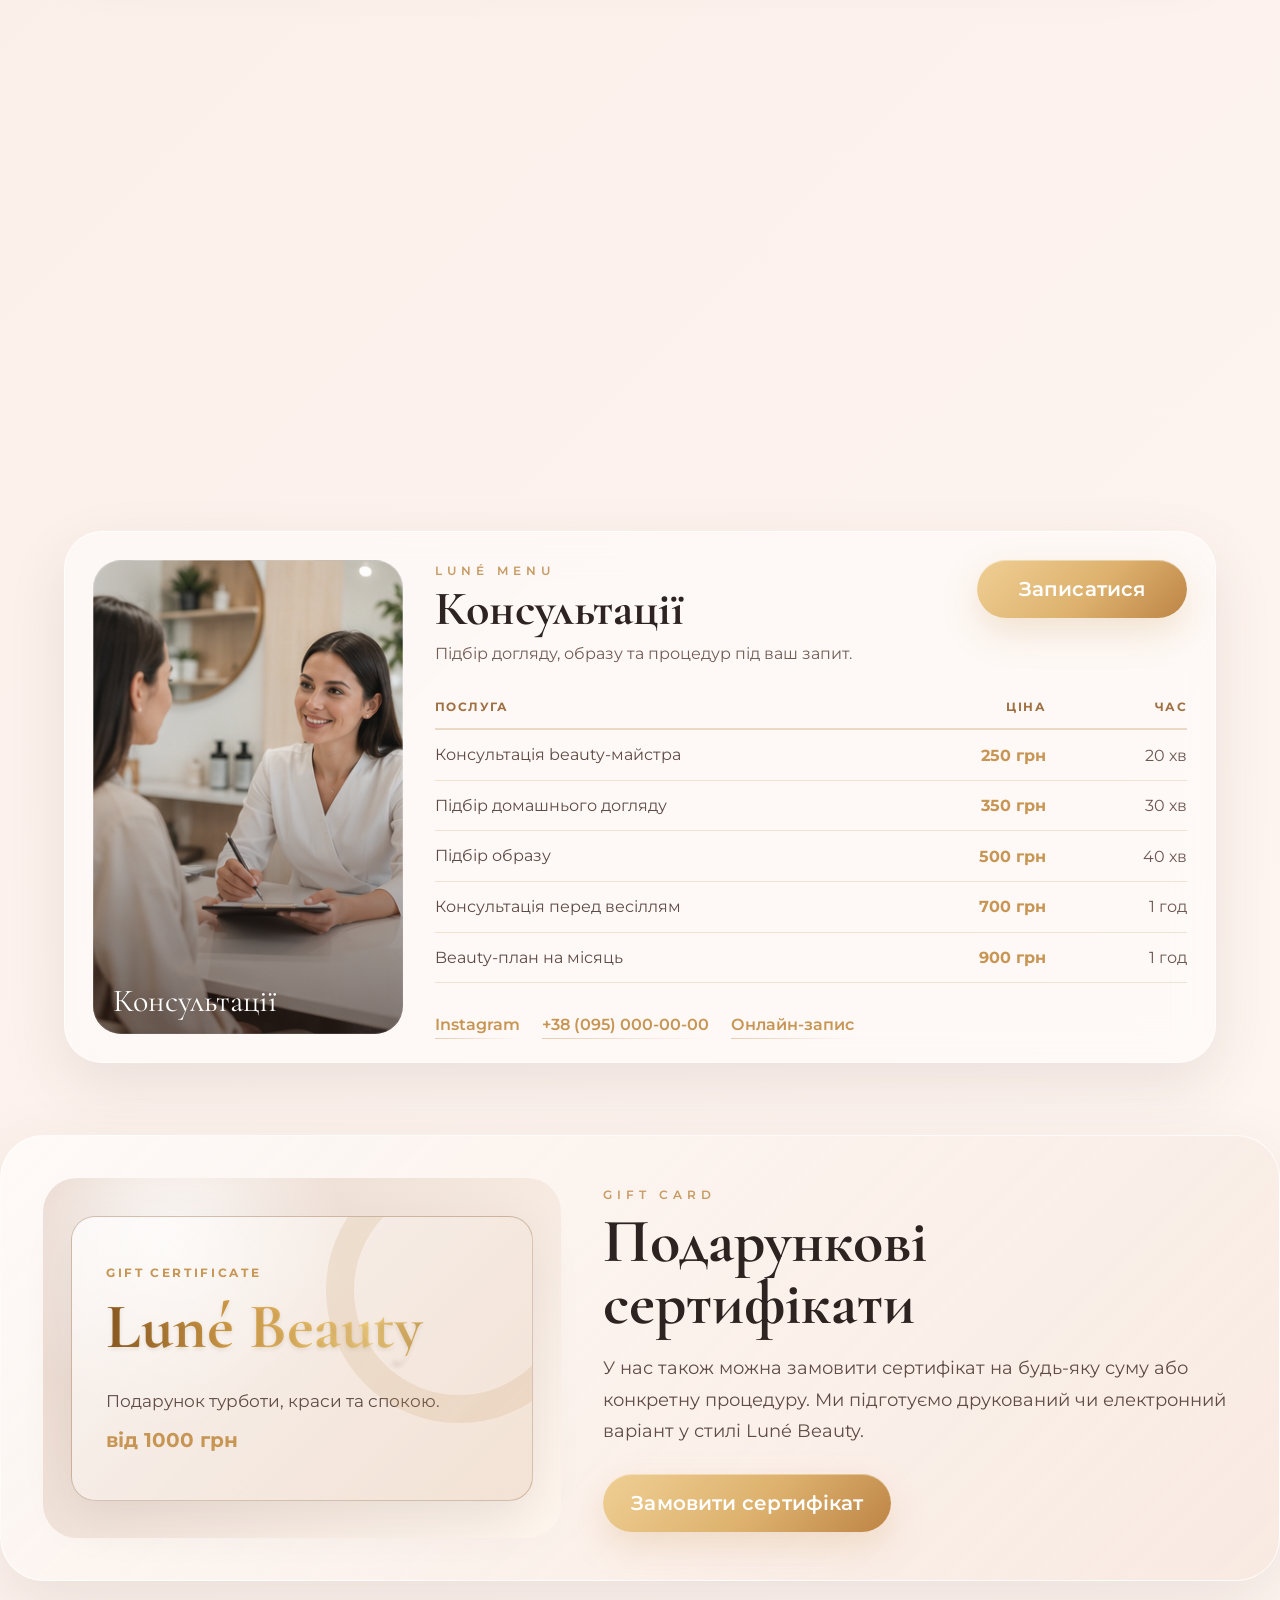
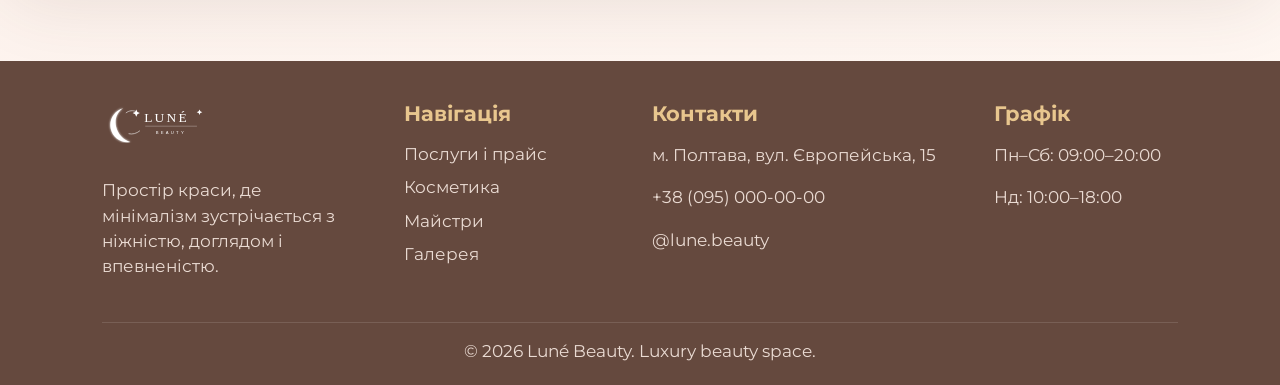
<file: services.html>
<!DOCTYPE html><html lang="uk"><head><meta charset="UTF-8"><meta name="viewport" content="width=device-width, initial-scale=1.0"><title>Послуги і прайс — Luné Beauty</title><link rel="stylesheet" href="style.css"></head><body>
</div><div class="marble"></div><div class="orb one"></div><div class="orb two"></div><div class="sparkles"></div><div class="cursor-glow"></div><header class="header">
  <a class="logo" href="index.html"><img src="images/logo.svg" alt="Luné Beauty"></a>
  <button class="menu-btn" aria-label="Відкрити меню"><span></span><span></span><span></span></button>
  <nav class="nav">
    <a href="index.html">Головна</a><a href="about.html">Про нас</a><a href="services.html">Послуги</a><a href="cosmetics.html">Косметика</a><a href="gallery.html">Галерея</a><a href="contacts.html">Контакти</a><a class="btn nav-book" href="booking.html">Записатися</a>
  </nav>
</header><main class="price-page">
<section class="page-hero price-hero reveal"><span class="eyebrow">Services</span><h1>Послуги і прайс</h1></section>
<section class="price-nav-wrap"><div class="price-nav"><a href="#manicure">Манікюр</a><a href="#gel">Покриття гель-лаком</a><a href="#nail-design">Дизайн нігтів</a><a href="#extension">Нарощення нігтів</a><a href="#pedicure">Педикюр</a><a href="#spa-hands">SPA для рук і ніг</a><a href="#brows">Брови</a><a href="#brow-lami">Ламінування брів</a><a href="#lashes">Вії</a><a href="#lash-extension">Нарощення вій</a><a href="#makeup-day">Денний макіяж</a><a href="#makeup-evening">Вечірній макіяж</a><a href="#bridal">Весільний образ</a><a href="#hair-style">Укладки</a><a href="#hair-care">Догляд за волоссям</a><a href="#hair-color">Фарбування і тонування</a><a href="#face-care">Догляд за обличчям</a><a href="#cleaning">Очищення та пілінги</a><a href="#massage">Масаж обличчя</a><a href="#body-relax">Relax rituals</a><a href="#express">Express services</a><a href="#packages">Beauty packages</a><a href="#men">Men care</a><a href="#consult">Консультації</a></div></section>
<section class="price-sections"><article id="manicure" class="price-section reveal">
        <div class="price-section-media" style="background-image:url('https://images.unsplash.com/photo-1610992015732-2449b76344bc?auto=format&fit=crop&w=900&q=80')"><span>Манікюр</span></div>
        <div class="price-section-content">
          <div class="price-section-title"><div><span class="eyebrow">Luné menu</span><h2>Манікюр</h2><p>Комбінований, апаратний та класичний догляд за руками.</p></div><a class="btn small-btn" href="booking.html">Записатися</a></div>
          <div class="price-table"><div class="price-table-head"><span>Послуга</span><b>Ціна</b><em>Час</em></div><div class="price-table-row"><span>Класичний манікюр</span><b>450 грн</b><em>45 хв</em></div><div class="price-table-row"><span>Комбінований манікюр</span><b>550 грн</b><em>1 год</em></div><div class="price-table-row"><span>Апаратний манікюр</span><b>600 грн</b><em>1 год</em></div><div class="price-table-row"><span>Чоловічий манікюр</span><b>550 грн</b><em>45 хв</em></div><div class="price-table-row"><span>Дитячий манікюр</span><b>300 грн</b><em>30 хв</em></div></div>
          <div class="price-contact-strip"><a href="about.html">Instagram</a><a href="tel:+380950000000">+38 (095) 000-00-00</a><a href="booking.html">Онлайн-запис</a></div>
        </div>
      </article>
<article id="gel" class="price-section reveal">
        <div class="price-section-media" style="background-image:url('https://images.unsplash.com/photo-1604654894610-df63bc536371?auto=format&fit=crop&w=900&q=80')"><span>Покриття гель-лаком</span></div>
        <div class="price-section-content">
          <div class="price-section-title"><div><span class="eyebrow">Luné menu</span><h2>Покриття гель-лаком</h2><p>Стійке покриття, вирівнювання та ніжний дизайн.</p></div><a class="btn small-btn" href="booking.html">Записатися</a></div>
          <div class="price-table"><div class="price-table-head"><span>Послуга</span><b>Ціна</b><em>Час</em></div><div class="price-table-row"><span>Покриття гель-лаком</span><b>700 грн</b><em>1 год 20 хв</em></div><div class="price-table-row"><span>Манікюр + гель-лак</span><b>950 грн</b><em>1 год 40 хв</em></div><div class="price-table-row"><span>Вирівнювання нігтьової пластини</span><b>250 грн</b><em>25 хв</em></div><div class="price-table-row"><span>Зняття покриття</span><b>200 грн</b><em>20 хв</em></div><div class="price-table-row"><span>Френч</span><b>200 грн</b><em>20 хв</em></div></div>
          <div class="price-contact-strip"><a href="about.html">Instagram</a><a href="tel:+380950000000">+38 (095) 000-00-00</a><a href="booking.html">Онлайн-запис</a></div>
        </div>
      </article>
<article id="nail-design" class="price-section reveal">
        <div class="price-section-media" style="background-image:url('images/nail-design-new.png')"><span>Дизайн нігтів</span></div>
        <div class="price-section-content">
          <div class="price-section-title"><div><span class="eyebrow">Luné menu</span><h2>Дизайн нігтів</h2><p>Мінімалізм, акценти, френч і delicate nail-art.</p></div><a class="btn small-btn" href="booking.html">Записатися</a></div>
          <div class="price-table"><div class="price-table-head"><span>Послуга</span><b>Ціна</b><em>Час</em></div><div class="price-table-row"><span>Мінімальний дизайн</span><b>від 100 грн</b><em>15 хв</em></div><div class="price-table-row"><span>Складний дизайн</span><b>від 250 грн</b><em>30 хв</em></div><div class="price-table-row"><span>Стрази / фольга / втирка</span><b>від 80 грн</b><em>15 хв</em></div><div class="price-table-row"><span>Градієнт</span><b>250 грн</b><em>25 хв</em></div><div class="price-table-row"><span>Дизайн одного нігтя</span><b>від 30 грн</b><em>5 хв</em></div></div>
          <div class="price-contact-strip"><a href="about.html">Instagram</a><a href="tel:+380950000000">+38 (095) 000-00-00</a><a href="booking.html">Онлайн-запис</a></div>
        </div>
      </article>
<article id="extension" class="price-section reveal">
        <div class="price-section-media" style="background-image:url('images/nail-extension-new.png')"><span>Нарощення нігтів</span></div>
        <div class="price-section-content">
          <div class="price-section-title"><div><span class="eyebrow">Luné menu</span><h2>Нарощення нігтів</h2><p>Акуратна довжина, міцність та природна форма.</p></div><a class="btn small-btn" href="booking.html">Записатися</a></div>
          <div class="price-table"><div class="price-table-head"><span>Послуга</span><b>Ціна</b><em>Час</em></div><div class="price-table-row"><span>Нарощення гелем</span><b>1300 грн</b><em>2 год 30 хв</em></div><div class="price-table-row"><span>Корекція нарощення</span><b>950 грн</b><em>2 год</em></div><div class="price-table-row"><span>Укріплення гелем</span><b>800 грн</b><em>1 год 30 хв</em></div><div class="price-table-row"><span>Ремонт одного нігтя</span><b>100 грн</b><em>10 хв</em></div><div class="price-table-row"><span>Зняття нарощення</span><b>300 грн</b><em>30 хв</em></div></div>
          <div class="price-contact-strip"><a href="about.html">Instagram</a><a href="tel:+380950000000">+38 (095) 000-00-00</a><a href="booking.html">Онлайн-запис</a></div>
        </div>
      </article>
<article id="pedicure" class="price-section reveal">
        <div class="price-section-media" style="background-image:url('images/pedicure-new.png')"><span>Педикюр</span></div>
        <div class="price-section-content">
          <div class="price-section-title"><div><span class="eyebrow">Luné menu</span><h2>Педикюр</h2><p>Естетичний догляд стоп, чистота та комфорт.</p></div><a class="btn small-btn" href="booking.html">Записатися</a></div>
          <div class="price-table"><div class="price-table-head"><span>Послуга</span><b>Ціна</b><em>Час</em></div><div class="price-table-row"><span>Класичний педикюр</span><b>650 грн</b><em>1 год</em></div><div class="price-table-row"><span>Апаратний педикюр</span><b>800 грн</b><em>1 год 20 хв</em></div><div class="price-table-row"><span>Педикюр + гель-лак</span><b>1100 грн</b><em>1 год 40 хв</em></div><div class="price-table-row"><span>Обробка стоп</span><b>450 грн</b><em>40 хв</em></div><div class="price-table-row"><span>Чоловічий педикюр</span><b>850 грн</b><em>1 год 20 хв</em></div></div>
          <div class="price-contact-strip"><a href="about.html">Instagram</a><a href="tel:+380950000000">+38 (095) 000-00-00</a><a href="booking.html">Онлайн-запис</a></div>
        </div>
      </article>
<article id="spa-hands" class="price-section reveal">
        <div class="price-section-media" style="background-image:url('images/spa-hands-new.png')"><span>SPA для рук і ніг</span></div>
        <div class="price-section-content">
          <div class="price-section-title"><div><span class="eyebrow">Luné menu</span><h2>SPA для рук і ніг</h2><p>Ритуали зволоження, відновлення та м’якого релаксу.</p></div><a class="btn small-btn" href="booking.html">Записатися</a></div>
          <div class="price-table"><div class="price-table-head"><span>Послуга</span><b>Ціна</b><em>Час</em></div><div class="price-table-row"><span>SPA-догляд рук</span><b>350 грн</b><em>30 хв</em></div><div class="price-table-row"><span>Парафінотерапія рук</span><b>300 грн</b><em>25 хв</em></div><div class="price-table-row"><span>SPA-догляд стоп</span><b>450 грн</b><em>35 хв</em></div><div class="price-table-row"><span>Масаж рук</span><b>250 грн</b><em>20 хв</em></div><div class="price-table-row"><span>Комплекс SPA hand & foot</span><b>700 грн</b><em>1 год</em></div></div>
          <div class="price-contact-strip"><a href="about.html">Instagram</a><a href="tel:+380950000000">+38 (095) 000-00-00</a><a href="booking.html">Онлайн-запис</a></div>
        </div>
      </article>
<article id="brows" class="price-section reveal">
        <div class="price-section-media" style="background-image:url('images/brows-new.png')"><span>Брови</span></div>
        <div class="price-section-content">
          <div class="price-section-title"><div><span class="eyebrow">Luné menu</span><h2>Брови</h2><p>Форма, корекція, фарбування та природний ефект.</p></div><a class="btn small-btn" href="booking.html">Записатися</a></div>
          <div class="price-table"><div class="price-table-head"><span>Послуга</span><b>Ціна</b><em>Час</em></div><div class="price-table-row"><span>Корекція брів</span><b>300 грн</b><em>25 хв</em></div><div class="price-table-row"><span>Фарбування брів</span><b>350 грн</b><em>30 хв</em></div><div class="price-table-row"><span>Корекція + фарбування</span><b>550 грн</b><em>45 хв</em></div><div class="price-table-row"><span>Освітлення брів</span><b>350 грн</b><em>30 хв</em></div><div class="price-table-row"><span>Комплекс брів</span><b>800 грн</b><em>1 год</em></div></div>
          <div class="price-contact-strip"><a href="about.html">Instagram</a><a href="tel:+380950000000">+38 (095) 000-00-00</a><a href="booking.html">Онлайн-запис</a></div>
        </div>
      </article>
<article id="brow-lami" class="price-section reveal">
        <div class="price-section-media" style="background-image:url('images/brow-lami-new.png')"><span>Ламінування брів</span></div>
        <div class="price-section-content">
          <div class="price-section-title"><div><span class="eyebrow">Luné menu</span><h2>Ламінування брів</h2><p>Охайна форма, фіксація та догляд після процедури.</p></div><a class="btn small-btn" href="booking.html">Записатися</a></div>
          <div class="price-table"><div class="price-table-head"><span>Послуга</span><b>Ціна</b><em>Час</em></div><div class="price-table-row"><span>Ламінування брів</span><b>650 грн</b><em>50 хв</em></div><div class="price-table-row"><span>Ламінування + фарбування</span><b>850 грн</b><em>1 год</em></div><div class="price-table-row"><span>Ламінування + корекція</span><b>750 грн</b><em>1 год</em></div><div class="price-table-row"><span>Botox для брів</span><b>250 грн</b><em>20 хв</em></div><div class="price-table-row"><span>Повний brow-комплекс</span><b>1000 грн</b><em>1 год 15 хв</em></div></div>
          <div class="price-contact-strip"><a href="about.html">Instagram</a><a href="tel:+380950000000">+38 (095) 000-00-00</a><a href="booking.html">Онлайн-запис</a></div>
        </div>
      </article>
<article id="lashes" class="price-section reveal">
        <div class="price-section-media" style="background-image:url('images/lashes-new.png')"><span>Вії</span></div>
        <div class="price-section-content">
          <div class="price-section-title"><div><span class="eyebrow">Luné menu</span><h2>Вії</h2><p>Ніжне підкреслення погляду без перевантаження.</p></div><a class="btn small-btn" href="booking.html">Записатися</a></div>
          <div class="price-table"><div class="price-table-head"><span>Послуга</span><b>Ціна</b><em>Час</em></div><div class="price-table-row"><span>Фарбування вій</span><b>250 грн</b><em>20 хв</em></div><div class="price-table-row"><span>Ламінування вій</span><b>700 грн</b><em>1 год</em></div><div class="price-table-row"><span>Botox вій</span><b>300 грн</b><em>20 хв</em></div><div class="price-table-row"><span>Ламінування + botox</span><b>900 грн</b><em>1 год 15 хв</em></div><div class="price-table-row"><span>Доглядова процедура для вій</span><b>350 грн</b><em>30 хв</em></div></div>
          <div class="price-contact-strip"><a href="about.html">Instagram</a><a href="tel:+380950000000">+38 (095) 000-00-00</a><a href="booking.html">Онлайн-запис</a></div>
        </div>
      </article>

<article id="lash-extension" class="price-section reveal">
        <div class="price-section-media" style="background-image:url('images/lash-extension-new.png')"><span>Нарощення вій</span></div>
        <div class="price-section-content">
          <div class="price-section-title"><div><span class="eyebrow">Luné menu</span><h2>Нарощення вій</h2><p>Виразний погляд та ідеальний об’єм для щоденного або святкового образу.</p></div><a class="btn small-btn" href="booking.html">Записатися</a></div>
          <div class="price-table"><div class="price-table-head"><span>Послуга</span><b>Ціна</b><em>Час</em></div><div class="price-table-row"><span>Класичне нарощення вій</span><b>від 900 грн</b><em>2 год</em></div><div class="price-table-row"><span>2D нарощення</span><b>від 1100 грн</b><em>2 год 30 хв</em></div><div class="price-table-row"><span>3D нарощення</span><b>від 1300 грн</b><em>3 год</em></div><div class="price-table-row"><span>Голлівудський об’єм</span><b>від 1600 грн</b><em>3 год 30 хв</em></div><div class="price-table-row"><span>Корекція вій</span><b>від 700 грн</b><em>1 год 30 хв</em></div><div class="price-table-row"><span>Зняття вій</span><b>від 250 грн</b><em>20 хв</em></div></div>
          <div class="price-contact-strip"><a href="about.html">Instagram</a><a href="tel:+380950000000">+38 (095) 000-00-00</a><a href="booking.html">Онлайн-запис</a></div>
        </div>
      </article>
<article id="makeup-day" class="price-section reveal">
        <div class="price-section-media" style="background-image:url('images/makeup-day-new.png')"><span>Денний макіяж</span></div>
        <div class="price-section-content">
          <div class="price-section-title"><div><span class="eyebrow">Luné menu</span><h2>Денний макіяж</h2><p>Легкий natural glow для роботи, зустрічей та фотозйомки.</p></div><a class="btn small-btn" href="booking.html">Записатися</a></div>
          <div class="price-table"><div class="price-table-head"><span>Послуга</span><b>Ціна</b><em>Час</em></div><div class="price-table-row"><span>Денний макіяж</span><b>900 грн</b><em>1 год</em></div><div class="price-table-row"><span>Nude make-up</span><b>850 грн</b><em>55 хв</em></div><div class="price-table-row"><span>Макіяж для фотосесії</span><b>1100 грн</b><em>1 год 15 хв</em></div><div class="price-table-row"><span>Експрес-макіяж</span><b>650 грн</b><em>40 хв</em></div><div class="price-table-row"><span>Пробний макіяж</span><b>700 грн</b><em>1 год</em></div></div>
          <div class="price-contact-strip"><a href="about.html">Instagram</a><a href="tel:+380950000000">+38 (095) 000-00-00</a><a href="booking.html">Онлайн-запис</a></div>
        </div>
      </article>
<article id="makeup-evening" class="price-section reveal">
        <div class="price-section-media" style="background-image:url('images/makeup-evening-new.png')"><span>Вечірній макіяж</span></div>
        <div class="price-section-content">
          <div class="price-section-title"><div><span class="eyebrow">Luné menu</span><h2>Вечірній макіяж</h2><p>Виразний образ для подій, свят і особливого вечора.</p></div><a class="btn small-btn" href="booking.html">Записатися</a></div>
          <div class="price-table"><div class="price-table-head"><span>Послуга</span><b>Ціна</b><em>Час</em></div><div class="price-table-row"><span>Вечірній макіяж</span><b>1300 грн</b><em>1 год 30 хв</em></div><div class="price-table-row"><span>Luxury glow make-up</span><b>1500 грн</b><em>1 год 40 хв</em></div><div class="price-table-row"><span>Smoky eyes</span><b>1400 грн</b><em>1 год 30 хв</em></div><div class="price-table-row"><span>Макіяж + накладні вії</span><b>1600 грн</b><em>1 год 45 хв</em></div><div class="price-table-row"><span>Корекція макіяжу</span><b>450 грн</b><em>25 хв</em></div></div>
          <div class="price-contact-strip"><a href="about.html">Instagram</a><a href="tel:+380950000000">+38 (095) 000-00-00</a><a href="booking.html">Онлайн-запис</a></div>
        </div>
      </article>
<article id="bridal" class="price-section reveal">
        <div class="price-section-media" style="background-image:url('images/bridal-new.png')"><span>Весільний образ</span></div>
        <div class="price-section-content">
          <div class="price-section-title"><div><span class="eyebrow">Luné menu</span><h2>Весільний образ</h2><p>Макіяж, зачіска та делікатна підготовка до важливого дня.</p></div><a class="btn small-btn" href="booking.html">Записатися</a></div>
          <div class="price-table"><div class="price-table-head"><span>Послуга</span><b>Ціна</b><em>Час</em></div><div class="price-table-row"><span>Весільний макіяж</span><b>1800 грн</b><em>2 год</em></div><div class="price-table-row"><span>Весільна зачіска</span><b>1700 грн</b><em>2 год</em></div><div class="price-table-row"><span>Повний bridal look</span><b>3200 грн</b><em>3 год</em></div><div class="price-table-row"><span>Пробний bridal look</span><b>2200 грн</b><em>2 год 30 хв</em></div><div class="price-table-row"><span>Супровід нареченої</span><b>від 2500 грн</b><em>за домовленістю</em></div></div>
          <div class="price-contact-strip"><a href="about.html">Instagram</a><a href="tel:+380950000000">+38 (095) 000-00-00</a><a href="booking.html">Онлайн-запис</a></div>
        </div>
      </article>
<article id="hair-style" class="price-section reveal">
        <div class="price-section-media" style="background-image:url('images/hair-styling-new.png')"><span>Укладки</span></div>
        <div class="price-section-content">
          <div class="price-section-title"><div><span class="eyebrow">Luné menu</span><h2>Укладки</h2><p>Легкі хвилі, гладкість, об’єм і polished hair.</p></div><a class="btn small-btn" href="booking.html">Записатися</a></div>
          <div class="price-table"><div class="price-table-head"><span>Послуга</span><b>Ціна</b><em>Час</em></div><div class="price-table-row"><span>Легка укладка</span><b>700 грн</b><em>45 хв</em></div><div class="price-table-row"><span>Локони</span><b>850 грн</b><em>1 год</em></div><div class="price-table-row"><span>Гладка укладка</span><b>750 грн</b><em>50 хв</em></div><div class="price-table-row"><span>Об’ємна укладка</span><b>800 грн</b><em>1 год</em></div><div class="price-table-row"><span>Укладка + догляд</span><b>1100 грн</b><em>1 год 20 хв</em></div></div>
          <div class="price-contact-strip"><a href="about.html">Instagram</a><a href="tel:+380950000000">+38 (095) 000-00-00</a><a href="booking.html">Онлайн-запис</a></div>
        </div>
      </article>
<article id="hair-care" class="price-section reveal">
        <div class="price-section-media" style="background-image:url('images/hair-care-new.png')"><span>Догляд за волоссям</span></div>
        <div class="price-section-content">
          <div class="price-section-title"><div><span class="eyebrow">Luné menu</span><h2>Догляд за волоссям</h2><p>Маски, відновлення, блиск і м’якість після першого візиту.</p></div><a class="btn small-btn" href="booking.html">Записатися</a></div>
          <div class="price-table"><div class="price-table-head"><span>Послуга</span><b>Ціна</b><em>Час</em></div><div class="price-table-row"><span>Експрес-догляд</span><b>600 грн</b><em>35 хв</em></div><div class="price-table-row"><span>Глибоке зволоження</span><b>900 грн</b><em>1 год</em></div><div class="price-table-row"><span>Відновлення волосся</span><b>1200 грн</b><em>1 год 20 хв</em></div><div class="price-table-row"><span>Догляд для блиску</span><b>850 грн</b><em>50 хв</em></div><div class="price-table-row"><span>Комплекс “Silk hair”</span><b>1500 грн</b><em>1 год 30 хв</em></div></div>
          <div class="price-contact-strip"><a href="about.html">Instagram</a><a href="tel:+380950000000">+38 (095) 000-00-00</a><a href="booking.html">Онлайн-запис</a></div>
        </div>
      </article>
<article id="hair-color" class="price-section reveal">
        <div class="price-section-media" style="background-image:url('images/hair-color-new.png')"><span>Фарбування і тонування</span></div>
        <div class="price-section-content">
          <div class="price-section-title"><div><span class="eyebrow">Luné menu</span><h2>Фарбування і тонування</h2><p>М’які відтінки, тонування, консультація з майстром.</p></div><a class="btn small-btn" href="booking.html">Записатися</a></div>
          <div class="price-table"><div class="price-table-head"><span>Послуга</span><b>Ціна</b><em>Час</em></div><div class="price-table-row"><span>Тонування волосся</span><b>від 1200 грн</b><em>1 год 30 хв</em></div><div class="price-table-row"><span>Фарбування коренів</span><b>від 1400 грн</b><em>1 год 40 хв</em></div><div class="price-table-row"><span>Фарбування в один тон</span><b>від 2200 грн</b><em>2 год</em></div><div class="price-table-row"><span>Консультація колориста</span><b>300 грн</b><em>20 хв</em></div><div class="price-table-row"><span>Догляд після фарбування</span><b>700 грн</b><em>45 хв</em></div></div>
          <div class="price-contact-strip"><a href="about.html">Instagram</a><a href="tel:+380950000000">+38 (095) 000-00-00</a><a href="booking.html">Онлайн-запис</a></div>
        </div>
      </article>
<article id="face-care" class="price-section reveal">
        <div class="price-section-media" style="background-image:url('images/face-care-new.png')"><span>Догляд за обличчям</span></div>
        <div class="price-section-content">
          <div class="price-section-title"><div><span class="eyebrow">Luné menu</span><h2>Догляд за обличчям</h2><p>Очищення, зволоження та спокійний glow-ефект.</p></div><a class="btn small-btn" href="booking.html">Записатися</a></div>
          <div class="price-table"><div class="price-table-head"><span>Послуга</span><b>Ціна</b><em>Час</em></div><div class="price-table-row"><span>Консультація</span><b>250 грн</b><em>20 хв</em></div><div class="price-table-row"><span>Експрес-догляд</span><b>600 грн</b><em>40 хв</em></div><div class="price-table-row"><span>Зволожувальний догляд</span><b>800 грн</b><em>1 год</em></div><div class="price-table-row"><span>Маска + масаж</span><b>700 грн</b><em>50 хв</em></div><div class="price-table-row"><span>Комплексний догляд</span><b>1400 грн</b><em>1 год 30 хв</em></div></div>
          <div class="price-contact-strip"><a href="about.html">Instagram</a><a href="tel:+380950000000">+38 (095) 000-00-00</a><a href="booking.html">Онлайн-запис</a></div>
        </div>
      </article>
<article id="cleaning" class="price-section reveal">
        <div class="price-section-media" style="background-image:url('images/peeling-new.png')"><span>Очищення та пілінги</span></div>
        <div class="price-section-content">
          <div class="price-section-title"><div><span class="eyebrow">Luné menu</span><h2>Очищення та пілінги</h2><p>Делікатне оновлення шкіри без зайвої агресії.</p></div><a class="btn small-btn" href="booking.html">Записатися</a></div>
          <div class="price-table"><div class="price-table-head"><span>Послуга</span><b>Ціна</b><em>Час</em></div><div class="price-table-row"><span>Ультразвукова чистка</span><b>900 грн</b><em>1 год</em></div><div class="price-table-row"><span>Комбінована чистка</span><b>1300 грн</b><em>1 год 30 хв</em></div><div class="price-table-row"><span>Делікатний пілінг</span><b>850 грн</b><em>45 хв</em></div><div class="price-table-row"><span>Карбоксі-догляд</span><b>1000 грн</b><em>1 год</em></div><div class="price-table-row"><span>Постпроцедурна маска</span><b>300 грн</b><em>20 хв</em></div></div>
          <div class="price-contact-strip"><a href="about.html">Instagram</a><a href="tel:+380950000000">+38 (095) 000-00-00</a><a href="booking.html">Онлайн-запис</a></div>
        </div>
      </article>
<article id="massage" class="price-section reveal">
        <div class="price-section-media" style="background-image:url('images/face-massage-new.png')"><span>Масаж обличчя</span></div>
        <div class="price-section-content">
          <div class="price-section-title"><div><span class="eyebrow">Luné menu</span><h2>Масаж обличчя</h2><p>Релакс, тонус і природна свіжість обличчя.</p></div><a class="btn small-btn" href="booking.html">Записатися</a></div>
          <div class="price-table"><div class="price-table-head"><span>Послуга</span><b>Ціна</b><em>Час</em></div><div class="price-table-row"><span>Класичний масаж обличчя</span><b>500 грн</b><em>30 хв</em></div><div class="price-table-row"><span>Скульптурний масаж</span><b>850 грн</b><em>50 хв</em></div><div class="price-table-row"><span>Лімфодренажний масаж</span><b>700 грн</b><em>40 хв</em></div><div class="price-table-row"><span>Масаж + маска</span><b>950 грн</b><em>1 год</em></div><div class="price-table-row"><span>Курсова процедура</span><b>від 3000 грн</b><em>5 сеансів</em></div></div>
          <div class="price-contact-strip"><a href="about.html">Instagram</a><a href="tel:+380950000000">+38 (095) 000-00-00</a><a href="booking.html">Онлайн-запис</a></div>
        </div>
      </article>
<article id="body-relax" class="price-section reveal">
        <div class="price-section-media" style="background-image:url('images/relax-rituals-new.png')"><span>Relax rituals</span></div>
        <div class="price-section-content">
          <div class="price-section-title"><div><span class="eyebrow">Luné menu</span><h2>Relax rituals</h2><p>Теплі доглядові ритуали для спокою та відновлення.</p></div><a class="btn small-btn" href="booking.html">Записатися</a></div>
          <div class="price-table"><div class="price-table-head"><span>Послуга</span><b>Ціна</b><em>Час</em></div><div class="price-table-row"><span>Aroma relax</span><b>900 грн</b><em>1 год</em></div><div class="price-table-row"><span>Relax hands & face</span><b>1200 грн</b><em>1 год 20 хв</em></div><div class="price-table-row"><span>Moon ritual</span><b>1600 грн</b><em>1 год 40 хв</em></div><div class="price-table-row"><span>Glow ritual</span><b>1800 грн</b><em>2 год</em></div><div class="price-table-row"><span>Anti-stress догляд</span><b>1100 грн</b><em>1 год</em></div></div>
          <div class="price-contact-strip"><a href="about.html">Instagram</a><a href="tel:+380950000000">+38 (095) 000-00-00</a><a href="booking.html">Онлайн-запис</a></div>
        </div>
      </article>
<article id="express" class="price-section reveal">
        <div class="price-section-media" style="background-image:url('https://images.unsplash.com/photo-1596462502278-27bfdc403348?auto=format&fit=crop&w=900&q=80')"><span>Express services</span></div>
        <div class="price-section-content">
          <div class="price-section-title"><div><span class="eyebrow">Luné menu</span><h2>Express services</h2><p>Швидкі процедури для тих, хто цінує час.</p></div><a class="btn small-btn" href="booking.html">Записатися</a></div>
          <div class="price-table"><div class="price-table-head"><span>Послуга</span><b>Ціна</b><em>Час</em></div><div class="price-table-row"><span>Експрес-манікюр</span><b>400 грн</b><em>35 хв</em></div><div class="price-table-row"><span>Експрес-макіяж</span><b>650 грн</b><em>40 хв</em></div><div class="price-table-row"><span>Експрес-укладка</span><b>500 грн</b><em>30 хв</em></div><div class="price-table-row"><span>Корекція брів</span><b>300 грн</b><em>25 хв</em></div><div class="price-table-row"><span>Швидкий догляд обличчя</span><b>550 грн</b><em>35 хв</em></div></div>
          <div class="price-contact-strip"><a href="about.html">Instagram</a><a href="tel:+380950000000">+38 (095) 000-00-00</a><a href="booking.html">Онлайн-запис</a></div>
        </div>
      </article>
<article id="packages" class="price-section reveal">
        <div class="price-section-media" style="background-image:url('https://images.unsplash.com/photo-1522335789203-aabd1fc54bc9?auto=format&fit=crop&w=900&q=80')"><span>Beauty packages</span></div>
        <div class="price-section-content">
          <div class="price-section-title"><div><span class="eyebrow">Luné menu</span><h2>Beauty packages</h2><p>Готові комплекси для важливих подій та настрою.</p></div><a class="btn small-btn" href="booking.html">Записатися</a></div>
          <div class="price-table"><div class="price-table-head"><span>Послуга</span><b>Ціна</b><em>Час</em></div><div class="price-table-row"><span>Beauty Day</span><b>2200 грн</b><em>2 год 30 хв</em></div><div class="price-table-row"><span>Photo Day</span><b>1900 грн</b><em>2 год</em></div><div class="price-table-row"><span>Date Night</span><b>2400 грн</b><em>2 год 40 хв</em></div><div class="price-table-row"><span>Bridal Set</span><b>3000 грн</b><em>3 год</em></div><div class="price-table-row"><span>Luné Full Care</span><b>4200 грн</b><em>4 год</em></div></div>
          <div class="price-contact-strip"><a href="about.html">Instagram</a><a href="tel:+380950000000">+38 (095) 000-00-00</a><a href="booking.html">Онлайн-запис</a></div>
        </div>
      </article>
<article id="men" class="price-section reveal">
        <div class="price-section-media" style="background-image:url('https://images.unsplash.com/photo-1599351431202-1e0f0137899a?auto=format&fit=crop&w=900&q=80')"><span>Men care</span></div>
        <div class="price-section-content">
          <div class="price-section-title"><div><span class="eyebrow">Luné menu</span><h2>Men care</h2><p>Акуратний догляд для чоловіків у спокійній атмосфері.</p></div><a class="btn small-btn" href="booking.html">Записатися</a></div>
          <div class="price-table"><div class="price-table-head"><span>Послуга</span><b>Ціна</b><em>Час</em></div><div class="price-table-row"><span>Чоловічий манікюр</span><b>550 грн</b><em>45 хв</em></div><div class="price-table-row"><span>Чоловічий педикюр</span><b>850 грн</b><em>1 год</em></div><div class="price-table-row"><span>Корекція брів</span><b>300 грн</b><em>20 хв</em></div><div class="price-table-row"><span>Догляд обличчя</span><b>900 грн</b><em>1 год</em></div><div class="price-table-row"><span>Комплекс Men care</span><b>1600 грн</b><em>2 год</em></div></div>
          <div class="price-contact-strip"><a href="about.html">Instagram</a><a href="tel:+380950000000">+38 (095) 000-00-00</a><a href="booking.html">Онлайн-запис</a></div>
        </div>
      </article>
<article id="consult" class="price-section reveal">
        <div class="price-section-media" style="background-image:url('images/consultation-new.png')"><span>Консультації</span></div>
        <div class="price-section-content">
          <div class="price-section-title"><div><span class="eyebrow">Luné menu</span><h2>Консультації</h2><p>Підбір догляду, образу та процедур під ваш запит.</p></div><a class="btn small-btn" href="booking.html">Записатися</a></div>
          <div class="price-table"><div class="price-table-head"><span>Послуга</span><b>Ціна</b><em>Час</em></div><div class="price-table-row"><span>Консультація beauty-майстра</span><b>250 грн</b><em>20 хв</em></div><div class="price-table-row"><span>Підбір домашнього догляду</span><b>350 грн</b><em>30 хв</em></div><div class="price-table-row"><span>Підбір образу</span><b>500 грн</b><em>40 хв</em></div><div class="price-table-row"><span>Консультація перед весіллям</span><b>700 грн</b><em>1 год</em></div><div class="price-table-row"><span>Beauty-план на місяць</span><b>900 грн</b><em>1 год</em></div></div>
          <div class="price-contact-strip"><a href="about.html">Instagram</a><a href="tel:+380950000000">+38 (095) 000-00-00</a><a href="booking.html">Онлайн-запис</a></div>
        </div>
      </article></section>
<section class="certificate-block reveal" id="certificate">
  <div class="certificate-preview"><div class="cert-card"><span>Gift certificate</span><h2>Luné Beauty</h2><p>Подарунок турботи, краси та спокою.</p><small>від 1000 грн</small></div></div>
  <div class="certificate-info"><span class="eyebrow">Gift card</span><h2>Подарункові сертифікати</h2><p>У нас також можна замовити сертифікат на будь-яку суму або конкретну процедуру. Ми підготуємо друкований чи електронний варіант у стилі Luné Beauty.</p><a class="btn" href="certificate.html">Замовити сертифікат</a></div>
</section>
</main><footer class="footer"><div class="footer-grid"><div class="footer-brand"><img src="images/logo.svg" alt="Luné Beauty"><p>Простір краси, де мінімалізм зустрічається з ніжністю, доглядом і впевненістю.</p></div><div><h3>Навігація</h3><a href="services.html">Послуги і прайс</a><a href="cosmetics.html">Косметика</a><a href="about.html#masters">Майстри</a><a href="gallery.html">Галерея</a></div><div><h3>Контакти</h3><p>м. Полтава, вул. Європейська, 15</p><p>+38 (095) 000-00-00</p><p>@lune.beauty</p></div><div><h3>Графік</h3><p>Пн–Сб: 09:00–20:00</p><p>Нд: 10:00–18:00</p></div></div><div class="footer-copy">© 2026 Luné Beauty. Luxury beauty space.</div></footer><div class="toast"></div><script src="script.js"></script></body></html>
</file>
<file: style.css>
@import url('https://fonts.googleapis.com/css2?family=Cormorant+Garamond:wght@500;600;700&family=Montserrat:wght@300;400;500;600&display=swap');
:root{--milk:#fffaf7;--blush:#f5ded8;--rose:#d8aaa1;--gold:#c79b64;--dark:#2d2321;--coffee:#7f5d55;--glass:rgba(255,255,255,.48);--line:rgba(199,155,100,.35);--shadow:0 25px 70px rgba(83,55,45,.14)}
*{box-sizing:border-box}html{scroll-behavior:smooth}body{margin:0;font-family:Montserrat,sans-serif;color:var(--dark);background:radial-gradient(circle at 15% 10%,#fff 0,#f7e6df 28%,transparent 48%),radial-gradient(circle at 85% 20%,#f6d9ce 0,transparent 35%),linear-gradient(135deg,#fffaf7,#f4dfd8 42%,#fff7f3);overflow-x:hidden}.marble{position:fixed;inset:0;z-index:-4;opacity:.52;background-image:linear-gradient(115deg,transparent 0 42%,rgba(255,255,255,.7) 43%,transparent 45%),linear-gradient(35deg,transparent 0 55%,rgba(199,155,100,.16) 56%,transparent 59%),linear-gradient(160deg,transparent 0 65%,rgba(216,170,161,.22) 66%,transparent 68%);filter:blur(.2px)}.orb{position:fixed;border-radius:50%;filter:blur(42px);opacity:.5;z-index:-3;animation:float 9s ease-in-out infinite}.orb.one{width:260px;height:260px;background:#f0bdb3;top:12%;left:-80px}.orb.two{width:330px;height:330px;background:#f4d3a8;right:-130px;bottom:8%;animation-delay:2s}.sparkles{position:fixed;inset:0;pointer-events:none;z-index:-2;background-image:radial-gradient(circle,#d3a66b 1px,transparent 2px),radial-gradient(circle,#fff 1px,transparent 2px);background-size:120px 120px,180px 180px;animation:drift 18s linear infinite;opacity:.38}@keyframes float{50%{transform:translateY(-35px) scale(1.08)}}@keyframes drift{to{background-position:260px 300px,-200px 180px}}
.preloader{position:fixed;inset:0;background:linear-gradient(135deg,#fffaf7,#f1d5ce);z-index: 999999;display:flex;align-items:center;justify-content:center;transition:.8s}.preloader.hide{opacity:0;visibility:hidden}.preloader-box{text-align:center}.preloader img{width:88px;animation:pulse 1.4s ease-in-out infinite}.preloader h2{font-family:Cormorant Garamond,serif;font-size:42px;letter-spacing:8px;margin:12px 0 0}.preloader p{letter-spacing:5px;color:var(--coffee);font-size:12px}@keyframes pulse{50%{transform:scale(1.12);filter:drop-shadow(0 0 25px #d6ac78)}}
.header{position:fixed;top:0;left:0;width:100%;z-index: 999999;padding:16px 5%;display:flex;align-items:center;justify-content:space-between;background:rgba(255,250,247,.62);backdrop-filter:blur(22px);border-bottom:1px solid rgba(199,155,100,.18)}.logo img{width:170px;display:block}.nav{display:flex;align-items:center;gap:28px}.nav a{color:var(--dark);text-decoration:none;font-size:13px;letter-spacing:.8px;position:relative}.nav a:after{content:"";position:absolute;left:0;bottom:-8px;width:0;height:1px;background:var(--gold);transition:.35s}.nav a:hover:after{width:100%}.btn{border:0;border-radius:999px;padding:14px 26px;background:linear-gradient(135deg,#cfa774,#a97e57);color:white;text-decoration:none;font-weight:600;box-shadow:0 12px 30px rgba(169,126,87,.28);display:inline-flex;align-items:center;gap:8px;transition:.35s;cursor:pointer}.btn:hover{transform:translateY(-3px);box-shadow:0 18px 38px rgba(169,126,87,.38)}.btn.ghost{background:rgba(255,255,255,.38);color:var(--dark);border:1px solid var(--line);box-shadow:none}.menu-btn{display:none;background:none;border:0;font-size:30px;color:var(--dark)}
.hero{min-height:100vh;padding:130px 5% 70px;display:grid;grid-template-columns:1.05fr .95fr;align-items:center;gap:45px}.eyebrow{letter-spacing:5px;text-transform:uppercase;color:var(--gold);font-size:12px;font-weight:600}.hero h1,.page-hero h1{font-family:Cormorant Garamond,serif;font-size:clamp(54px,7vw,104px);line-height:.9;margin:16px 0 22px}.hero p,.page-hero p{font-size:18px;line-height:1.8;max-width:620px;color:#604b46}.hero-actions{display:flex;gap:16px;flex-wrap:wrap;margin-top:32px}.hero-card{position:relative;min-height:620px;border-radius:44px;overflow:hidden;background:linear-gradient(145deg,rgba(255,255,255,.55),rgba(244,216,206,.35));box-shadow:var(--shadow);border:1px solid rgba(255,255,255,.62)}.hero-photo{position:absolute;inset:22px;border-radius:34px;background:linear-gradient(rgba(45,35,33,.05),rgba(45,35,33,.18)),url('https://images.unsplash.com/photo-1560066984-138dadb4c035?auto=format&fit=crop&w=1200&q=80') center/cover}.floating-note{position:absolute;left:-25px;bottom:70px;padding:24px;border-radius:28px;background:var(--glass);backdrop-filter:blur(18px);box-shadow:var(--shadow);border:1px solid rgba(255,255,255,.66)}.floating-note strong{font-family:Cormorant Garamond,serif;font-size:32px}.section{padding:105px 5%}.section-head{display:flex;align-items:end;justify-content:space-between;gap:25px;margin-bottom:38px}.section h2{font-family:Cormorant Garamond,serif;font-size:clamp(40px,5vw,68px);margin:0}.section-text{max-width:720px;line-height:1.8;color:#604b46}.grid{display:grid;gap:24px}.cards-3{grid-template-columns:repeat(3,1fr)}.cards-4{grid-template-columns:repeat(4,1fr)}.glass{background:var(--glass);backdrop-filter:blur(18px);border:1px solid rgba(255,255,255,.65);border-radius:34px;padding:30px;box-shadow:var(--shadow);transition:.35s}.glass:hover{transform:translateY(-8px)}.service h3,.master h3,.review h3{font-family:Cormorant Garamond,serif;font-size:30px;margin:12px 0}.price{font-weight:700;color:var(--gold);font-size:20px}.icon{width:52px;height:52px;border-radius:50%;display:grid;place-items:center;background:rgba(199,155,100,.13);font-size:25px}.split{display:grid;grid-template-columns:.9fr 1.1fr;gap:35px;align-items:center}.image-panel{min-height:520px;border-radius:42px;background:url('https://images.unsplash.com/photo-1522338242992-e1a54906a8da?auto=format&fit=crop&w=1200&q=80') center/cover;box-shadow:var(--shadow);position:relative;overflow:hidden}.image-panel:after{content:"";position:absolute;inset:0;background:linear-gradient(135deg,rgba(255,250,247,.05),rgba(199,155,100,.2))}.gallery{display:grid;grid-template-columns:1.1fr .8fr 1fr;grid-auto-rows:240px;gap:18px}.gallery div{border-radius:32px;background-size:cover;background-position:center;box-shadow:var(--shadow);transition:.4s}.gallery div:hover{transform:scale(1.025)}.gallery .tall{grid-row:span 2}.gallery .wide{grid-column:span 2}.g1{background-image:url('https://images.unsplash.com/photo-1595475884562-073c30d45670?auto=format&fit=crop&w=1000&q=80')}.g2{background-image:url('https://images.unsplash.com/photo-1521590832167-7bcbfaa6381f?auto=format&fit=crop&w=1000&q=80')}.g3{background-image:url('https://images.unsplash.com/photo-1516975080664-ed2fc6a32937?auto=format&fit=crop&w=1000&q=80')}.g4{background-image:url('https://images.unsplash.com/photo-1487412947147-5cebf100ffc2?auto=format&fit=crop&w=1000&q=80')}.g5{background-image:url('https://images.unsplash.com/photo-1512496015851-a90fb38ba796?auto=format&fit=crop&w=1000&q=80')}.g6{background-image:url('https://images.unsplash.com/photo-1562322140-8baeececf3df?auto=format&fit=crop&w=1000&q=80')}.master img{width:100%;height:290px;object-fit:cover;border-radius:26px;margin-bottom:15px}.stars{color:var(--gold);letter-spacing:4px}.contact-box{display:grid;grid-template-columns:1fr 1fr;gap:28px}.form{display:grid;gap:16px}.form input,.form select,.form textarea{width:100%;padding:16px 18px;border-radius:18px;border:1px solid rgba(199,155,100,.25);background:rgba(255,255,255,.58);font-family:Montserrat}.form textarea{min-height:130px;resize:vertical}.footer{padding:50px 5%;background:rgba(80,55,48,.92);color:#fff7f2}.footer-grid{display:grid;grid-template-columns:1.2fr repeat(3,1fr);gap:35px}.footer a{color:#fff7f2;text-decoration:none;display:block;margin:9px 0}.footer img{width:150px;filter:brightness(0) invert(1) sepia(.2)}.page-hero{padding:155px 5% 55px;text-align:center}.page-hero p{margin:auto}.price-list{display:grid;gap:16px}.price-row{display:flex;justify-content:space-between;gap:20px;border-bottom:1px solid var(--line);padding:18px 0}.toast{position:fixed;right:22px;top:22px!important;bottom:auto!important;background:#2d2321;color:white;padding:18px 24px;border-radius:22px;box-shadow:var(--shadow);transform:translateY(-120px);transition:.4s;z-index:999999999!important}.toast.show{transform:translateY(0)}.reveal{opacity:0;transform:translateY(35px);transition:1s}.reveal.show{opacity:1;transform:none}
@media(max-width:900px){.menu-btn{display:block}.nav{position:fixed;top:78px;right:5%;left:5%;display:none;flex-direction:column;padding:28px;border-radius:28px;background:rgba(255,250,247,.92);backdrop-filter:blur(25px);box-shadow:var(--shadow)}.nav.open{display:flex}.hero,.split,.contact-box{grid-template-columns:1fr}.hero-card{min-height:520px}.cards-3,.cards-4,.footer-grid{grid-template-columns:1fr}.section-head{display:block}.gallery{grid-template-columns:1fr;grid-auto-rows:260px}.gallery .tall,.gallery .wide{grid-row:auto;grid-column:auto}.logo img{width:135px}.header{padding:12px 5%}.hero{padding-top:110px}.floating-note{left:16px;right:16px;bottom:25px}.footer-grid{gap:20px}}


/* ===== FINAL LUNÉ BEAUTY EDITS ===== */
:root{--deep-footer:#614538;--footer-gold:#e3c49a;--soft-gold:#d4a765;--button-gold-1:#e7c78f;--button-gold-2:#c89553;--button-gold-3:#a97845}
body{background:radial-gradient(circle at 18% 8%,rgba(255,255,255,.98) 0,rgba(247,230,224,.72) 28%,transparent 48%),radial-gradient(circle at 88% 18%,rgba(246,217,206,.7) 0,transparent 36%),linear-gradient(135deg,#fffaf7,#f4dfd8 42%,#fff7f3)!important}.marble{opacity:.42!important}
.cursor-glow{position:fixed;left:0;top:0;width:320px;height:320px;border-radius:50%;pointer-events:none;z-index: 999999;background:radial-gradient(circle,rgba(255,239,218,.38),rgba(231,199,143,.16) 35%,transparent 68%);filter:blur(35px);transform:translate(-50%,-50%);opacity:0;transition:opacity .3s ease;mix-blend-mode:soft-light}.cursor-glow.visible{opacity:1}
.header{position:fixed!important;top:22px!important;left:50%!important;transform:translateX(-50%)!important;width:min(1540px,calc(100% - 64px))!important;padding:14px 26px!important;border-radius:999px!important;background:rgba(255,250,247,.72)!important;backdrop-filter:blur(24px)!important;border:1px solid rgba(255,255,255,.7)!important;box-shadow:0 25px 70px rgba(83,55,45,.12)!important}.logo img{width:190px!important}.nav{gap:30px!important}.nav a{font-size:16px!important;font-weight:600!important;letter-spacing:.2px!important;color:#5b463e!important}.nav a:not(.btn):after{bottom:-10px!important;height:1.5px!important;background:linear-gradient(90deg,transparent,var(--soft-gold),transparent)!important}.nav a:not(.btn):hover{color:#8d633c!important}.nav-book,.btn:not(.ghost){background:linear-gradient(135deg,var(--button-gold-1),var(--button-gold-2) 55%,var(--button-gold-3))!important;color:#fff!important;border:0!important;box-shadow:0 16px 38px rgba(185,126,64,.24), inset 0 1px 0 rgba(255,255,255,.35)!important}.nav-book{padding:17px 34px!important;font-size:17px!important}.btn.ghost{background:rgba(255,255,255,.58)!important;border:1px solid rgba(199,155,100,.33)!important;color:#5b463e!important;box-shadow:0 10px 30px rgba(83,55,45,.06)!important}.menu-btn{width:48px;height:42px}.menu-btn span{display:block;width:28px;height:2px;background:#5b463e;border-radius:10px;margin:7px auto;transition:.3s}.menu-btn.open span:nth-child(1){transform:translateY(9px) rotate(45deg)}.menu-btn.open span:nth-child(2){opacity:0}.menu-btn.open span:nth-child(3){transform:translateY(-9px) rotate(-45deg)}
.hero-final{min-height:100vh;padding:150px 5% 80px!important;grid-template-columns:1.05fr .95fr!important}.hero-copy h1{font-size:clamp(70px,6.5vw,118px)!important;line-height:.92!important;letter-spacing:-1px}.hero-copy p{font-size:20px!important;line-height:1.85!important;max-width:760px}.hero-slider{overflow:hidden!important;border-radius:46px!important;min-height:620px!important;background:rgba(255,255,255,.45)!important}.hero-slider:before{content:"";position:absolute;inset:18px;border-radius:36px;border:1px solid rgba(255,255,255,.78);z-index: 999999;pointer-events:none}.hero-slide{position:absolute;inset:22px;border-radius:34px;background-size:cover;background-position:center;opacity:0;transform:scale(1.03);transition:opacity 1.1s ease,transform 5s ease}.hero-slide.active{opacity:1;transform:scale(1)}.hero-slide.s1{background-image:linear-gradient(rgba(45,35,33,.03),rgba(45,35,33,.10)),url('images/lune-hero-slide-1.png')}.hero-slide.s2{background-image:linear-gradient(rgba(45,35,33,.03),rgba(45,35,33,.10)),url('images/lune-hero-slide-2.png')}.hero-slide.s3{background-image:linear-gradient(rgba(45,35,33,.03),rgba(45,35,33,.10)),url('images/lune-hero-slide-3.png')}.hero-slide.s4{background-image:linear-gradient(rgba(45,35,33,.03),rgba(45,35,33,.10)),url('images/lune-hero-slide-4.png')}.hero-slide.s5{background-image:linear-gradient(rgba(45,35,33,.03),rgba(45,35,33,.10)),url('images/lune-hero-slide-5.png')}.hero-tag{position:absolute;right:46px;top:64px;z-index: 999999;padding:14px 30px;border-radius:999px;background:rgba(255,255,255,.64);backdrop-filter:blur(18px);color:#b27d42;font-weight:700;letter-spacing:4px;text-transform:uppercase;box-shadow:0 16px 35px rgba(83,55,45,.08)}.floating-note{left:44px!important;bottom:48px!important;z-index: 999999;padding:24px 30px!important;border-radius:30px!important;background:rgba(255,255,255,.72)!important;backdrop-filter:blur(18px)!important}.floating-note strong{color:var(--soft-gold);font-size:42px!important}.about-home{padding-top:95px!important}.about-title{text-align:center;margin-bottom:52px}.about-title h2{font-family:Cormorant Garamond,serif;font-size:clamp(54px,6vw,92px);line-height:1.02;margin:0}.about-cards{display:grid;grid-template-columns:1fr 1fr;gap:30px;max-width:1380px;margin:0 auto 28px}.about-cards .glass{padding:48px 52px}.about-cards h3{font-family:Cormorant Garamond,serif;font-size:42px;margin:0 0 22px}.about-cards p{font-size:19px;line-height:1.85;color:#604b46}.stats-row{display:grid;grid-template-columns:repeat(3,1fr);gap:28px;max-width:1380px;margin:0 auto}.stat{text-align:center;padding:34px!important}.stat strong{display:block;font-family:Cormorant Garamond,serif;font-size:58px;line-height:1;color:var(--soft-gold)}.stat span{display:block;font-size:18px;color:#604b46;margin-top:6px}.services-home{display:grid;grid-template-columns:.82fr 1fr;gap:46px;align-items:center;padding-top:80px!important}.services-photo{min-height:520px;border-radius:42px;background:linear-gradient(rgba(45,35,33,.03),rgba(45,35,33,.12)),url('https://images.unsplash.com/photo-1522338242992-e1a54906a8da?auto=format&fit=crop&w=1200&q=80') center/cover;box-shadow:var(--shadow)}.services-content h2{font-family:Cormorant Garamond,serif;font-size:clamp(52px,5.4vw,86px);line-height:1.02;margin:12px 0 20px}.services-content .section-text{font-size:18px;max-width:780px}.service-list{display:grid;gap:22px;margin-top:28px}.service-row{padding:34px 38px!important;border-radius:30px!important}.service-row h3{font-family:Cormorant Garamond,serif;font-size:34px;margin:0 0 12px}.service-row p{font-size:17px;color:#604b46}.reviews-home{padding-top:90px!important}.reviews-title{text-align:center;margin-bottom:46px}.reviews-title h2{font-family:Cormorant Garamond,serif;font-size:clamp(54px,6vw,86px);margin:0}.reviews-title span{display:block;width:112px;height:1px;background:linear-gradient(90deg,transparent,var(--soft-gold),transparent);margin:22px auto 0}.reviews-wrap{position:relative;max-width:1500px;margin:0 auto}.reviews-track{display:flex;gap:28px;overflow-x:auto;scroll-snap-type:x mandatory;scroll-behavior:smooth;padding:8px 4px 18px;scrollbar-width:none}.reviews-track::-webkit-scrollbar{display:none}.review-card{flex:0 0 calc((100% - 56px)/3);min-height:255px;scroll-snap-align:start;padding:38px!important}.review-card .stars{color:var(--soft-gold);font-size:20px;letter-spacing:3px}.review-card p{font-size:20px;line-height:1.75;color:#705b54;font-style:italic}.review-card h3{font-family:Cormorant Garamond,serif;font-size:36px;margin:12px 0 0}.slider-btn{position:absolute;top:50%;transform:translateY(-50%);z-index: 999999;width:54px;height:54px;border-radius:50%;border:1px solid rgba(199,155,100,.35);background:rgba(255,255,255,.72);backdrop-filter:blur(14px);box-shadow:0 16px 38px rgba(83,55,45,.1);color:#9a6d3e;font-size:38px;line-height:1;cursor:pointer;transition:.3s}.slider-btn:hover{background:linear-gradient(135deg,var(--button-gold-1),var(--button-gold-2));color:white}.slider-btn.prev{left:-26px}.slider-btn.next{right:-26px}.cta-home{max-width:1420px;margin:70px auto 120px;padding:80px 42px!important;text-align:center;border-radius:56px;background:rgba(255,255,255,.48);backdrop-filter:blur(18px);border:1px solid rgba(255,255,255,.74);box-shadow:var(--shadow)}.cta-home h2{font-family:Cormorant Garamond,serif;font-size:clamp(52px,5.8vw,86px);line-height:1;margin:0 0 18px}.cta-home p{font-size:22px;color:#705b54;margin:0 0 30px}.footer{background:var(--deep-footer)!important;color:#f8eee8!important;padding:70px 8% 36px!important}.footer-grid{grid-template-columns:1.25fr 1fr 1.1fr 1fr!important;gap:60px!important;max-width:1480px;margin:0 auto}.footer h3{color:var(--footer-gold)!important;font-size:22px!important;margin:0 0 22px!important}.footer p,.footer a{color:#eadbd3!important;font-size:18px!important;line-height:1.7!important}.footer a{transition:.3s}.footer a:hover{color:var(--footer-gold)!important;text-shadow:0 0 18px rgba(227,196,154,.3)}.footer img{width:170px!important}.footer-copy{max-width:1480px;margin:48px auto 0;padding-top:28px;border-top:1px solid rgba(255,255,255,.13);text-align:center;color:#e9d8cf;font-size:17px}.footer .footer-grid+p{display:none!important}
@media(max-width:900px){.header{top:12px!important;width:calc(100% - 24px)!important;padding:10px 16px!important}.logo img{width:145px!important}.menu-btn{display:block!important;font-size:0!important}.nav{position:fixed!important;top:76px!important;left:0!important;right:0!important;width:auto!important;display:flex!important;flex-direction:column!important;gap:10px!important;padding:22px!important;border-radius:30px!important;background:rgba(255,250,247,.94)!important;opacity:0;visibility:hidden;transform:translateY(-14px);transition:.3s}.nav.open{opacity:1;visibility:visible;transform:translateY(0)}.nav a{font-size:17px!important}.hero-final{grid-template-columns:1fr!important;padding-top:118px!important}.hero-copy h1{font-size:54px!important}.hero-slider{min-height:520px!important}.hero-tag{display:none}.about-cards,.stats-row,.services-home{grid-template-columns:1fr}.services-photo{display:none}.review-card{flex-basis:calc((100% - 28px)/2)}.footer-grid{grid-template-columns:1fr 1fr!important;gap:28px!important}.slider-btn.prev{left:6px}.slider-btn.next{right:6px}}
@media(max-width:560px){.hero-copy h1{font-size:46px!important}.hero-copy p{font-size:16px!important}.hero-actions .btn{width:100%;justify-content:center}.hero-slider{min-height:410px!important;border-radius:34px!important}.hero-slide{inset:14px;border-radius:26px}.floating-note{left:26px!important;right:26px!important;bottom:28px!important}.about-title h2,.reviews-title h2,.services-content h2,.cta-home h2{font-size:42px!important}.about-cards .glass,.service-row,.review-card{padding:26px!important}.stat strong{font-size:46px}.services-home{padding-top:40px!important}.review-card{flex-basis:100%;min-height:250px}.slider-btn{width:46px;height:46px;font-size:32px}.footer-grid{grid-template-columns:1fr!important}.footer{padding:48px 6% 28px!important}.cta-home{border-radius:34px;margin-bottom:70px}.cta-home p{font-size:17px}}

/* ===== LUNÉ FINAL REFINEMENT — 30.05 ===== */
:root{
  --final-gold-1:#e6c184;
  --final-gold-2:#c58f4f;
  --final-gold-3:#b8793c;
  --final-cream:#fffaf7;
  --final-coffee:#5f4339;
  --final-choco:#64483d;
  --final-soft:#fbf4ef;
}

body{
  background:
    radial-gradient(circle at 10% 8%, rgba(255,255,255,.95) 0, rgba(255,250,247,.75) 22%, transparent 48%),
    radial-gradient(circle at 88% 18%, rgba(238,204,170,.34) 0, transparent 38%),
    linear-gradient(135deg,#fffaf7 0%,#f6e4dd 48%,#fff7f2 100%) !important;
}
.marble{opacity:.45!important;animation:marbleMove 18s ease-in-out infinite alternate!important;}
@keyframes marbleMove{to{transform:translate3d(24px,-14px,0) scale(1.03)}}

.cursor-glow{
  position:fixed!important;
  width:420px!important;
  height:420px!important;
  margin-left:-210px!important;
  margin-top:-210px!important;
  pointer-events:none!important;
  z-index:4!important;
  opacity:0!important;
  border-radius:50%!important;
  background:radial-gradient(circle, rgba(255,231,196,.48) 0%, rgba(238,192,152,.20) 34%, rgba(255,255,255,.08) 56%, transparent 72%)!important;
  filter:blur(28px)!important;
  mix-blend-mode:soft-light!important;
  transition:opacity .25s ease!important;
}
.cursor-glow.visible{opacity:1!important;}

.header{
  top:26px!important;
  left:50%!important;
  width:min(1740px, calc(100% - 92px))!important;
  transform:translateX(-50%)!important;
  padding:16px 34px!important;
  min-height:104px!important;
  border-radius:999px!important;
  background:rgba(255,250,247,.66)!important;
  backdrop-filter:blur(26px)!important;
  -webkit-backdrop-filter:blur(26px)!important;
  border:1px solid rgba(255,255,255,.72)!important;
  box-shadow:0 22px 62px rgba(88,61,52,.09)!important;
}
.logo img{width:170px!important;}
.nav{gap:34px!important;}
.nav a{
  font-size:21px!important;
  font-weight:500!important;
  letter-spacing:.15px!important;
  color:#5b423b!important;
  padding:12px 0!important;
  transition:color .3s ease, text-shadow .3s ease!important;
}
.nav a:hover{color:#9f7044!important;text-shadow:0 0 18px rgba(223,187,135,.22)!important;}
.nav a:after{
  bottom:2px!important;
  height:2px!important;
  background:linear-gradient(90deg, transparent, var(--final-gold-1), var(--final-gold-2), transparent)!important;
  border-radius:999px!important;
}
.nav a:hover:after{width:100%!important;}
.nav a.active{color:#9f7044!important;}

.btn,.nav-book,.hero-actions .btn,.cta-home .btn{
  min-width:250px!important;
  min-height:66px!important;
  justify-content:center!important;
  padding:0 34px!important;
  border-radius:999px!important;
  background:linear-gradient(135deg,var(--final-gold-1) 0%,#d7aa6e 45%,var(--final-gold-3) 100%)!important;
  color:white!important;
  font-size:22px!important;
  font-weight:600!important;
  letter-spacing:.15px!important;
  box-shadow:0 18px 44px rgba(190,135,75,.26), inset 0 1px 0 rgba(255,255,255,.35)!important;
}
.nav-book{min-width:220px!important;min-height:76px!important;font-size:22px!important;padding:0 38px!important;}
.btn:hover{transform:translateY(-3px)!important;box-shadow:0 22px 58px rgba(190,135,75,.34), 0 0 28px rgba(230,193,132,.24)!important;}
.btn.ghost,.hero-actions .btn.ghost{
  background:rgba(255,255,255,.48)!important;
  color:#5c423a!important;
  border:1px solid rgba(210,172,122,.38)!important;
  box-shadow:0 12px 34px rgba(90,60,50,.06)!important;
}
.btn.ghost:hover{background:rgba(255,250,247,.72)!important;box-shadow:0 18px 46px rgba(90,60,50,.10),0 0 24px rgba(230,193,132,.16)!important;}

.home-main{padding-top:0!important;}
.hero-final{padding-top:178px!important;min-height:940px!important;gap:68px!important;}
.hero-copy h1{font-size:clamp(68px,6.6vw,118px)!important;line-height:.96!important;}
.hero-copy p{font-size:22px!important;line-height:1.75!important;max-width:760px!important;}
.hero-actions{gap:24px!important;margin-top:36px!important;}
.hero-card.hero-slider{
  min-height:660px!important;
  border-radius:56px!important;
  border:1px solid rgba(255,255,255,.72)!important;
  background:rgba(255,255,255,.34)!important;
  box-shadow:0 28px 86px rgba(83,55,45,.13)!important;
  overflow:hidden!important;
}
.hero-slide{inset:26px!important;border-radius:42px!important;filter:saturate(.92) contrast(.98)!important;}
.hero-tag{display:none!important;}
.floating-note{
  left:56px!important;
  bottom:56px!important;
  max-width:280px!important;
  padding:22px 28px!important;
  border-radius:30px!important;
  background:rgba(255,255,255,.62)!important;
  border:1px solid rgba(255,255,255,.62)!important;
  box-shadow:0 14px 38px rgba(70,45,36,.10)!important;
}
.floating-note strong{font-size:40px!important;color:#d8aa63!important;}

.about-home{padding-top:58px!important;transform:scale(.92);transform-origin:top center;margin-bottom:-70px!important;}
.about-title{margin-bottom:38px!important;}
.about-title h2{font-size:clamp(48px,5.2vw,80px)!important;}
.about-cards{gap:24px!important;}
.about-cards .glass{padding:40px 46px!important;border-radius:34px!important;}
.about-cards h3{font-size:38px!important;}
.about-cards p{font-size:18px!important;line-height:1.75!important;}
.stats-row{gap:24px!important;}
.stat{padding:28px!important;border-radius:28px!important;}
.stat strong{font-size:50px!important;}
.stat span{font-size:17px!important;}

.services-home{padding-top:10px!important;grid-template-columns:.78fr 1fr!important;gap:52px!important;align-items:start!important;transform:scale(.94);transform-origin:top center;margin-bottom:-80px!important;}
.services-photo{min-height:575px!important;margin-top:150px!important;border-radius:40px!important;background-position:center!important;}
.services-content h2{font-size:clamp(52px,5vw,82px)!important;line-height:1.03!important;}
.services-content .section-text{font-size:20px!important;line-height:1.65!important;max-width:840px!important;}
.service-row{padding:30px 36px!important;border-radius:30px!important;}
.service-row h3{font-size:32px!important;}
.service-row p{font-size:17px!important;margin:8px 0!important;}
.price{font-size:22px!important;color:#c79554!important;font-weight:700!important;}

.reviews-home{padding-top:60px!important;}
.reviews-title h2{font-size:clamp(54px,5.6vw,84px)!important;}
.reviews-wrap{max-width:1520px!important;}
.reviews-track{gap:24px!important;padding:8px 6px 18px!important;}
.review-card{
  flex:0 0 calc((100% - 48px)/3)!important;
  min-height:210px!important;
  padding:30px 36px!important;
  border-radius:30px!important;
}
.review-card .stars{font-size:18px!important;letter-spacing:2px!important;}
.review-card p{font-size:18px!important;line-height:1.62!important;margin:20px 0 14px!important;}
.review-card h3{font-size:30px!important;margin:0!important;}
.slider-btn{width:50px!important;height:50px!important;font-size:34px!important;}

.cta-home{
  max-width:1360px!important;
  margin:58px auto 88px!important;
  padding:58px 42px!important;
  border-radius:54px!important;
  background:rgba(255,255,255,.38)!important;
  border:1px solid rgba(255,255,255,.66)!important;
  box-shadow:0 24px 70px rgba(83,55,45,.10)!important;
}
.cta-home h2{font-size:clamp(48px,5vw,78px)!important;}
.cta-home p{font-size:20px!important;margin-bottom:28px!important;}
.cta-home .btn{min-width:285px!important;min-height:64px!important;}

.footer{
  background:#65493e!important;
  padding:54px 8% 28px!important;
  color:#eadbd3!important;
}
.footer-grid{
  max-width:1480px!important;
  margin:0 auto!important;
  display:grid!important;
  grid-template-columns:1.35fr .95fr 1.1fr .95fr!important;
  gap:72px!important;
  align-items:start!important;
}
.footer img{width:155px!important;filter:brightness(0) invert(1)!important;margin-bottom:18px!important;}
.footer h3{font-size:23px!important;color:#e8c68e!important;font-weight:700!important;margin:0 0 22px!important;}
.footer p,.footer a{font-size:19px!important;line-height:1.75!important;color:#eadbd3!important;text-decoration:none!important;font-weight:400!important;}
.footer a{display:block;margin:8px 0!important;}
.footer-brand p{max-width:390px!important;}
.footer-copy{
  max-width:1480px!important;
  margin:38px auto 0!important;
  padding-top:24px!important;
  border-top:1px solid rgba(255,255,255,.12)!important;
  text-align:center!important;
  font-size:19px!important;
  color:#eadbd3!important;
}

@media(max-width:1200px){
  .header{width:calc(100% - 34px)!important;min-height:86px!important;padding:12px 20px!important;}
  .nav{gap:18px!important}.nav a{font-size:17px!important}.nav-book{min-width:185px!important;min-height:60px!important;font-size:18px!important}.logo img{width:145px!important;}
}
@media(max-width:900px){
  .header{top:12px!important;width:calc(100% - 24px)!important;left:50%!important;transform:translateX(-50%)!important;min-height:76px!important;padding:10px 16px!important;}
  .menu-btn{display:block!important;}
  .nav{top:90px!important;left:0!important;right:0!important;gap:10px!important;}
  .nav-book{width:100%!important;}
  .hero-final{grid-template-columns:1fr!important;padding-top:130px!important;min-height:auto!important;}
  .hero-copy h1{font-size:54px!important;}
  .hero-slider{min-height:500px!important;}
  .about-home,.services-home{transform:none!important;margin-bottom:0!important;}
  .about-cards,.stats-row,.services-home{grid-template-columns:1fr!important;}
  .services-photo{display:none!important;}
  .review-card{flex-basis:calc((100% - 24px)/2)!important;}
  .footer-grid{grid-template-columns:1fr 1fr!important;gap:30px!important;}
}
@media(max-width:560px){
  .header{border-radius:32px!important}.logo img{width:130px!important;}
  .hero-copy h1{font-size:43px!important;}.hero-copy p{font-size:16px!important;}
  .btn,.hero-actions .btn,.cta-home .btn{width:100%!important;min-width:0!important;font-size:18px!important;min-height:58px!important;}
  .hero-slider{min-height:390px!important;border-radius:34px!important;}.hero-slide{inset:14px!important;border-radius:25px!important;}
  .floating-note{left:24px!important;right:24px!important;bottom:24px!important;max-width:none!important;}
  .about-title h2,.services-content h2,.reviews-title h2,.cta-home h2{font-size:40px!important;}
  .about-cards .glass,.service-row,.review-card{padding:24px!important;}
  .review-card{flex-basis:100%!important;min-height:205px!important;}
  .review-card h3{font-size:27px!important;}
  .slider-btn.prev{left:4px!important}.slider-btn.next{right:4px!important;}
  .cta-home{padding:38px 20px!important;border-radius:34px!important;margin-bottom:62px!important;}
  .footer{padding:42px 7% 26px!important;}.footer-grid{grid-template-columns:1fr!important;gap:26px!important;}.footer p,.footer a{font-size:17px!important;}.footer-copy{font-size:16px!important;}
}


/* ===== HOTFIX 2 — requested precise refinements ===== */
:root{
  --gold-light:#e8c58a;
  --gold-mid:#d3a260;
  --gold-deep:#b98243;
  --nav-text:#5c443d;
}
.cursor-glow{
  width:230px!important;
  height:230px!important;
  margin-left:0!important;
  margin-top:0!important;
  transform:translate(-50%,-50%)!important;
  background:radial-gradient(circle, rgba(255,224,176,.72) 0%, rgba(226,181,114,.34) 32%, rgba(255,240,220,.16) 55%, transparent 74%)!important;
  filter:blur(22px)!important;
  mix-blend-mode:multiply!important;
  z-index:2!important;
  opacity:0!important;
}
.cursor-glow.visible{opacity:.62!important;}

.header{
  top:24px!important;
  width:min(1460px, calc(100% - 96px))!important;
  min-height:82px!important;
  padding:10px 32px!important;
  border-radius:999px!important;
  background:rgba(255,250,247,.72)!important;
  box-shadow:0 18px 55px rgba(88,61,52,.09)!important;
}
.logo img{width:150px!important;}
.nav{gap:28px!important;}
.nav a:not(.btn){
  font-size:19px!important;
  font-weight:500!important;
  color:var(--nav-text)!important;
  padding:10px 0 9px!important;
  position:relative!important;
}
.nav a:not(.btn)::after{
  content:""!important;
  position:absolute!important;
  left:0!important;
  right:auto!important;
  bottom:1px!important;
  width:0!important;
  height:2px!important;
  background:var(--gold-mid)!important;
  border-radius:10px!important;
  transition:width .32s ease!important;
}
.nav a:not(.btn):hover::after,.nav a:not(.btn).active::after{width:100%!important;}
.nav a:not(.btn):hover,.nav a:not(.btn).active{color:#9b6f43!important;text-shadow:none!important;}
.nav-book,.btn:not(.ghost){
  min-width:210px!important;
  min-height:58px!important;
  padding:0 28px!important;
  font-size:20px!important;
  font-weight:600!important;
  background:linear-gradient(135deg,var(--gold-light) 0%, var(--gold-mid) 55%, var(--gold-deep) 100%)!important;
  box-shadow:0 14px 36px rgba(199,150,83,.24), inset 0 1px 0 rgba(255,255,255,.38)!important;
}
.nav-book{min-width:205px!important;min-height:64px!important;}
.hero-actions .btn{min-width:245px!important;min-height:58px!important;font-size:20px!important;}
.btn.ghost,.hero-actions .btn.ghost{
  background:rgba(255,255,255,.62)!important;
  color:#5b443c!important;
  border:1px solid rgba(213,169,108,.42)!important;
  box-shadow:0 10px 26px rgba(83,55,45,.055)!important;
}

.hero-final{
  padding-top:138px!important;
  min-height:calc(100vh - 18px)!important;
  gap:46px!important;
  grid-template-columns:1.04fr .96fr!important;
}
.hero-copy h1{font-size:clamp(58px,5.7vw,96px)!important;line-height:.96!important;}
.hero-copy p{font-size:19px!important;line-height:1.72!important;max-width:700px!important;}
.hero-actions{gap:18px!important;margin-top:30px!important;flex-wrap:nowrap!important;}
.hero-card.hero-slider{
  min-height:560px!important;
  border-radius:44px!important;
  border:1px solid rgba(255,255,255,.78)!important;
  background:rgba(255,255,255,.18)!important;
  box-shadow:0 22px 64px rgba(83,55,45,.12)!important;
  overflow:hidden!important;
}
.hero-card.hero-slider::before{
  inset:14px!important;
  border-radius:34px!important;
  border:1px solid rgba(218,181,124,.26)!important;
}
.hero-slide{
  inset:18px!important;
  border-radius:31px!important;
  filter:saturate(.98) contrast(.98)!important;
  transition:opacity 1.2s ease, transform 6.5s ease!important;
}
.hero-tag,.floating-note{display:none!important;}

.about-home{
  max-width:1500px!important;
  padding-top:30px!important;
  transform:scale(.86)!important;
  transform-origin:top center!important;
  margin-bottom:-150px!important;
}
.about-title h2{font-size:clamp(46px,4.8vw,74px)!important;line-height:1.04!important;}
.about-cards .glass{padding:34px 42px!important;min-height:220px!important;}
.about-cards h3{font-size:34px!important;}
.about-cards p{font-size:17px!important;}
.stat{padding:22px 24px!important;}.stat strong{font-size:44px!important;}

.services-home{
  max-width:1540px!important;
  transform:scale(.88)!important;
  transform-origin:top center!important;
  margin-bottom:-150px!important;
  padding-top:0!important;
  gap:45px!important;
  grid-template-columns:.78fr 1fr!important;
}
.services-photo{
  min-height:520px!important;
  margin-top:116px!important;
  border-radius:38px!important;
}
.services-content h2{font-size:clamp(48px,4.7vw,74px)!important;line-height:1.04!important;}
.services-content .section-text{font-size:18px!important;line-height:1.62!important;max-width:760px!important;}
.service-list{gap:20px!important;}
.service-row{padding:26px 32px!important;border-radius:28px!important;}
.service-row h3{font-size:30px!important;}.service-row p{font-size:16px!important;}.price{font-size:20px!important;color:var(--gold-mid)!important;}

.review-card{
  flex:0 0 calc((100% - 48px)/3)!important;
  min-height:185px!important;
  padding:26px 32px!important;
  border-radius:24px!important;
}
.review-card h3{font-size:25px!important;font-weight:600!important;}
.review-card p{font-size:17px!important;line-height:1.55!important;}
.review-card .stars{font-size:17px!important;color:var(--gold-mid)!important;}

.cta-home{
  max-width:1120px!important;
  margin:42px auto 70px!important;
  padding:42px 34px!important;
  border-radius:44px!important;
  background:rgba(255,255,255,.30)!important;
  border:1px solid rgba(255,255,255,.55)!important;
}
.cta-home h2{font-size:clamp(42px,4.2vw,64px)!important;line-height:1.05!important;}
.cta-home p{font-size:18px!important;margin:14px 0 24px!important;}
.cta-home .btn{min-width:250px!important;min-height:58px!important;font-size:19px!important;}

.footer{
  padding:36px 8% 22px!important;
  background:#65493e!important;
}
.footer-grid{
  max-width:1420px!important;
  grid-template-columns:1.25fr .95fr 1.1fr .9fr!important;
  gap:54px!important;
  align-items:start!important;
}
.footer img{width:125px!important;margin-bottom:16px!important;}
.footer h3{font-size:22px!important;margin-bottom:18px!important;color:#e8c68e!important;}
.footer p,.footer a{font-size:18px!important;line-height:1.55!important;}
.footer-copy{font-size:18px!important;margin-top:30px!important;padding-top:20px!important;text-align:center!important;}

@media(max-width:1200px){
  .header{width:calc(100% - 34px)!important;min-height:72px!important;padding:9px 18px!important;}
  .logo img{width:135px!important}.nav{gap:16px!important}.nav a:not(.btn){font-size:16px!important}.nav-book{min-width:165px!important;min-height:54px!important;font-size:17px!important;}
  .hero-actions{flex-wrap:wrap!important;}
}
@media(max-width:900px){
  .header{top:12px!important;width:calc(100% - 22px)!important;min-height:68px!important;}
  .nav{top:82px!important;}
  .hero-final{grid-template-columns:1fr!important;padding-top:115px!important;min-height:auto!important;}
  .hero-copy h1{font-size:50px!important}.hero-card.hero-slider{min-height:440px!important;}
  .about-home,.services-home{transform:none!important;margin-bottom:0!important;}
  .services-photo{display:none!important;}
  .review-card{flex-basis:calc((100% - 24px)/2)!important;}
  .footer-grid{grid-template-columns:1fr 1fr!important;gap:26px!important;}
}
@media(max-width:560px){
  .header{border-radius:30px!important;}.logo img{width:118px!important;}
  .hero-copy h1{font-size:40px!important}.hero-copy p{font-size:15.5px!important}.hero-actions{flex-wrap:wrap!important;}
  .hero-actions .btn,.cta-home .btn{width:100%!important;min-width:0!important;min-height:54px!important;font-size:17px!important;}
  .hero-card.hero-slider{min-height:360px!important;border-radius:30px!important;}.hero-slide{inset:12px!important;border-radius:22px!important;}
  .review-card{flex-basis:100%!important;min-height:180px!important;}
  .cta-home{max-width:calc(100% - 24px)!important;padding:32px 18px!important;border-radius:30px!important;}
  .footer{padding:34px 7% 22px!important}.footer-grid{grid-template-columns:1fr!important}.footer p,.footer a{font-size:16px!important}.footer-copy{font-size:15px!important;}
}


/* ===== FINAL HOTFIX 3 — precise user refinements 31.05 ===== */
:root{
  --gold-light:#efcf94;
  --gold-mid:#ddb16d;
  --gold-deep:#bd8445;
  --gold-soft-line:#dfbd82;
}

/* шапка: уже, ниже по высоте, аккуратнее */
.header{
  width:min(1460px, calc(100% - 96px))!important;
  min-height:66px!important;
  padding:8px 22px!important;
  top:20px!important;
  border-radius:999px!important;
  background:rgba(255,250,247,.72)!important;
  box-shadow:0 18px 52px rgba(83,55,45,.09)!important;
}
.logo img{width:142px!important;}
.nav{gap:24px!important;}
.nav a{
  font-size:17px!important;
  font-weight:500!important;
  letter-spacing:.15px!important;
  line-height:1!important;
  color:#5a443d!important;
}

/* нормальное цельное подчеркивание для всех пунктов меню */
.nav a::after{
  content:""!important;
  position:absolute!important;
  left:50%!important;
  bottom:-9px!important;
  width:0!important;
  height:2px!important;
  transform:translateX(-50%)!important;
  background:linear-gradient(90deg, transparent 0%, var(--gold-soft-line) 18%, var(--gold-mid) 50%, var(--gold-soft-line) 82%, transparent 100%)!important;
  border-radius:20px!important;
  transition:width .32s ease!important;
  opacity:1!important;
}
.nav a:hover::after,.nav a.active::after{width:70%!important;}
.nav .nav-book::after{
  bottom:-10px!important;
  height:2px!important;
  background:linear-gradient(90deg, transparent 0%, var(--gold-light) 20%, #fff0c9 50%, var(--gold-light) 80%, transparent 100%)!important;
}
.nav .nav-book:hover::after{width:64%!important;}

/* кнопки: светлее золото, одинаковые и тоньше текст */
.btn,.nav-book,.hero-actions .btn,.cta-home .btn{
  min-height:54px!important;
  padding:0 30px!important;
  font-size:18px!important;
  font-weight:500!important;
  letter-spacing:.1px!important;
  background:linear-gradient(135deg, #f1cf93 0%, #e0b36d 45%, #c78d49 100%)!important;
  color:#fff!important;
  box-shadow:0 12px 30px rgba(201,145,70,.20), inset 0 1px 0 rgba(255,255,255,.42)!important;
}
.nav-book{
  min-width:186px!important;
  min-height:56px!important;
  font-size:18px!important;
  font-weight:500!important;
}
.hero-actions{gap:16px!important;flex-wrap:nowrap!important;margin-top:28px!important;}
.hero-actions .btn{
  width:250px!important;
  min-width:250px!important;
  justify-content:center!important;
}
.btn.ghost,.hero-actions .btn.ghost{
  background:rgba(255,255,255,.56)!important;
  color:#5d463f!important;
  border:1px solid rgba(221,177,109,.46)!important;
  box-shadow:0 10px 26px rgba(83,55,45,.05)!important;
}

/* начало главной: вернуть более компактный масштаб, чтобы кнопки помещались */
.hero-final{
  padding-top:128px!important;
  padding-bottom:52px!important;
  min-height:calc(100vh - 8px)!important;
  gap:42px!important;
  grid-template-columns:1.02fr .98fr!important;
}
.hero-copy h1{
  font-size:clamp(54px,5.25vw,88px)!important;
  line-height:.96!important;
  letter-spacing:-.6px!important;
}
.hero-copy p{
  font-size:18px!important;
  line-height:1.68!important;
  max-width:680px!important;
}
.hero-slider{
  min-height:520px!important;
  border-radius:40px!important;
  border:1px solid rgba(223,189,130,.24)!important;
  background:rgba(255,255,255,.10)!important;
  box-shadow:0 18px 54px rgba(83,55,45,.10)!important;
}
.hero-card.hero-slider::before{
  inset:12px!important;
  border-radius:30px!important;
  border:1px solid rgba(223,189,130,.20)!important;
}
.hero-slide{
  inset:14px!important;
  border-radius:28px!important;
}
.hero-tag,.floating-note{display:none!important;}

/* свечение под мышкой: меньше диаметр, заметнее на светлом фоне */
.cursor-glow{
  width:170px!important;
  height:170px!important;
  background:radial-gradient(circle, rgba(255,211,139,.72) 0%, rgba(224,169,86,.36) 34%, rgba(255,236,203,.16) 56%, transparent 72%)!important;
  filter:blur(18px)!important;
  mix-blend-mode:multiply!important;
  z-index:4!important;
  opacity:0!important;
}
.cursor-glow.visible{opacity:.54!important;}

/* Про салон — чуть больше, но с нормальным отступом до услуг */
.about-home{
  max-width:1510px!important;
  padding-top:52px!important;
  padding-bottom:70px!important;
  transform:scale(.92)!important;
  transform-origin:top center!important;
  margin-bottom:10px!important;
}
.about-title h2{font-size:clamp(50px,5.1vw,80px)!important;line-height:1.04!important;}
.about-cards .glass{padding:38px 46px!important;min-height:235px!important;}
.about-cards h3{font-size:36px!important;}
.about-cards p{font-size:17.5px!important;line-height:1.72!important;}
.stat{padding:26px 26px!important;}
.stat strong{font-size:50px!important;}

/* Популярні послуги — поднять фото, уменьшить общий масштаб, фото скрывать на мобилке */
.services-home{
  max-width:1540px!important;
  transform:scale(.90)!important;
  transform-origin:top center!important;
  margin-top:12px!important;
  margin-bottom:-110px!important;
  padding-top:20px!important;
  gap:44px!important;
  grid-template-columns:.78fr 1fr!important;
}
.services-photo{
  min-height:510px!important;
  margin-top:92px!important;
  border-radius:36px!important;
}
.services-content h2{font-size:clamp(48px,4.8vw,76px)!important;line-height:1.04!important;}
.services-content .section-text{font-size:18px!important;line-height:1.65!important;max-width:780px!important;}
.service-row{padding:25px 32px!important;border-radius:28px!important;}

/* Відгуки — карточки чуть ниже/прямоугольнее, имена аккуратнее */
.reviews-home{padding-top:56px!important;}
.review-card{
  flex:0 0 calc((100% - 48px)/3)!important;
  min-height:168px!important;
  padding:24px 30px!important;
  border-radius:22px!important;
}
.review-card h3{font-size:23px!important;font-weight:600!important;line-height:1.1!important;}
.review-card p{font-size:16.5px!important;line-height:1.5!important;margin:18px 0 12px!important;}
.review-card .stars{font-size:16px!important;letter-spacing:2px!important;}

/* фінальний CTA — немного выше и просторнее, прозрачнее, с отступом до футера */
.cta-home{
  max-width:1160px!important;
  min-height:300px!important;
  margin:70px auto 105px!important;
  padding:58px 42px!important;
  border-radius:48px!important;
  background:rgba(255,255,255,.24)!important;
  backdrop-filter:blur(16px)!important;
  border:1px solid rgba(255,255,255,.50)!important;
}
.cta-home h2{font-size:clamp(46px,4.6vw,70px)!important;line-height:1.05!important;}
.cta-home p{font-size:19px!important;margin:16px 0 28px!important;}
.cta-home .btn{min-width:260px!important;min-height:56px!important;font-size:18.5px!important;}

/* footer — меньше по высоте, адрес в одну строку, выравнивание как в примере */
.footer{
  padding:40px 8% 24px!important;
  background:#65493e!important;
}
.footer-grid{
  max-width:1460px!important;
  grid-template-columns:1.22fr .95fr 1.25fr .92fr!important;
  gap:58px!important;
  align-items:start!important;
  margin:0 auto!important;
}
.footer img{width:118px!important;margin-bottom:14px!important;}
.footer h3{font-size:21px!important;margin-bottom:16px!important;color:#e8c68e!important;}
.footer p,.footer a{font-size:17px!important;line-height:1.48!important;}
.footer-grid>div:nth-child(3) p:first-of-type{white-space:nowrap!important;}
.footer-copy{
  max-width:1460px!important;
  margin:26px auto 0!important;
  padding-top:18px!important;
  font-size:17px!important;
  text-align:center!important;
}

@media(max-width:1200px){
  .header{width:calc(100% - 42px)!important;min-height:66px!important;padding:8px 18px!important;}
  .logo img{width:128px!important;}
  .nav{gap:14px!important;}
  .nav a:not(.btn){font-size:15.5px!important;}
  .nav-book{min-width:154px!important;min-height:52px!important;font-size:16px!important;}
  .hero-actions{flex-wrap:wrap!important;}
  .footer-grid>div:nth-child(3) p:first-of-type{white-space:normal!important;}
}
@media(max-width:900px){
  .header{top:12px!important;width:calc(100% - 22px)!important;min-height:64px!important;border-radius:32px!important;}
  .logo img{width:122px!important;}
  .nav{top:78px!important;}
  .hero-final{grid-template-columns:1fr!important;padding-top:108px!important;min-height:auto!important;}
  .hero-copy h1{font-size:48px!important;}
  .hero-slider{min-height:410px!important;}
  .about-home,.services-home{transform:none!important;margin-bottom:0!important;}
  .services-photo{display:none!important;}
  .review-card{flex-basis:calc((100% - 24px)/2)!important;}
  .footer-grid{grid-template-columns:1fr 1fr!important;gap:26px!important;}
}
@media(max-width:560px){
  .header{padding:8px 13px!important;}.logo img{width:112px!important;}
  .hero-copy h1{font-size:39px!important;}.hero-copy p{font-size:15.5px!important;}
  .hero-actions{flex-wrap:wrap!important;}
  .hero-actions .btn,.cta-home .btn{width:100%!important;min-width:0!important;min-height:52px!important;font-size:16.5px!important;}
  .hero-slider{min-height:340px!important;border-radius:28px!important;}
  .hero-slide{inset:10px!important;border-radius:20px!important;}
  .about-title h2,.services-content h2,.reviews-title h2,.cta-home h2{font-size:38px!important;}
  .review-card{flex-basis:100%!important;min-height:170px!important;}
  .cta-home{max-width:calc(100% - 22px)!important;min-height:auto!important;padding:36px 18px!important;border-radius:30px!important;margin-bottom:68px!important;}
  .footer{padding:32px 7% 22px!important;}
  .footer-grid{grid-template-columns:1fr!important;gap:22px!important;}
  .footer p,.footer a{font-size:16px!important;}.footer-copy{font-size:15px!important;}
}


/* ===== V4 MICRO-FIXES: only header underline + first-screen scale ===== */

/* Шапка: возвращаем аккуратное подчёркивание одной ровной линией */
.nav a,
.nav a:not(.btn),
.nav-book{
  text-decoration:none!important;
  position:relative!important;
}

.nav a::after,
.nav a:not(.btn)::after,
.nav-book::after{
  content:""!important;
  position:absolute!important;
  left:50%!important;
  bottom:-9px!important;
  width:0!important;
  height:2px!important;
  border-radius:999px!important;
  background:linear-gradient(90deg, transparent, #d6a767 15%, #c89450 50%, #e4bf82 85%, transparent)!important;
  transform:translateX(-50%)!important;
  opacity:0!important;
  transition:width .34s ease, opacity .34s ease!important;
}

.nav a:hover::after,
.nav a:focus-visible::after,
.nav-book:hover::after,
.nav-book:focus-visible::after{
  width:72%!important;
  opacity:1!important;
}

.nav a:active::after,
.nav-book:active::after{
  width:72%!important;
  opacity:1!important;
}

/* Для кнопки в шапке линия должна быть СНАРУЖИ снизу, а не поверх кнопки */
.nav-book::after{
  bottom:-12px!important;
  height:2px!important;
}

/* Сама кнопка не затемняется и не меняет цвет текста при наведении */
.nav-book:hover,
.nav-book:focus-visible{
  color:#fff!important;
}

/* Первый экран: возвращаем более аккуратный масштаб, чтобы кнопки были в один ряд */
.hero-final{
  min-height:calc(100vh - 18px)!important;
  padding:132px 5% 66px!important;
  grid-template-columns:1fr 1fr!important;
  gap:54px!important;
  align-items:center!important;
}

.hero-copy h1{
  font-size:clamp(56px,5.7vw,96px)!important;
  line-height:.94!important;
  letter-spacing:-.6px!important;
  margin:18px 0 18px!important;
}

.hero-copy p{
  font-size:18px!important;
  line-height:1.75!important;
  max-width:690px!important;
}

.hero-actions{
  flex-wrap:nowrap!important;
  gap:18px!important;
  margin-top:28px!important;
}

.hero-actions .btn{
  min-width:252px!important;
  min-height:56px!important;
  padding:0 30px!important;
  font-size:18px!important;
  justify-content:center!important;
  white-space:nowrap!important;
}

.hero-actions .btn.ghost{
  min-width:258px!important;
}

/* Фото/слайд справа: чуть компактнее, как в удачной версии */
.hero-slider{
  min-height:560px!important;
  max-height:620px!important;
  border-radius:42px!important;
}

.hero-slide{
  inset:18px!important;
  border-radius:32px!important;
}

/* На широких экранах не даём первому блоку разъезжаться слишком широко */
.hero-final > *{
  min-width:0!important;
}

@media(max-width:1200px){
  .hero-final{
    padding-top:118px!important;
    gap:34px!important;
  }
  .hero-copy h1{
    font-size:clamp(50px,6vw,78px)!important;
  }
  .hero-actions .btn{
    min-width:220px!important;
    font-size:17px!important;
  }
}

@media(max-width:900px){
  .hero-final{
    grid-template-columns:1fr!important;
    padding-top:108px!important;
    min-height:auto!important;
  }
  .hero-actions{
    flex-wrap:wrap!important;
  }
  .hero-actions .btn,
  .hero-actions .btn.ghost{
    min-width:220px!important;
  }
  .hero-slider{
    min-height:410px!important;
  }
}

@media(max-width:560px){
  .nav a::after,
  .nav-book::after{
    bottom:-4px!important;
  }
  .hero-copy h1{
    font-size:39px!important;
  }
  .hero-actions .btn,
  .hero-actions .btn.ghost{
    width:100%!important;
    min-width:0!important;
  }
}


/* ===== UNDERLINE FINAL FIX ===== */

/* обычные пункты меню */
.nav a:not(.btn)::after{
  content:""!important;
  position:absolute!important;
  left:50%!important;
  bottom:-10px!important;
  width:0!important;
  height:2px!important;
  background:#d4a15e!important;
  border-radius:999px!important;
  transform:translateX(-50%)!important;
  opacity:1!important;
  transition:width .28s ease!important;
  box-shadow:none!important;
}

.nav a:not(.btn):hover::after,
.nav a:not(.btn):focus-visible::after{
  width:74%!important;
}

/* кнопка записаться */
.nav-book{
  overflow:visible!important;
}

.nav-book::after{
  content:""!important;
  position:absolute!important;
  left:50%!important;
  bottom:-14px!important;
  width:0!important;
  height:2px!important;
  background:#d4a15e!important;
  border-radius:999px!important;
  transform:translateX(-50%)!important;
  transition:width .28s ease!important;
  box-shadow:none!important;
  opacity:1!important;
}

.nav-book:hover::after,
.nav-book:focus-visible::after{
  width:68%!important;
}


/* ===== CLEAN UNDERLINES ===== */

.nav a:not(.btn)::after{
    content:""!important;
    position:absolute!important;
    left:50%!important;
    transform:translateX(-50%)!important;
    bottom:-11px!important;

    width:72px!important;
    height:2px!important;

    background:#d4a15e!important;
    border-radius:999px!important;

    opacity:0!important;
    transition:opacity .25s ease!important;

    box-shadow:none!important;
}

.nav a:not(.btn):hover::after,
.nav a:not(.btn).active::after{
    opacity:1!important;
}

/* кнопка записаться */
.nav-book::after{
    content:""!important;
    position:absolute!important;
    left:50%!important;
    transform:translateX(-50%)!important;
    bottom:-12px!important;

    width:86px!important;
    height:2px!important;

    background:#d4a15e!important;
    border-radius:999px!important;

    opacity:0!important;
    transition:opacity .25s ease!important;

    box-shadow:none!important;
}

.nav-book:hover::after{
    opacity:1!important;
}


/* ===== FINAL SMOOTH UNDERLINE ===== */

.nav a:not(.btn){
    position:relative!important;
}

.nav a:not(.btn)::after{
    content:""!important;
    position:absolute!important;
    left:0!important;
    bottom:-11px!important;

    width:0!important;
    height:2px!important;

    background:#d4a15e!important;
    border-radius:999px!important;

    opacity:1!important;
    transition:width .28s ease!important;

    box-shadow:none!important;
    transform:none!important;
}

.nav a:not(.btn):hover::after,
.nav a:not(.btn).active::after{
    width:100%!important;
}

/* кнопка записаться */
.nav-book{
    position:relative!important;
}

.nav-book::after{
    content:""!important;
    position:absolute!important;
    left:50%!important;
    transform:translateX(-50%)!important;
    bottom:-12px!important;

    width:0!important;
    height:2px!important;

    background:#d4a15e!important;
    border-radius:999px!important;

    opacity:1!important;
    transition:width .28s ease!important;
}

.nav-book:hover::after{
    width:78%!important;
}


/* ===== UNDERLINE POSITION TWEAK ===== */

.nav a:not(.btn)::after{
    bottom:-6px!important;
}

.nav-book::after{
    bottom:-7px!important;
}


/* ===== UNDERLINE HIGHER ===== */

.nav a:not(.btn)::after{
    bottom:-3px!important;
}

.nav-book::after{
    bottom:-4px!important;
}

.about-hero{position:relative;padding-bottom:10px}.lune-gradient{font-family:Cormorant Garamond,serif;font-size:clamp(80px,10vw,170px);line-height:.9;text-align:center;margin-top:20px;background:linear-gradient(115deg,#b9792e 0%,#d9a84f 28%,#fff2bd 48%,#e2b85e 68%,#a86525 100%);-webkit-background-clip:text;background-clip:text;-webkit-text-fill-color:transparent;filter:drop-shadow(0 3px 0 rgba(255,255,255,.55)) drop-shadow(0 12px 22px rgba(120,72,28,.20));text-shadow:0 0 18px rgba(255,241,190,.35);opacity:1;}.about-interior{min-height:620px;border-radius:42px;background:url('https://images.unsplash.com/photo-1521590832167-7bcbfaa6381f?auto=format&fit=crop&w=1200&q=80') center/cover;box-shadow:var(--shadow)}.about-card{padding:46px}.masters-head{text-align:center;justify-content:center}.mini-line{width:90px;height:2px;background:linear-gradient(90deg,transparent,var(--gold),transparent);margin:18px auto 0}.masters-slider{overflow:hidden;padding:10px 0}.masters-track{display:flex;gap:28px;overflow-x:auto;padding-bottom:20px;scrollbar-width:none}.masters-track::-webkit-scrollbar{display:none}.master-card{min-width:420px;max-width:420px;position:relative}.master-card img{width:100%;height:300px;object-fit:cover;border-radius:28px;margin-bottom:18px}.master-card h3{font-family:Cormorant Garamond,serif;font-size:42px;margin:8px 0}.master-card p{font-size:17px;line-height:1.7;color:#634f4a}.master-bottom{display:flex;justify-content:space-between;align-items:center;gap:15px;margin-top:22px}.master-bottom span{font-weight:700;color:#c79554}.master-bottom button{border:0;padding:12px 18px;border-radius:999px;background:rgba(199,155,100,.18);color:#6c4b3f;font-weight:600;cursor:pointer}.works-popup{display:none;grid-template-columns:1fr 1fr;gap:10px;margin-top:18px}.works-popup img{height:120px;border-radius:18px}.master-card.active .works-popup{display:grid}.services-links{display:grid;grid-template-columns:repeat(4,1fr);gap:24px}.service-link-card{position:relative;height:520px;border-radius:38px;overflow:hidden;text-decoration:none;display:block;box-shadow:var(--shadow)}.service-link-card img{width:100%;height:100%;object-fit:cover;transition:.5s}.service-link-card:after{content:'';position:absolute;inset:0;background:linear-gradient(to top,rgba(28,18,14,.5),transparent 60%)}.service-link-card span{position:absolute;left:26px;bottom:36px;font-family:Cormorant Garamond,serif;font-size:42px;color:white;z-index: 999999;max-width:240px}.service-link-card:hover img{transform:scale(1.08)}.charity-card{display:grid;grid-template-columns:.9fr 1.1fr;gap:38px;padding:38px;align-items:center;background:linear-gradient(135deg,rgba(71,50,42,.88),rgba(129,92,72,.78));color:white}.charity-image{min-height:360px;border-radius:32px;background:url('https://images.unsplash.com/photo-1517486808906-6ca8b3f04846?auto=format&fit=crop&w=1200&q=80') center/cover}.charity-content h2{font-size:70px;margin:10px 0;font-family:Cormorant Garamond,serif}.charity-content p{font-size:19px;line-height:1.8;color:#f3e7df;margin-bottom:30px}.charity-content .eyebrow{color:#f2d69f}@media(max-width:900px){.services-links{grid-template-columns:1fr 1fr}.charity-card,.about-split{grid-template-columns:1fr}.master-card{min-width:340px;max-width:340px}.service-link-card{height:360px}}@media(max-width:560px){.services-links{grid-template-columns:1fr}.service-link-card{height:300px}.master-card{min-width:88vw;max-width:88vw}.lune-gradient{font-size:72px}.charity-content h2{font-size:48px}}


/* ===== ABOUT PAGE REFINEMENT V10 ===== */
.about-hero-new{padding-bottom:0!important;min-height:auto!important}.about-hero-new h1{font-size:clamp(68px,7vw,122px)!important}.about-hero-new p{max-width:820px!important}.about-story-new{padding-top:8px!important}.about-logo-gradient{margin:0 auto 26px!important;font-size:clamp(76px,9vw,150px)!important;line-height:.82!important;white-space:nowrap}.about-split-new{grid-template-columns:.92fr 1.08fr!important;gap:40px!important;align-items:center!important}.about-split-new .about-interior{min-height:480px!important;border-radius:38px!important;background-image:url('https://images.unsplash.com/photo-1560066984-138dadb4c035?auto=format&fit=crop&w=1200&q=85')!important;background-position:center!important}.about-split-new .about-card{padding:40px!important}.about-split-new .about-card h2{font-size:clamp(48px,4.6vw,82px)!important}.about-split-new .section-text{font-size:18px!important;line-height:1.65!important}
.masters-section-new{padding-top:54px!important}.masters-section-new .masters-head h2{font-size:clamp(54px,5.5vw,88px)!important}.masters-wrap{position:relative;max-width:1500px;margin:0 auto}.masters-wrap .masters-slider{overflow:hidden!important;padding:8px 8px 24px!important}.masters-wrap .masters-track{gap:22px!important;scroll-snap-type:x mandatory;overflow-x:auto!important;scroll-behavior:smooth!important;padding:8px 2px 28px!important}.masters-wrap .master-card{min-width:345px!important;max-width:345px!important;padding:28px!important;border-radius:34px!important;scroll-snap-align:start}.masters-wrap .master-photo{height:218px!important;border-radius:25px!important;margin-bottom:14px!important}.masters-wrap .master-card h3{font-size:34px!important;margin:4px 0 8px!important}.masters-wrap .master-card p{font-size:15.5px!important;line-height:1.55!important;min-height:98px}.masters-wrap .master-bottom{align-items:center!important;margin-top:14px!important;gap:12px!important}.masters-wrap .master-bottom span{font-size:15px!important;line-height:1.2!important;white-space:nowrap}.masters-wrap .master-bottom button{white-space:nowrap!important;min-width:max-content!important;padding:11px 16px!important;font-size:14px!important}.master-arrow{position:absolute;top:44%;z-index: 999999;width:48px;height:48px;border-radius:50%;border:1px solid rgba(209,176,134,.55);background:rgba(255,250,246,.9);box-shadow:0 12px 35px rgba(91,66,55,.16);font-size:42px;line-height:38px;color:#7b5b4d;cursor:pointer;transition:.3s}.master-arrow:hover{transform:translateY(-2px);background:#fff}.master-prev{left:-20px}.master-next{right:-20px}.works-popup{display:none!important;margin-top:16px!important;padding:12px!important;border-radius:24px;background:rgba(255,249,245,.72);overflow:hidden}.master-card.active .works-popup{display:block!important}.works-film{display:flex!important;gap:10px!important;overflow-x:auto!important;scroll-snap-type:x mandatory;scrollbar-width:none;animation:worksMove 18s linear infinite}.works-film::-webkit-scrollbar{display:none}.works-film img{min-width:112px!important;width:112px!important;height:100px!important;border-radius:16px!important;object-fit:cover!important;margin:0!important;scroll-snap-align:start}.works-popup:hover .works-film{animation-play-state:paused}@keyframes worksMove{0%{transform:translateX(0)}50%{transform:translateX(-260px)}100%{transform:translateX(0)}}
.services-nav-new{padding-top:44px!important}.salon-service-list{display:grid;grid-template-columns:repeat(4,1fr);gap:36px;max-width:1500px;margin:0 auto}.salon-service-item{position:relative;display:grid;grid-template-columns:46px 1fr;align-items:center;text-decoration:none;min-height:450px}.salon-service-item img{width:100%;height:430px;object-fit:cover;border-radius:0 34px 34px 0;box-shadow:0 24px 70px rgba(116,84,72,.16);filter:saturate(.9);transition:.45s}.service-vertical-line{position:absolute;left:16px;top:28px;bottom:28px;width:2px;background:linear-gradient(180deg,transparent,#d4b38a,transparent)}.service-vertical-text{writing-mode:vertical-rl;transform:rotate(180deg);font-size:26px;letter-spacing:.02em;color:#2b2928;z-index: 999999;font-weight:500;transition:.35s}.salon-service-item:hover img{transform:translateX(8px) scale(1.02);filter:saturate(1.05)}.salon-service-item:hover .service-vertical-text{color:#c79554}.salon-service-item:hover .service-vertical-line{background:linear-gradient(180deg,transparent,#c79554,#f0d2a0,transparent)}
.charity-section-new .charity-card{border-radius:42px!important}.charity-section-new .charity-content .btn{font-size:17px!important}.charity-page-hero h1{font-size:clamp(58px,6vw,108px)!important}.charity-news-grid{display:grid;grid-template-columns:repeat(2,1fr);gap:26px;max-width:1280px;margin:0 auto 36px}.charity-news{display:grid;grid-template-columns:210px 1fr;gap:24px;padding:24px!important;align-items:center}.charity-news img{width:100%;height:190px;object-fit:cover;border-radius:24px}.charity-news span{color:#c79554;font-weight:700;letter-spacing:.08em;text-transform:uppercase;font-size:13px}.charity-news h3{font-family:Cormorant Garamond,serif;font-size:34px;margin:6px 0}.charity-news p{font-size:16px;line-height:1.6;color:#6b5650}.charity-help-box{max-width:980px;margin:22px auto 0;text-align:center;padding:38px!important}.charity-help-box h2{font-family:Cormorant Garamond,serif;font-size:52px;margin:0 0 12px}.charity-help-box p{font-size:18px;line-height:1.7;color:#6b5650}.charity-help-box strong{display:block;margin-top:16px;font-size:28px;color:#c79554;letter-spacing:.02em}
@media(max-width:1200px){.masters-wrap .master-card{min-width:320px!important;max-width:320px!important}.salon-service-list{gap:22px}.salon-service-item img{height:360px}.salon-service-item{min-height:390px}.service-vertical-text{font-size:22px}}
@media(max-width:900px){.about-logo-gradient{font-size:72px!important}.about-split-new{grid-template-columns:1fr!important}.about-split-new .about-interior{min-height:360px!important}.master-prev{left:0}.master-next{right:0}.salon-service-list{grid-template-columns:1fr 1fr}.charity-news-grid{grid-template-columns:1fr}.charity-news{grid-template-columns:180px 1fr}}
@media(max-width:560px){.about-logo-gradient{font-size:54px!important}.masters-wrap .master-card{min-width:82vw!important;max-width:82vw!important}.masters-wrap .master-card p{min-height:auto}.masters-wrap .master-bottom{flex-direction:column;align-items:flex-start!important}.salon-service-list{grid-template-columns:1fr}.salon-service-item{min-height:330px}.salon-service-item img{height:320px}.charity-news{grid-template-columns:1fr}.charity-news img{height:210px}.charity-help-box strong{font-size:24px}}

/* ===== ABOUT PAGE FINAL TWEAKS ===== */
.about-hero-new{
  padding-top:110px!important;
  padding-bottom:72px!important;
}
.about-hero-new .eyebrow{margin-bottom:12px!important;}
.about-story-new{
  padding-top:10px!important;
  margin-top:0!important;
}
.about-split-new{
  align-items:start!important;
  gap:56px!important;
}
.about-idea-column{
  display:flex!important;
  flex-direction:column!important;
  justify-content:flex-start!important;
  padding-top:8px!important;
}
.about-idea-column .about-logo-gradient{
  text-align:left!important;
  margin:0 0 44px 0!important;
  font-size:clamp(72px,7.1vw,122px)!important;
  line-height:.82!important;
  letter-spacing:-.035em!important;
  max-width:100%!important;
  white-space:nowrap!important;
}
.about-split-new .about-interior{
  min-height:430px!important;
  margin-top:110px!important;
  border-radius:34px!important;
}
.about-split-new .about-card{
  padding:44px 48px!important;
  margin-top:0!important;
}

.masters-wrap{
  max-width:1320px!important;
  overflow:visible!important;
}
.masters-wrap .masters-slider{
  overflow:hidden!important;
  padding:10px 4px 28px!important;
}
.masters-wrap .masters-track{
  gap:22px!important;
  align-items:flex-start!important;
}
.masters-wrap .master-card{
  min-width:calc((100% - 44px)/3)!important;
  max-width:calc((100% - 44px)/3)!important;
  padding:26px!important;
  overflow:visible!important;
}
.masters-wrap .master-photo{
  height:205px!important;
}
.masters-wrap .master-card h3{
  font-size:32px!important;
}
.masters-wrap .master-card p{
  font-size:15px!important;
  line-height:1.52!important;
  min-height:94px!important;
}
.masters-wrap .master-bottom{
  display:grid!important;
  grid-template-columns:1fr auto!important;
  align-items:center!important;
  gap:8px!important;
}
.masters-wrap .master-bottom span{
  font-size:14px!important;
  white-space:nowrap!important;
}
.masters-wrap .master-bottom button{
  font-size:13px!important;
  padding:9px 12px!important;
  white-space:nowrap!important;
  max-width:150px!important;
}
.master-prev{left:-54px!important;}
.master-next{right:-54px!important;}
.works-popup{
  position:absolute!important;
  left:22px!important;
  right:22px!important;
  top:calc(100% - 24px)!important;
  z-index:20!important;
  box-shadow:0 22px 55px rgba(103,72,56,.16)!important;
}
.master-card.active{z-index:50!important;}
.works-film img{
  min-width:98px!important;
  width:98px!important;
  height:92px!important;
}

.services-nav-new .section-head h2{
  font-size:clamp(54px,5.6vw,90px)!important;
}
.salon-service-list{
  gap:44px!important;
  max-width:1500px!important;
}
.salon-service-item{
  display:grid!important;
  grid-template-columns:22px 50px 1fr!important;
  align-items:end!important;
  min-height:470px!important;
}
.service-vertical-line{
  position:static!important;
  width:2px!important;
  height:86%!important;
  align-self:center!important;
  justify-self:center!important;
  background:linear-gradient(180deg,transparent,#d7b78c 12%,#d7b78c 88%,transparent)!important;
}
.service-vertical-text{
  writing-mode:vertical-rl!important;
  transform:rotate(180deg)!important;
  align-self:end!important;
  justify-self:center!important;
  font-size:22px!important;
  line-height:1.05!important;
  text-align:left!important;
  margin-bottom:2px!important;
  color:#262323!important;
}
.salon-service-item img{
  grid-column:3!important;
  height:420px!important;
  border-radius:0 34px 34px 0!important;
}

.charity-help-box strong{
  font-size:34px!important;
  color:#b98242!important;
}

@media(max-width:1200px){
  .masters-wrap{max-width:1060px!important;}
  .masters-wrap .master-card{min-width:calc((100% - 44px)/3)!important;max-width:calc((100% - 44px)/3)!important;}
  .masters-wrap .master-bottom{grid-template-columns:1fr!important;}
  .masters-wrap .master-bottom button{max-width:none!important;width:max-content!important;}
  .master-prev{left:-12px!important}.master-next{right:-12px!important}
}
@media(max-width:900px){
  .about-hero-new{padding-bottom:46px!important;}
  .about-idea-column .about-logo-gradient{text-align:center!important;margin-bottom:24px!important;}
  .about-split-new .about-interior{margin-top:0!important;}
  .masters-wrap .master-card{min-width:48%!important;max-width:48%!important;}
  .salon-service-item{grid-template-columns:20px 44px 1fr!important;}
  .service-vertical-text{font-size:20px!important;}
}
@media(max-width:560px){
  .about-hero-new{padding-top:96px!important;padding-bottom:34px!important;}
  .about-idea-column .about-logo-gradient{font-size:56px!important;}
  .about-split-new .about-card{padding:30px 26px!important;}
  .masters-wrap .master-card{min-width:86vw!important;max-width:86vw!important;}
  .masters-wrap .master-bottom{grid-template-columns:1fr!important;}
  .works-popup{position:static!important;}
  .salon-service-item{min-height:340px!important;grid-template-columns:18px 38px 1fr!important;}
  .salon-service-item img{height:320px!important;}
  .service-vertical-text{font-size:18px!important;}
}


/* ===== ABOUT PAGE V12: final visual + active fixes ===== */
.about-idea-column .about-logo-gradient{
  background:linear-gradient(90deg,#785642 0%,#b98242 27%,#e3bd76 52%,#fff1c8 68%,#c18b45 86%,#75503e 100%)!important;
  -webkit-background-clip:text!important;
  background-clip:text!important;
  -webkit-text-fill-color:transparent!important;
  opacity:1!important;
  filter:drop-shadow(0 8px 18px rgba(116,77,48,.18)) drop-shadow(0 1px 0 rgba(255,255,255,.45))!important;
  letter-spacing:-.025em!important;
}
.about-split-new{
  align-items:stretch!important;
}
.about-split-new .about-interior{
  min-height:560px!important;
  margin-top:78px!important;
  background-size:cover!important;
}
.about-split-new .about-card{
  min-height:360px!important;
}
.masters-wrap .master-bottom button{
  transition:.28s ease!important;
}
.masters-wrap .master-bottom button:hover,
.masters-wrap .master-bottom button:focus{
  background:linear-gradient(90deg,rgba(199,149,84,.28),rgba(245,218,173,.42))!important;
  color:#5d4036!important;
  transform:translateY(-1px)!important;
  box-shadow:0 10px 24px rgba(151,102,65,.14)!important;
}
.master-card.active .master-bottom button{
  background:#c79554!important;
  color:#fff!important;
}
.works-popup{
  pointer-events:auto!important;
}
.works-film{
  animation:worksMoveV12 20s linear infinite!important;
}
@keyframes worksMoveV12{0%{transform:translateX(0)}50%{transform:translateX(-420px)}100%{transform:translateX(0)}}
.salon-service-item .service-vertical-text{
  transition:color .35s ease, text-shadow .35s ease, transform .35s ease!important;
}
.salon-service-item:hover .service-vertical-text,
.salon-service-item:focus-visible .service-vertical-text,
.salon-service-item:active .service-vertical-text{
  color:#b98242!important;
  text-shadow:0 0 18px rgba(221,178,112,.55)!important;
}
.salon-service-item:hover .service-vertical-line,
.salon-service-item:focus-visible .service-vertical-line,
.salon-service-item:active .service-vertical-line{
  background:linear-gradient(180deg,transparent,#b98242 12%,#f2d69f 48%,#b98242 88%,transparent)!important;
  box-shadow:0 0 18px rgba(221,178,112,.55)!important;
}
.charity-news-grid.eight-news{
  grid-template-columns:repeat(2,1fr)!important;
}
@media(max-width:900px){
  .about-split-new .about-interior{min-height:430px!important;margin-top:0!important;}
  .charity-news-grid.eight-news{grid-template-columns:1fr!important;}
}
@media(max-width:560px){
  .about-split-new .about-interior{min-height:340px!important;}
}


/* ===== ABOUT PAGE V13: softer luxury gold + correct works gallery ===== */
.about-idea-column .about-logo-gradient{
  background:linear-gradient(90deg,#8a6a51 0%,#bd8846 22%,#e3b66b 44%,#fff0bd 58%,#efcf8c 72%,#c28a45 88%,#8b684e 100%)!important;
  -webkit-background-clip:text!important;
  background-clip:text!important;
  -webkit-text-fill-color:transparent!important;
  filter:drop-shadow(0 10px 20px rgba(111,74,47,.13)) drop-shadow(0 1px 0 rgba(255,255,255,.65))!important;
  text-shadow:none!important;
  opacity:.98!important;
}
.about-split-new .about-interior{
  min-height:620px!important;
  margin-top:60px!important;
}

/* не показываем старые мини-ленты внутри карточек */
.masters-wrap .master-card .works-popup{display:none!important;}
.master-card.active{z-index:10!important;}
.master-card.active .master-bottom button{background:#c79554!important;color:#fff!important;}

.master-global-gallery{
  display:none;
  position:relative;
  margin:24px 4px 0;
  padding:22px 62px;
  border-radius:34px;
  background:rgba(255,250,246,.82);
  border:1px solid rgba(221,196,174,.75);
  box-shadow:0 22px 55px rgba(103,72,56,.13);
  backdrop-filter:blur(14px);
  animation:galleryDrop .35s ease both;
}
.master-global-gallery.open{display:block;}
@keyframes galleryDrop{from{opacity:0;transform:translateY(-10px)}to{opacity:1;transform:translateY(0)}}
.master-global-film{
  display:flex;
  gap:14px;
  overflow-x:auto;
  scroll-behavior:smooth;
  scroll-snap-type:x mandatory;
  scrollbar-width:none;
}
.master-global-film::-webkit-scrollbar{display:none;}
.master-global-film img{
  flex:0 0 150px;
  width:150px;
  height:130px;
  object-fit:cover;
  border-radius:22px;
  scroll-snap-align:start;
  box-shadow:0 12px 26px rgba(103,72,56,.13);
}
.gallery-close{
  position:absolute;
  right:18px;
  top:12px;
  width:34px;
  height:34px;
  border-radius:50%;
  border:1px solid rgba(205,169,125,.55);
  background:#fff9f4;
  color:#7b5b4d;
  font-size:22px;
  line-height:1;
  cursor:pointer;
}
.gallery-nav{
  position:absolute;
  top:50%;
  transform:translateY(-50%);
  width:42px;
  height:42px;
  border-radius:50%;
  border:1px solid rgba(205,169,125,.55);
  background:rgba(255,250,246,.95);
  color:#7b5b4d;
  font-size:34px;
  line-height:34px;
  cursor:pointer;
  box-shadow:0 12px 28px rgba(103,72,56,.12);
  transition:.25s ease;
}
.gallery-nav:hover{background:#fff;transform:translateY(-50%) scale(1.04);}
.gallery-left{left:14px;}
.gallery-right{right:14px;}

.charity-help-box strong{
  font-size:34px!important;
  color:#b98242!important;
}
@media(max-width:900px){
  .about-split-new .about-interior{min-height:460px!important;margin-top:0!important;}
  .master-global-gallery{padding:20px 52px;}
  .master-global-film img{flex-basis:132px;width:132px;height:116px;}
}
@media(max-width:560px){
  .about-split-new .about-interior{min-height:360px!important;}
  .master-global-gallery{padding:18px 44px;border-radius:28px;}
  .master-global-film img{flex-basis:118px;width:118px;height:105px;border-radius:18px;}
}

/* ===== ABOUT PAGE V14: readable champagne logo + autoplay works carousel ===== */
.about-idea-column .about-logo-gradient{
  background:linear-gradient(90deg,
    #7d5a3f 0%,
    #b98242 18%,
    #d8a95d 38%,
    #ffe8a8 56%,
    #f3cc7e 68%,
    #c18a45 84%,
    #8a6244 100%)!important;
  -webkit-background-clip:text!important;
  background-clip:text!important;
  -webkit-text-fill-color:transparent!important;
  -webkit-text-stroke:.35px rgba(117,80,48,.22)!important;
  filter:drop-shadow(0 2px 0 rgba(255,255,255,.75)) drop-shadow(0 10px 18px rgba(142,91,48,.16))!important;
  opacity:1!important;
}
.master-global-gallery.open{
  display:block!important;
}
.master-global-film{
  cursor:grab;
}
.master-global-film:active{
  cursor:grabbing;
}
.master-global-film img{
  transition:transform .3s ease, box-shadow .3s ease;
}
.master-global-film img:hover{
  transform:translateY(-3px) scale(1.02);
  box-shadow:0 16px 34px rgba(103,72,56,.18);
}

/* ===== SERVICES / PRICE PAGE V15 ===== */
.lune-gradient,.about-logo-gradient{
  background:linear-gradient(90deg,#815523 0%,#b97b2f 18%,#d9a95a 42%,#f2cf83 62%,#c98a32 82%,#8d5b22 100%)!important;
  -webkit-background-clip:text!important;
  -webkit-text-fill-color:transparent!important;
  filter:contrast(1.15) saturate(1.08)!important;
  text-shadow:0 1px 0 rgba(255,255,255,.45),0 2px 4px rgba(83,52,19,.20),0 0 18px rgba(211,153,66,.18)!important;
  opacity:1!important;
}
.price-page{padding-bottom:80px;}
.price-hero{padding-bottom:70px!important;}
.price-hero h1{font-size:clamp(62px,7vw,118px)!important;}
.price-nav-wrap{position:sticky;top:145px;z-index: 999999;padding:0 5%;margin:0 auto 42px;}
.price-nav{max-width:1380px;margin:0 auto;display:flex;gap:10px;overflow-x:auto;padding:13px 16px;border-radius:999px;background:rgba(255,255,255,.58);border:1px solid rgba(255,255,255,.7);box-shadow:0 16px 45px rgba(92,66,55,.08);backdrop-filter:blur(22px);scrollbar-width:none;}
.price-nav::-webkit-scrollbar{display:none;}
.price-nav a{flex:0 0 auto;text-decoration:none;color:#6b5148;background:rgba(239,222,211,.68);border:1px solid rgba(207,167,116,.18);border-radius:999px;padding:11px 18px;font-weight:600;font-size:14px;transition:.28s;}
.price-nav a:hover,.price-nav a:focus{background:linear-gradient(135deg,#e7c78f,#c89553);color:#fff;transform:translateY(-2px);box-shadow:0 10px 24px rgba(190,135,75,.2);}
.price-sections{max-width:1380px;margin:0 auto;display:grid;gap:28px;padding:0 5%;}
.price-section{display:grid;grid-template-columns:310px 1fr;gap:32px;align-items:stretch;padding:28px;border-radius:38px;background:rgba(255,255,255,.48);border:1px solid rgba(255,255,255,.72);box-shadow:0 22px 60px rgba(83,55,45,.10);backdrop-filter:blur(18px);scroll-margin-top:190px;}
.price-section-media{min-height:300px;border-radius:28px;background-size:cover;background-position:center;position:relative;overflow:hidden;box-shadow:inset 0 0 0 1px rgba(255,255,255,.28);}
.price-section-media:after{content:"";position:absolute;inset:0;background:linear-gradient(to top,rgba(48,30,24,.55),rgba(255,255,255,.05) 60%);}
.price-section-media span{position:absolute;left:20px;bottom:18px;z-index: 999999;color:white;font-family:Cormorant Garamond,serif;font-size:32px;line-height:.95;text-shadow:0 2px 15px rgba(0,0,0,.25);}
.price-section-content{display:flex;flex-direction:column;justify-content:center;min-width:0;}
.price-section-title{display:flex;justify-content:space-between;gap:24px;align-items:flex-start;margin-bottom:18px;}
.price-section-title h2{font-family:Cormorant Garamond,serif;font-size:48px;line-height:1;margin:6px 0 8px;color:#2d2321;}
.price-section-title p{margin:0;color:#725d56;line-height:1.65;font-size:16px;max-width:720px;}
.small-btn{min-width:150px!important;min-height:46px!important;padding:0 20px!important;font-size:15px!important;}
.price-table{display:grid;gap:0;}
.price-table-head,.price-table-row{display:grid;grid-template-columns:1fr 140px 120px;gap:18px;align-items:center;border-bottom:1px solid rgba(199,155,100,.25);padding:14px 0;}
.price-table-head{color:#9e7042;text-transform:uppercase;letter-spacing:.12em;font-size:12px;font-weight:700;border-bottom:2px solid rgba(199,155,100,.34);}
.price-table-row span{color:#5e4b45;line-height:1.35;}
.price-table-row b{color:#c79554;text-align:right;white-space:nowrap;}
.price-table-row em{font-style:normal;text-align:right;color:#6e5750;white-space:nowrap;}
.price-table-row:hover{background:linear-gradient(90deg,rgba(255,255,255,.0),rgba(230,195,141,.14),rgba(255,255,255,0));}
.price-contact-strip{display:flex;gap:22px;flex-wrap:wrap;margin-top:20px;padding-top:12px;align-items:center;}
.price-contact-strip a{color:#c79554;text-decoration:none;font-weight:600;position:relative;}
.price-contact-strip a:after{content:"";position:absolute;left:0;bottom:-5px;width:100%;height:1px;background:linear-gradient(90deg,#c79554,transparent);opacity:.45;}
.certificate-block{max-width:1380px;margin:72px auto 0;padding:42px;display:grid;grid-template-columns:.9fr 1.1fr;gap:42px;align-items:center;border-radius:44px;background:linear-gradient(135deg,rgba(255,255,255,.6),rgba(241,219,207,.45));border:1px solid rgba(255,255,255,.75);box-shadow:0 24px 70px rgba(83,55,45,.11);}
.certificate-preview{min-height:360px;border-radius:34px;background:radial-gradient(circle at 25% 20%,rgba(255,255,255,.9),transparent 36%),linear-gradient(135deg,#e8d6cc,#fff7ef);display:grid;place-items:center;padding:28px;}
.cert-card{width:min(520px,100%);aspect-ratio:1.62/1;border-radius:24px;padding:34px;border:1px solid rgba(142,98,64,.35);background:linear-gradient(135deg,rgba(255,255,255,.75),rgba(232,207,188,.48));display:flex;flex-direction:column;justify-content:center;box-shadow:0 18px 50px rgba(90,60,45,.10);position:relative;overflow:hidden;}
.cert-card:before{content:"";position:absolute;right:-60px;top:-60px;width:210px;height:210px;border-radius:50%;border:28px solid rgba(199,155,100,.18);}
.cert-card span{text-transform:uppercase;letter-spacing:.22em;color:#c79554;font-weight:700;font-size:12px;}
.cert-card h2{font-family:Cormorant Garamond,serif;font-size:64px;line-height:.9;margin:18px 0;background:linear-gradient(90deg,#8d5b22,#d7a34c,#f0cf81,#a26b28);-webkit-background-clip:text;-webkit-text-fill-color:transparent;text-shadow:0 2px 4px rgba(83,52,19,.12);}
.cert-card p{font-size:17px;color:#604b46;}
.cert-card small{color:#c79554;font-weight:700;font-size:20px;}
.certificate-info h2{font-family:Cormorant Garamond,serif;font-size:62px;margin:8px 0 16px;line-height:1;}
.certificate-info p{font-size:18px;line-height:1.75;color:#604b46;margin-bottom:26px;}
.certificate-page .page-hero{padding-bottom:30px!important;}
.cert-order-section{max-width:1280px;margin:0 auto 80px;padding:0 5%;display:grid;grid-template-columns:.9fr 1.1fr;gap:34px;align-items:start;}
.cert-big-preview{position:sticky;top:160px;padding:34px;border-radius:38px;background:rgba(255,255,255,.46);border:1px solid rgba(255,255,255,.72);box-shadow:0 22px 60px rgba(83,55,45,.10);}
.cert-card.large{width:100%;aspect-ratio:1.25/1;}
.cert-form{padding:42px!important;}
.cert-form h2{font-family:Cormorant Garamond,serif;font-size:48px;margin:0 0 22px;}
.cert-form label{display:grid;gap:8px;color:#5e4b45;font-weight:500;margin-bottom:18px;}
.cert-form input,.cert-form select{width:100%;padding:16px 18px;border:0;border-bottom:1px solid rgba(145,110,87,.26);background:rgba(255,255,255,.48);border-radius:12px;font-family:Montserrat;color:#3a2d2a;}
.form-two{display:grid;grid-template-columns:160px 1fr;gap:16px;}
@media(max-width:1000px){.price-section{grid-template-columns:1fr;}.price-section-media{min-height:260px}.price-section-title{display:block}.small-btn{margin-top:18px}.price-table-head,.price-table-row{grid-template-columns:1fr 100px 92px}.certificate-block,.cert-order-section{grid-template-columns:1fr}.cert-big-preview{position:static}.price-nav-wrap{top:100px}}
@media(max-width:560px){.price-sections{padding:0 4%;gap:22px}.price-section{padding:18px;border-radius:28px}.price-section-title h2{font-size:38px}.price-table-head{display:none}.price-table-row{grid-template-columns:1fr;gap:5px;padding:16px 0}.price-table-row b,.price-table-row em{text-align:left}.price-contact-strip{gap:14px;display:grid}.certificate-block{margin:48px 4% 0;padding:22px;border-radius:30px}.cert-card h2{font-size:44px}.certificate-info h2{font-size:44px}.form-two{grid-template-columns:1fr}.price-nav a{font-size:13px;padding:10px 14px}}

/* ===== PRICE PAGE QUICK FIXES v16 ===== */
.price-hero p{display:none!important;}
.price-hero{padding:128px 5% 26px!important;}
.price-hero h1{margin-bottom:0!important;}
.price-nav-wrap{top:118px!important;margin:0 auto 26px!important;padding-top:0!important;}
.price-page .price-sections{padding-top:0!important;}
.price-section{scroll-margin-top:210px!important;}
.price-table-head,.price-table-row{grid-template-columns:minmax(0,1fr) 150px 115px!important;column-gap:26px!important;}
.price-table-head span,.price-table-row span{text-align:left!important;}
.price-table-head b,.price-table-row b{text-align:right!important;justify-self:end!important;}
.price-table-head em,.price-table-row em{text-align:right!important;justify-self:end!important;}
.price-table-head b,.price-table-head em{font-style:normal!important;display:block!important;width:100%;}
.price-contact-strip a[href='about.html']::before{content:'';}
@media(max-width:1000px){
  .price-hero{padding:116px 5% 22px!important;}
  .price-nav-wrap{top:92px!important;margin-bottom:22px!important;}
  .price-table-head,.price-table-row{grid-template-columns:minmax(0,1fr) 120px 90px!important;column-gap:14px!important;}
}
@media(max-width:560px){
  .price-hero{padding:105px 5% 18px!important;}
  .price-nav-wrap{top:82px!important;}
  .price-table-head{display:grid!important;grid-template-columns:minmax(0,1fr) 82px 70px!important;font-size:10px!important;gap:8px!important;}
  .price-table-row{grid-template-columns:minmax(0,1fr) 82px 70px!important;gap:8px!important;align-items:start!important;}
  .price-table-row b,.price-table-row em{font-size:13px!important;text-align:right!important;}
  .price-table-row span{font-size:14px!important;}
}


.cart-floating{
position:fixed;
right:25px;
bottom:25px;
background:#d6a45b;
color:#fff;
padding:16px 20px;
border-radius:50px;
font-size:22px;
font-weight:700;
cursor:pointer;
z-index: 999999;
box-shadow:0 10px 30px rgba(0,0,0,.2);
}

.cart-panel{
position:fixed;
top:0;
right:-420px;
width:380px;
height:100%;
background:#fff8f4;
z-index: 999999;
padding:30px;
overflow:auto;
transition:.5s;
box-shadow:-10px 0 40px rgba(0,0,0,.15);
}
.cart-panel.active{right:0;}
.cart-item{
display:flex;
justify-content:space-between;
padding:14px 0;
border-bottom:1px solid #ead8cc;
}
.cosmetic-card{
padding:40px;
}
.cos-title{
font-size:58px;
margin-bottom:40px;
text-align:center;
}
.add-cart{
margin-top:20px;
}


/* ===== COSMETICS SHOP FIX v23 ===== */
.cosmetics-page{position:relative;}
.cosmetics-hero{padding-bottom:70px!important;}
.cosmetics-hero p{max-width:980px!important;width:min(980px,86vw)!important;margin:28px auto 0!important;line-height:1.75!important;text-align:center!important;}
.cosmetics-shop-section{padding:40px 5% 70px;}
.cos-section-head{text-align:center;max-width:940px;margin:0 auto 42px;}
.cos-section-head h2{font-family:var(--serif);font-size:clamp(34px,4.1vw,62px)!important;line-height:1.08;margin:10px 0 14px;color:var(--dark);}
.cos-section-head p{font-size:16px!important;line-height:1.62;color:var(--muted);max-width:760px;margin:0 auto;}
.cos-products-grid{display:grid;grid-template-columns:repeat(3,minmax(0,1fr));gap:28px;max-width:1420px;margin:0 auto;}
.cos-product-card{overflow:hidden;border:1px solid rgba(210,176,146,.38);background:rgba(255,250,247,.82);border-radius:34px;box-shadow:0 24px 70px rgba(89,54,38,.09);transition:.35s ease;}
.cos-product-card:hover{transform:translateY(-8px);box-shadow:0 30px 90px rgba(137,92,62,.15);}
.cos-product-img{height:220px;position:relative;overflow:hidden;border-radius:28px 28px 0 0;background:linear-gradient(135deg,#f8efe9,#ecd9cb);}
.cos-product-img img{width:100%;height:100%;object-fit:cover;display:block;filter:saturate(.92) contrast(.98);transition:.5s ease;}
.cos-product-card:hover .cos-product-img img{transform:scale(1.06);}
.cos-product-body{padding:22px 24px 24px;}
.cos-product-body h3{font-family:var(--serif);font-size:27px;line-height:1.08;margin-bottom:11px;color:var(--dark);}
.cos-product-body p{font-size:15px;line-height:1.5;color:var(--muted);margin:0 0 9px;}
.cos-scent{display:block;margin-top:12px!important;color:#a4754c!important;font-weight:600;}
.cos-product-bottom{display:flex;align-items:center;justify-content:space-between;gap:16px;margin-top:22px;}
.cos-price{font-size:25px;font-weight:800;color:#c7924c;white-space:nowrap;}
.cos-add{border:0;border-radius:999px;background:linear-gradient(135deg,#edcf91,#c9924b);color:#fff;font-weight:800;font-size:15px;padding:11px 20px;cursor:pointer;box-shadow:0 10px 22px rgba(169,115,58,.2);transition:.25s ease;white-space:nowrap;}
.cos-add:hover{transform:translateY(-2px);box-shadow:0 16px 34px rgba(169,115,58,.28);}
.recommended-shop{padding-top:20px;}
.cart-floating{position:fixed!important;right:26px!important;top:130px!important;bottom:auto!important;width:auto!important;height:auto!important;display:flex;align-items:center;gap:8px;background:linear-gradient(135deg,#efce89,#cf9348)!important;color:#fff!important;padding:13px 18px!important;border:1px solid rgba(255,255,255,.45);border-radius:999px!important;font-size:20px!important;font-weight:800!important;cursor:pointer;z-index:9998!important;box-shadow:0 14px 36px rgba(158,103,49,.18)!important;line-height:1!important;}
.cart-floating .cart-icon{font-size:21px;filter:none!important;}
#cart-count{min-width:18px;text-align:center;}
.cart-panel{position:fixed!important;top:0!important;right:-460px!important;width:min(420px,92vw)!important;height:100vh!important;background:rgba(255,248,244,.98)!important;z-index:999999!important;padding:32px 26px!important;overflow:auto!important;transition:.45s ease!important;box-shadow:-18px 0 60px rgba(56,35,28,.18)!important;border-left:1px solid rgba(218,187,164,.45);}
.cart-panel.active{right:0!important;}
.cart-close{position:absolute;top:18px;right:20px;width:38px;height:38px;border:0;border-radius:50%;background:#f1e1d5;color:#6c4c3e;font-size:28px;line-height:36px;cursor:pointer;}
.cart-panel h2{font-family:var(--serif);font-size:46px;margin:18px 45px 6px 0;color:var(--dark);}
.cart-note{color:var(--muted);font-size:15px;margin-bottom:22px;}
.cart-items-list{display:grid;gap:12px;}
.cart-item{display:grid!important;grid-template-columns:1fr auto 34px;align-items:center;gap:12px;padding:14px 0!important;border-bottom:1px solid #ead8cc!important;}
.cart-item strong{display:block;font-size:15px;color:#4d382f;line-height:1.25;}
.cart-item small{display:block;color:#c28a49;font-weight:700;margin-top:4px;}
.qty-box{display:flex;align-items:center;gap:8px;background:#fff;border:1px solid #ead8cc;border-radius:999px;padding:5px 8px;}
.qty-box button,.remove-item{border:0;background:transparent;cursor:pointer;color:#7a5847;font-weight:800;font-size:17px;}
.qty-box span{min-width:18px;text-align:center;font-weight:700;}
.remove-item{width:32px;height:32px;border-radius:50%;background:#f4e5db!important;font-size:22px;line-height:28px;}
.cart-empty{padding:20px;border-radius:22px;background:#fff;color:var(--muted);}
.cart-total{display:flex;justify-content:space-between;align-items:center;margin:24px 0 18px;padding-top:14px;border-top:1px solid #ead8cc;font-size:19px;color:#5a4034;}
.cart-total strong{font-size:24px;color:#c28a49;}
.cart-checkout-btn{width:100%;justify-content:center;margin-bottom:18px;}
.checkout-form{display:none;margin-top:18px;padding:18px;border-radius:24px;background:rgba(255,255,255,.78);border:1px solid #ecd8cb;gap:12px;}
.checkout-form.active{display:grid;}
.checkout-form h3{font-family:var(--serif);font-size:30px;color:var(--dark);margin-bottom:4px;}
.checkout-form input,.checkout-form select,.checkout-form textarea{width:100%;border:1px solid #ead8cc;background:#fffaf7;border-radius:16px;padding:13px 15px;color:#5c463d;font:inherit;outline:none;}
.checkout-form textarea{min-height:86px;resize:vertical;}
.delivery-fields{display:none;gap:12px;}
@media(max-width:1050px){.cos-products-grid{grid-template-columns:repeat(2,minmax(0,1fr));}.cart-floating{top:108px!important;right:18px!important;}}
@media(max-width:620px){.cosmetics-hero{padding-bottom:42px!important}.cosmetics-hero p{text-align:left!important;width:88vw!important;font-size:16px!important}.cosmetics-shop-section{padding:28px 4% 48px}.cos-products-grid{grid-template-columns:1fr;gap:20px}.cos-section-head h2{font-family:var(--serif);font-size:clamp(34px,4.1vw,62px)!important;line-height:1.08;margin:10px 0 14px;color:var(--dark);}.cos-product-img{height:220px;position:relative;overflow:hidden;border-radius:28px 28px 0 0;background:linear-gradient(135deg,#f8efe9,#ecd9cb);}.cos-product-body{padding:22px 24px 24px;}.cos-product-body h3{font-family:var(--serif);font-size:27px;line-height:1.08;margin-bottom:11px;color:var(--dark);}.cart-floating{top:92px!important;right:12px!important;padding:11px 15px!important}.cart-panel{z-index:999999!important;padding:28px 20px!important}.cart-item{grid-template-columns:1fr auto 30px;gap:8px}.cos-add{padding:10px 17px;font-size:14px}}

/* ===== v25 requested cosmetics fixes ===== */
.cos-section-head h2{
  font-size:clamp(34px,4.1vw,62px)!important;
  line-height:1.08!important;
  margin-bottom:14px!important;
}
.cos-section-head p{
  font-size:16px!important;
  line-height:1.62!important;
  max-width:760px!important;
}
.cos-product-card{border-radius:30px!important;}
.cos-product-img{height:220px!important;}
.cos-product-body{padding:22px 24px 24px!important;}
.cos-product-body h3{font-size:27px!important;}
.cos-product-body p{font-size:15px!important;}
.toast{
  position:fixed!important;
  top:22px!important;
  right:22px!important;
  bottom:auto!important;
  z-index:999999999!important;
  transform:translateY(-120px)!important;
}
.toast.show{transform:translateY(0)!important;}

/* ===== v26 cart/toast layering fix ===== */
.cart-panel{
  z-index:999999!important;
}
.cart-floating{
  z-index:999998!important;
}
.toast{
  position:fixed!important;
  right:22px!important;
  bottom:22px!important;
  top:auto!important;
  z-index:10000000!important;
  transform:translateY(120px)!important;
}
.toast.show{
  transform:translateY(0)!important;
}

/* ===== v27 Gallery endless marquee ===== */
.gallery-marquee-section{
  padding:56px 0 70px;
  overflow:hidden;
  position:relative;
}
.gallery-marquee-title{
  width:min(1380px,92vw);
  margin:0 auto 26px;
  display:grid;
  grid-template-columns:120px 1fr;
  gap:22px;
  align-items:end;
}
.gallery-marquee-title span{
  font-family:var(--serif);
  font-size:64px;
  line-height:.8;
  color:rgba(198,145,78,.35);
}
.gallery-marquee-title h2{
  font-family:var(--serif);
  font-size:clamp(42px,5.5vw,86px);
  line-height:.95;
  color:var(--dark);
  margin:0;
}
.gallery-marquee-title p{
  grid-column:2;
  max-width:680px;
  margin:8px 0 0;
  color:var(--muted);
  font-size:18px;
  line-height:1.65;
}
.gallery-marquee-wrap{
  width:100%;
  overflow:hidden;
  padding:8px 0 18px;
  -webkit-mask-image:linear-gradient(90deg,transparent 0,#000 8%,#000 92%,transparent 100%);
  mask-image:linear-gradient(90deg,transparent 0,#000 8%,#000 92%,transparent 100%);
}
.gallery-marquee-track{
  display:flex;
  gap:24px;
  width:max-content;
  animation:luneGalleryMarquee 34s linear infinite;
  will-change:transform;
}
.gallery-marquee-track.reverse{
  animation-direction:reverse;
  animation-duration:38s;
}
.gallery-marquee-wrap:hover .gallery-marquee-track{
  animation-play-state:paused;
}
.gallery-marquee-item{
  flex:0 0 auto;
  width:360px;
  height:250px;
  border-radius:34px;
  overflow:hidden;
  border:1px solid rgba(218,187,164,.52);
  box-shadow:0 22px 60px rgba(98,61,43,.12);
  background:rgba(255,250,247,.75);
}
.gallery-marquee-item:nth-child(3n){
  width:300px;
}
.gallery-marquee-item:nth-child(4n){
  width:420px;
}
.gallery-marquee-item img{
  width:100%;
  height:100%;
  object-fit:cover;
  display:block;
  transition:.55s ease;
  filter:saturate(.92) contrast(.98);
}
.gallery-marquee-item:hover img{
  transform:scale(1.07);
}
@keyframes luneGalleryMarquee{
  from{transform:translateX(0);}
  to{transform:translateX(-50%);}
}
@media(max-width:768px){
  .gallery-marquee-section{
    padding:38px 0 52px;
  }
  .gallery-marquee-title{
    width:88vw;
    display:block;
    margin-bottom:18px;
  }
  .gallery-marquee-title span{
    display:block;
    font-size:42px;
    margin-bottom:8px;
  }
  .gallery-marquee-title h2{
    font-size:42px;
  }
  .gallery-marquee-title p{
    font-size:15.5px;
    line-height:1.55;
    margin-top:10px;
  }
  .gallery-marquee-track{
    gap:16px;
    animation-duration:26s;
  }
  .gallery-marquee-track.reverse{
    animation-duration:30s;
  }
  .gallery-marquee-item,
  .gallery-marquee-item:nth-child(3n),
  .gallery-marquee-item:nth-child(4n){
    width:250px;
    height:178px;
    border-radius:24px;
  }
}


/* ===== v29 smaller gallery headings ===== */
.gallery-marquee-title h2{
    font-size: clamp(30px, 3.8vw, 58px) !important;
    line-height: 1.02 !important;
}

.gallery-marquee-title p{
    font-size: 16px !important;
    line-height: 1.55 !important;
    max-width: 620px !important;
}

.gallery-marquee-title span{
    font-size: 46px !important;
}

@media(max-width:768px){
    .gallery-marquee-title h2{
        font-size: 30px !important;
    }

    .gallery-marquee-title p{
        font-size: 14px !important;
    }

    .gallery-marquee-title span{
        font-size: 32px !important;
    }
}

/* ===== v30 gallery hero spacing + contacts map ===== */
.gallery-hero,
.page-hero.gallery-hero{
  padding-bottom: 78px !important;
  margin-bottom: 0 !important;
}
.gallery-marquee-section:first-of-type{
  padding-top: 34px !important;
}
@media(max-width:768px){
  .gallery-hero,
  .page-hero.gallery-hero{
    padding-bottom: 56px !important;
  }
  .gallery-marquee-section:first-of-type{
    padding-top: 26px !important;
  }
}

/* Contact map styled like a premium dark map preview */
.lune-map-card{
  position:relative;
  min-height:320px;
  border-radius:32px;
  overflow:hidden;
  margin-top:28px;
  border:1px solid rgba(218,187,164,.55);
  box-shadow:0 24px 70px rgba(80,50,38,.11);
  background:
    linear-gradient(rgba(24,24,24,.82),rgba(24,24,24,.82)),
    repeating-linear-gradient(35deg, transparent 0 42px, rgba(255,255,255,.05) 42px 45px),
    repeating-linear-gradient(105deg, transparent 0 58px, rgba(255,255,255,.04) 58px 61px),
    #252525;
}
.lune-map-card::before{
  content:"";
  position:absolute;
  inset:0;
  background:
    radial-gradient(circle at 68% 48%, rgba(218,178,127,.16), transparent 0 64px, transparent 65px),
    linear-gradient(90deg, rgba(255,255,255,.04), transparent 32%, transparent 68%, rgba(255,255,255,.03));
  pointer-events:none;
}
.lune-map-grid{
  position:absolute;
  inset:0;
  opacity:.38;
  background-image:
    linear-gradient(90deg, rgba(255,255,255,.08) 1px, transparent 1px),
    linear-gradient(0deg, rgba(255,255,255,.06) 1px, transparent 1px);
  background-size:82px 82px;
  transform:rotate(-8deg) scale(1.2);
}
.lune-map-road{
  position:absolute;
  height:2px;
  width:70%;
  background:rgba(255,255,255,.12);
  border-radius:20px;
}
.lune-map-road.one{top:38%;left:-8%;transform:rotate(-18deg);}
.lune-map-road.two{top:67%;right:-12%;transform:rotate(16deg);}
.lune-map-road.three{top:18%;right:6%;transform:rotate(82deg);width:44%;}
.lune-map-pin{
  position:absolute;
  left:58%;
  top:38%;
  transform:translate(-50%,-50%);
  width:112px;
  height:112px;
  background:linear-gradient(135deg,#efd09b,#c99755);
  border-radius:56px 56px 56px 12px;
  transform-origin:center;
  transform:translate(-50%,-50%) rotate(-45deg);
  box-shadow:0 18px 46px rgba(0,0,0,.32);
  display:grid;
  place-items:center;
}
.lune-map-pin span{
  transform:rotate(45deg);
  font-family:var(--serif);
  color:white;
  font-size:24px;
  letter-spacing:.5px;
  text-align:center;
}
.lune-map-caption{
  position:absolute;
  left:26px;
  bottom:22px;
  color:rgba(255,255,255,.86);
  font-size:15px;
  letter-spacing:.08em;
  text-transform:uppercase;
}
.lune-map-link{
  position:absolute;
  inset:0;
  z-index:4;
}
@media(max-width:768px){
  .lune-map-card{min-height:250px;border-radius:26px;}
  .lune-map-pin{width:88px;height:88px;}
  .lune-map-pin span{font-size:20px;}
}

/* ===== v32 pink rounded map pin ===== */
.contacts-two-col{
  display:grid!important;
  grid-template-columns:minmax(0,1fr) minmax(0,1fr)!important;
  gap:28px!important;
  align-items:stretch!important;
}

.contact-info-card,
.contact-form-card{
  height:100%;
}

.contact-info-card a{
  color:inherit;
  text-decoration:none;
}

.contact-map-box{
  position:relative;
  height:245px;
  margin-top:24px;
  border-radius:28px;
  overflow:hidden;
  border:1px solid rgba(218,187,164,.5);
  box-shadow:0 18px 50px rgba(82,54,41,.1);
  background:#f5e8df;
}

.contact-map-box iframe{
  width:100%;
  height:100%;
  border:0;
  display:block;
  filter:saturate(.82) contrast(.96);
}

.contact-map-pin{
  position:absolute;
  left:50%;
  top:48%;
  transform:translate(-50%,-100%);
  background:linear-gradient(135deg,#efcf98,#c89455);
  color:white;
  padding:10px 16px;
  border-radius:22px 22px 22px 4px;
  font-family:var(--serif);
  font-size:20px;
  box-shadow:0 12px 30px rgba(55,35,25,.24);
  pointer-events:none;
  white-space:nowrap;
}

@media(max-width:900px){
  .contacts-two-col{
    grid-template-columns:1fr!important;
  }
  .contact-map-box{
    height:230px;
  }
}


.contact-map-pin{
  position:absolute;
  left:50%;
  top:48%;
  transform:translate(-50%,-100%);
  background:linear-gradient(135deg,#f4d7d7,#d9a4b0);
  color:#ffffff;
  padding:14px 26px;
  border-radius:999px;
  font-family:var(--serif);
  font-size:22px;
  font-weight:600;
  letter-spacing:.02em;
  box-shadow:0 16px 35px rgba(188,126,145,.35);
  border:3px solid rgba(255,255,255,.7);
  white-space:nowrap;
  backdrop-filter:blur(8px);
}

.contact-map-pin::before{
  content:"";
  position:absolute;
  left:50%;
  bottom:-14px;
  transform:translateX(-50%);
  width:0;
  height:0;
  border-left:12px solid transparent;
  border-right:12px solid transparent;
  border-top:16px solid #d9a4b0;
}

@media(max-width:768px){
  .contact-map-pin{
    font-size:18px;
    padding:11px 20px;
  }
}


/* ===== v33 clickable luxury map pin ===== */
.contact-map-pin{
  text-decoration:none;
  cursor:pointer;
  transition:transform .25s ease, box-shadow .25s ease;
  z-index:5;
}

.contact-map-pin:hover{
  transform:translate(-50%,-108%) scale(1.05);
  box-shadow:0 22px 42px rgba(188,126,145,.45);
}

/* ===== v34 real iframe map marker ===== */
.contact-map-pin{
  display:none!important;
}
.contact-map-box iframe{
  filter:saturate(.9) contrast(.98) brightness(1.03);
}

/* ===== v35 real interactive map with logo marker ===== */
.real-map-box{
  height:245px!important;
  border-radius:28px!important;
  overflow:hidden!important;
  position:relative!important;
  background:#f5e8df!important;
}

#luneLeafletMap{
  width:100%;
  height:100%;
  border-radius:28px;
  overflow:hidden;
  filter:saturate(.92) contrast(.98) brightness(1.03);
}

.lune-leaflet-marker{
  background:transparent!important;
  border:0!important;
}

.lune-marker-pin{
  width:94px;
  height:94px;
  background:linear-gradient(135deg,#f6d2d6,#dca2ad);
  border:3px solid rgba(255,255,255,.86);
  border-radius:50% 50% 50% 12px;
  transform:rotate(-45deg);
  box-shadow:0 16px 36px rgba(155,95,110,.32);
  display:grid;
  place-items:center;
  position:relative;
}

.lune-marker-pin::after{
  content:"";
  position:absolute;
  inset:7px;
  border-radius:50% 50% 50% 10px;
  border:1px solid rgba(255,255,255,.55);
}

.lune-marker-pin img{
  width:58px;
  max-height:38px;
  object-fit:contain;
  transform:rotate(45deg);
  position:relative;
  z-index:2;
  filter:drop-shadow(0 1px 1px rgba(90,55,45,.16));
}

.leaflet-popup-content-wrapper{
  border-radius:18px!important;
  background:rgba(255,250,247,.96)!important;
  color:#4b3630!important;
  box-shadow:0 16px 40px rgba(91,58,44,.18)!important;
}

.leaflet-popup-content{
  font-family:Montserrat, sans-serif!important;
  font-size:14px!important;
  line-height:1.45!important;
}

.leaflet-control-attribution{
  font-size:10px!important;
}

@media(max-width:768px){
  .real-map-box{
    height:230px!important;
  }
  .lune-marker-pin{
    width:78px;
    height:78px;
  }
  .lune-marker-pin img{
    width:48px;
    max-height:32px;
  }
}


/* ===== v36 logo inside marker ===== */
.lune-marker-pin{
  width:82px!important;
  height:82px!important;
  background:linear-gradient(135deg,#f7d7de,#e1a8b6)!important;
  border-radius:50% 50% 50% 12px!important;
  border:3px solid rgba(255,255,255,.9)!important;
  box-shadow:0 14px 34px rgba(175,105,126,.34)!important;
  overflow:hidden!important;
}

.lune-marker-pin img{
  width:42px!important;
  max-height:42px!important;
  object-fit:contain!important;
  transform:rotate(45deg)!important;
  margin-top:2px!important;
}

@media(max-width:768px){
  .lune-marker-pin{
    width:68px!important;
    height:68px!important;
  }

  .lune-marker-pin img{
    width:34px!important;
    max-height:34px!important;
  }
}


/* ===== v38 bigger readable logo in marker ===== */
.lune-marker-pin{
  width:92px!important;
  height:92px!important;
}

.lune-marker-pin img{
  width:56px!important;
  max-height:56px!important;
}

@media(max-width:768px){
  .lune-marker-pin{
    width:76px!important;
    height:76px!important;
  }

  .lune-marker-pin img{
    width:44px!important;
    max-height:44px!important;
  }
}


/* ===== v39 balanced marker ===== */
.lune-marker-pin{
  width:78px!important;
  height:78px!important;
}

.lune-marker-pin img{
  width:62px!important;
  max-height:62px!important;
}

@media(max-width:768px){
  .lune-marker-pin{
    width:66px!important;
    height:66px!important;
  }

  .lune-marker-pin img{
    width:48px!important;
    max-height:48px!important;
  }
}


/* ===== FIX V52: about logo readable + master photos only in cards ===== */
.about-idea-column .about-logo-gradient,
.about-logo-gradient{
  display:inline-block!important;
  line-height:1.05!important;
  padding:0 8px 18px 2px!important;
  margin-bottom:22px!important;
  background:linear-gradient(90deg,
    #9a6428 0%,
    #c98f3a 18%,
    #efc76f 38%,
    #fff1b8 52%,
    #e7b85e 68%,
    #bd7f2e 84%,
    #8e5a22 100%)!important;
  -webkit-background-clip:text!important;
  background-clip:text!important;
  -webkit-text-fill-color:transparent!important;
  color:#c98f3a!important;
  -webkit-text-stroke:.45px rgba(111,72,33,.24)!important;
  filter:drop-shadow(0 2px 0 rgba(255,255,255,.85)) drop-shadow(0 10px 22px rgba(137,85,34,.18))!important;
  text-shadow:none!important;
  opacity:1!important;
  overflow:visible!important;
}
.masters-wrap .master-card .master-photo,
.master-card .master-photo{
  width:100%!important;
  height:340px!important;
  object-fit:contain!important;
  object-position:center center!important;
  background:linear-gradient(135deg,#fff8f3,#f3e5db)!important;
  border-radius:25px!important;
  margin-bottom:14px!important;
  display:block!important;
}
.header .logo img,
.footer-brand img{
  object-fit:contain!important;
  height:auto!important;
  background:transparent!important;
}
@media(max-width:900px){
  .about-idea-column .about-logo-gradient,.about-logo-gradient{line-height:1.08!important;padding-bottom:14px!important;white-space:normal!important;text-align:center!important;}
  .masters-wrap .master-card .master-photo,.master-card .master-photo{height:310px!important;}
}
@media(max-width:560px){
  .masters-wrap .master-card .master-photo,.master-card .master-photo{height:300px!important;}
}


/* fixed master work gallery images */
.master-global-gallery.open{
display:flex !important;
align-items:center;
}
.master-global-film img{
object-fit:cover !important;
object-position:center center !important;
}
.works-popup{
display:none !important;
}


/* About page service cards fixed images */
.salon-service-item img{
object-fit:cover !important;
object-position:center center !important;
}
html{
scroll-behavior:smooth;
}


/* booking visit rules fourth row */
.booking-rule-row,
.booking-info-row{
display:flex;
justify-content:space-between;
align-items:center;
gap:24px;
padding:28px 0;
border-bottom:1px solid rgba(194,142,78,.28);
}
.booking-rule-row span{
font-size:inherit;
}
.booking-rule-row strong{
font-weight:700;
text-align:right;
}


/* better spacing for last booking row */
.booking-rule-row:last-child{
padding-top:20px !important;
padding-bottom:12px !important;
margin-bottom:0 !important;
border-bottom:1px solid rgba(194,142,78,.28);
}







/* v78 proper header fix */
.header{
background:rgba(255,250,247,.62) !important;
backdrop-filter:blur(22px) !important;
-webkit-backdrop-filter:blur(22px) !important;
z-index:9999999 !important;
}

body{
padding-top:0 !important;
}

.services-nav-section.services-nav-new{
padding-top:95px !important;
margin-top:10px !important;
scroll-margin-top:120px !important;
}

.salon-service-list{
margin-top:10px !important;
padding-top:0 !important;
}

.service-vertical-text{
position:relative;
z-index:1 !important;
}

@media(max-width:900px){
.services-nav-section.services-nav-new{
padding-top:80px !important;
margin-top:0 !important;
}
}


/* v82 cinematic Ukrainian moon loader */
.language-switcher{
display:none !important;
}
.preloader{
position:fixed;
inset:0;
z-index:99999999;
display:flex;
align-items:center;
justify-content:center;
overflow:hidden;
background:
radial-gradient(circle at center, rgba(255,240,220,.08), transparent 40%),
linear-gradient(135deg,#050505 0%,#0f0c0a 40%,#1a120d 100%) !important;
transition:opacity 1.2s ease, visibility 1.2s ease;
}
.preloader.hide{
opacity:0;
visibility:hidden;
pointer-events:none;
}
.preloader::before{
content:'';
position:absolute;
inset:0;
background-image:radial-gradient(circle, rgba(255,220,170,.22) 1px, transparent 1px);
background-size:90px 90px;
opacity:.35;
animation:starfieldMove 18s linear infinite;
}
.preloader-aura{
position:absolute;
width:520px;
height:520px;
border-radius:50%;
background:radial-gradient(circle,rgba(255,218,170,.22),transparent 68%);
filter:blur(8px);
animation:auraFloat 7s ease-in-out infinite;
}
.preloader-stars span{
position:absolute;
width:5px;
height:5px;
border-radius:50%;
background:#f5cf96;
box-shadow:0 0 18px rgba(255,220,170,.9);
animation:starTwinkle 2.8s ease-in-out infinite;
}
.preloader-stars span:nth-child(1){top:18%;left:27%;animation-delay:.1s}
.preloader-stars span:nth-child(2){top:28%;right:24%;animation-delay:.6s}
.preloader-stars span:nth-child(3){bottom:27%;left:32%;animation-delay:1s}
.preloader-stars span:nth-child(4){bottom:22%;right:31%;animation-delay:1.5s}
.preloader-stars span:nth-child(5){top:48%;left:16%;animation-delay:2s}
.preloader-box{
position:relative;
z-index:2;
text-align:center;
padding:0;
background:transparent !important;
border:none !important;
box-shadow:none !important;
backdrop-filter:none !important;
}
.preloader-moon-wrap{
position:relative;
width:220px !important;
height:220px !important;
margin:0 auto;
border-radius:50%;
background:
radial-gradient(circle at 35% 35%, #fff7ef 0%, #f5d2a5 35%, #9a6232 70%, transparent 71%);
box-shadow:0 0 60px rgba(244,194,122,.28),0 0 130px rgba(214,154,82,.18);
animation:moonFloat 5s ease-in-out infinite;
overflow:visible;
}
.preloader-moon-wrap::before,
.preloader-moon-wrap::after{
content:'✦';
position:absolute;
color:#f5cf96;
font-size:30px;
text-shadow:0 0 18px rgba(255,220,170,.9);
animation:orbitStar1 4.8s linear infinite;
}
.preloader-moon-wrap::after{
font-size:18px;
animation:orbitStar2 5.2s linear infinite;
}
.preloader-box img{
display:none !important;
}
.preloader-box h2{
margin:40px 0 0;
font-size:64px !important;
letter-spacing:10px !important;
font-family:Georgia,serif;
background:linear-gradient(90deg,#f9e8d0,#d9a45f,#fff5e1,#c88d47);
-webkit-background-clip:text;
-webkit-text-fill-color:transparent;
text-shadow:0 0 24px rgba(240,197,133,.18);
animation:titleGlow 3s ease-in-out infinite;
}
.preloader-box p{
font-size:13px !important;
letter-spacing:7px !important;
color:#f0d3ae !important;
margin:12px 0 0 !important;
}
.preloader-line{
width:260px !important;
height:3px !important;
margin:28px auto 0 !important;
border-radius:999px;
overflow:hidden;
background:rgba(255,220,180,.12) !important;
}
.preloader-line span{
display:block;
height:100%;
width:46%;
background:linear-gradient(90deg,transparent,#f7c98a,#fff2da,#f7c98a,transparent) !important;
animation:lineMove 2.8s ease-in-out infinite !important;
}
@keyframes moonFloat{0%,100%{transform:translateY(0) scale(1)}50%{transform:translateY(-10px) scale(1.03)}}
@keyframes orbitStar1{0%{transform:rotate(0deg) translateX(150px) rotate(0deg)}100%{transform:rotate(360deg) translateX(150px) rotate(-360deg)}}
@keyframes orbitStar2{0%{transform:rotate(45deg) translateX(115px) rotate(-45deg)}100%{transform:rotate(405deg) translateX(115px) rotate(-405deg)}}
@keyframes titleGlow{0%,100%{opacity:.92}50%{opacity:1}}
@keyframes starfieldMove{from{transform:translateY(0)}to{transform:translateY(-90px)}}
@keyframes auraFloat{0%,100%{transform:translateY(0) scale(1)}50%{transform:translateY(-18px) scale(1.06)}}
@keyframes starTwinkle{0%,100%{opacity:.25;transform:scale(.7)}50%{opacity:1;transform:scale(1.25)}}
@media(max-width:768px){
.preloader-moon-wrap{width:170px !important;height:170px !important;}
.preloader-box h2{font-size:42px !important;letter-spacing:6px !important;}
.preloader-box p{font-size:11px !important;letter-spacing:4px !important;}
.preloader-line{width:210px !important;}
}


/* v84: cart drawer must be above header */
.cart-panel,
.cart-drawer,
.cart-sidebar,
.cart-modal,
.cart-box,
.order-drawer,
.checkout-panel,
.cart-overlay,
.cart-widget,
.cart{
z-index:10000050 !important;
}

.cart-panel.open,
.cart-drawer.open,
.cart-sidebar.open,
.cart-modal.open,
.order-drawer.open,
.checkout-panel.open{
z-index:10000060 !important;
}

.cart-panel,
.cart-drawer,
.cart-sidebar,
.order-drawer,
.checkout-panel{
top:0 !important;
}

.cart-panel .close,
.cart-drawer .close,
.cart-close,
.gallery-close{
z-index:10000070 !important;
}

.header{
z-index:999999 !important;
}

/* if cart uses fixed right drawer */
[class*="cart"][style*="fixed"],
[class*="Cart"][style*="fixed"]{
z-index:10000060 !important;
}

@media(max-width:900px){
.cart-panel,
.cart-drawer,
.cart-sidebar,
.order-drawer,
.checkout-panel{
width:min(100vw, 430px) !important;
max-width:100vw !important;
}
}


/* v85: success notification above cart/order panel */
.success-message,
.order-success,
.checkout-success,
.cart-success,
.success-popup,
.toast-success,
.notification-success{
position:fixed !important;
top:50% !important;
left:50% !important;
transform:translate(-50%, -50%) !important;
z-index:10000100 !important;
background:#f7efe8 !important;
border-radius:24px !important;
padding:24px 32px !important;
box-shadow:0 20px 60px rgba(0,0,0,0.18) !important;
border:1px solid rgba(212,169,97,0.25) !important;
}

.success-overlay{
z-index:10000090 !important;
}





/* v87: simple success popup above cart */
.success-message,
.order-success,
.checkout-success,
.cart-success,
.success-popup,
.toast-success,
.notification-success,
.toast{
z-index:10000080 !important;
}

.cart-panel,
.cart-drawer,
.cart-sidebar,
.cart-modal,
.order-drawer,
.checkout-panel{
z-index:10000000 !important;
}

.success-message.show,
.order-success.show,
.checkout-success.show,
.cart-success.show,
.success-popup.show,
.toast.show{
z-index:10000090 !important;
}


/* v88: final mobile-only polish */
@media(max-width:900px){

.reviews-arrow,
.review-arrow,
.reviews-prev,
.reviews-next,
.review-prev,
.review-next,
.testimonials-arrow,
.testimonial-arrow,
.reviews-slider button,
.testimonials-slider button{
display:none !important;
}

.footer{
padding:28px 18px 18px !important;
}
.footer-grid{
display:grid !important;
grid-template-columns:1fr 1fr !important;
gap:16px 18px !important;
align-items:start !important;
text-align:left !important;
}
.footer-brand{
grid-column:1 / -1 !important;
text-align:center !important;
}
.footer-brand img{
width:92px !important;
margin:0 auto 8px !important;
}
.footer-brand p{
font-size:13px !important;
line-height:1.35 !important;
max-width:330px !important;
margin:0 auto !important;
}
.footer h3{
font-size:16px !important;
margin:4px 0 8px !important;
}
.footer p,
.footer a{
font-size:13px !important;
line-height:1.35 !important;
margin:4px 0 !important;
}
.footer-copy{
grid-column:1 / -1 !important;
font-size:12px !important;
margin-top:10px !important;
padding-top:12px !important;
text-align:center !important;
}

.charity-help-box{
padding:26px 18px !important;
}
.charity-help-box h2{
font-size:clamp(36px,10vw,52px) !important;
line-height:1.08 !important;
}
.charity-help-box p{
font-size:19px !important;
line-height:1.5 !important;
}
.charity-help-box strong{
font-size:clamp(28px,7.5vw,40px) !important;
line-height:1.05 !important;
white-space:nowrap !important;
display:block !important;
}

.price-nav-wrap{
position:sticky !important;
top:104px !important;
z-index:20 !important;
margin-top:18px !important;
padding:10px 16px !important;
background:rgba(255,250,247,.72) !important;
backdrop-filter:blur(18px) !important;
-webkit-backdrop-filter:blur(18px) !important;
border-radius:26px !important;
}
.price-nav{
padding:8px 0 !important;
gap:10px !important;
}
.price-nav a{
font-size:13px !important;
padding:12px 18px !important;
white-space:nowrap !important;
}
.price-page{
padding-top:8px !important;
}
.price-hero{
padding-top:128px !important;
}

}

@media(max-width:520px){
.footer-grid{
grid-template-columns:1fr !important;
gap:10px !important;
text-align:center !important;
}
.footer h3{
font-size:15px !important;
margin-top:6px !important;
}
.footer p,
.footer a{
font-size:12.5px !important;
}
.charity-help-box{
padding:24px 18px !important;
}
.charity-help-box h2{
font-size:38px !important;
}
.charity-help-box p{
font-size:18px !important;
}
.charity-help-box strong{
font-size:30px !important;
}
.price-nav-wrap{
top:96px !important;
}
}
</file>
